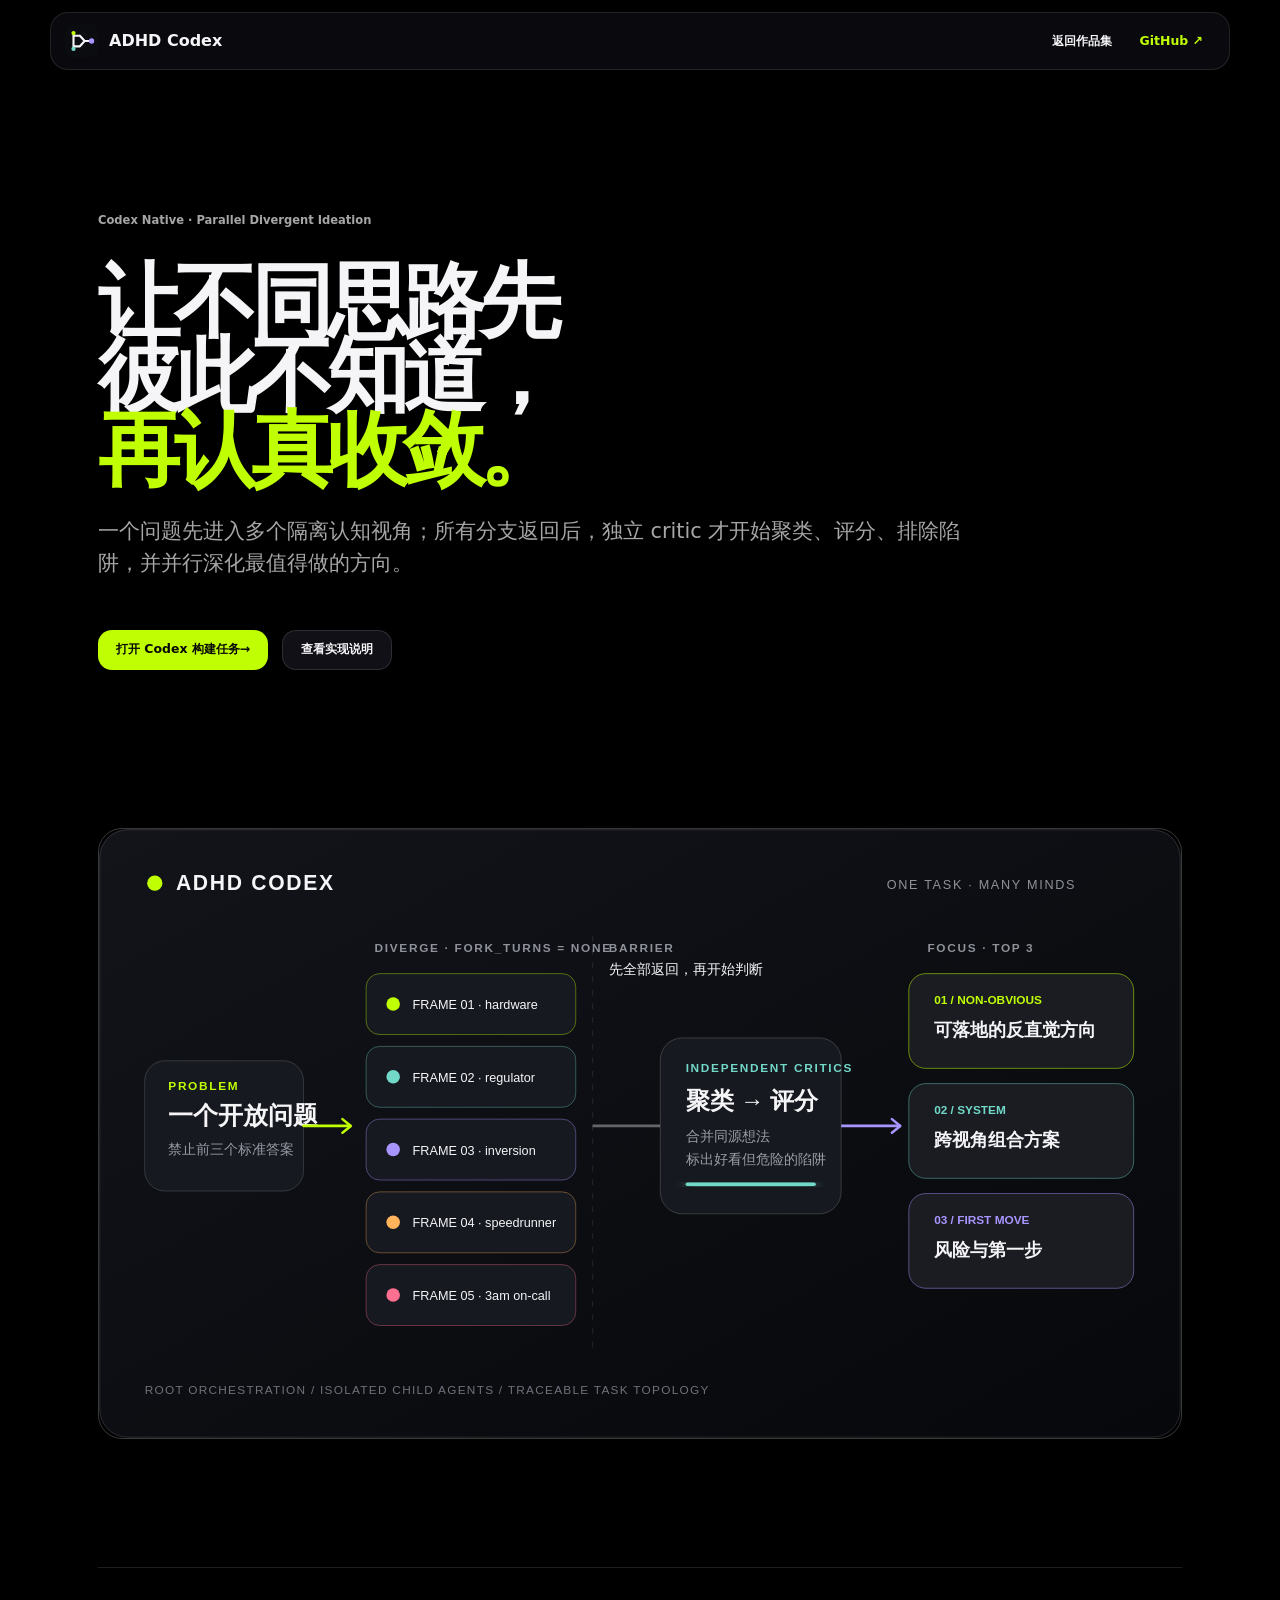
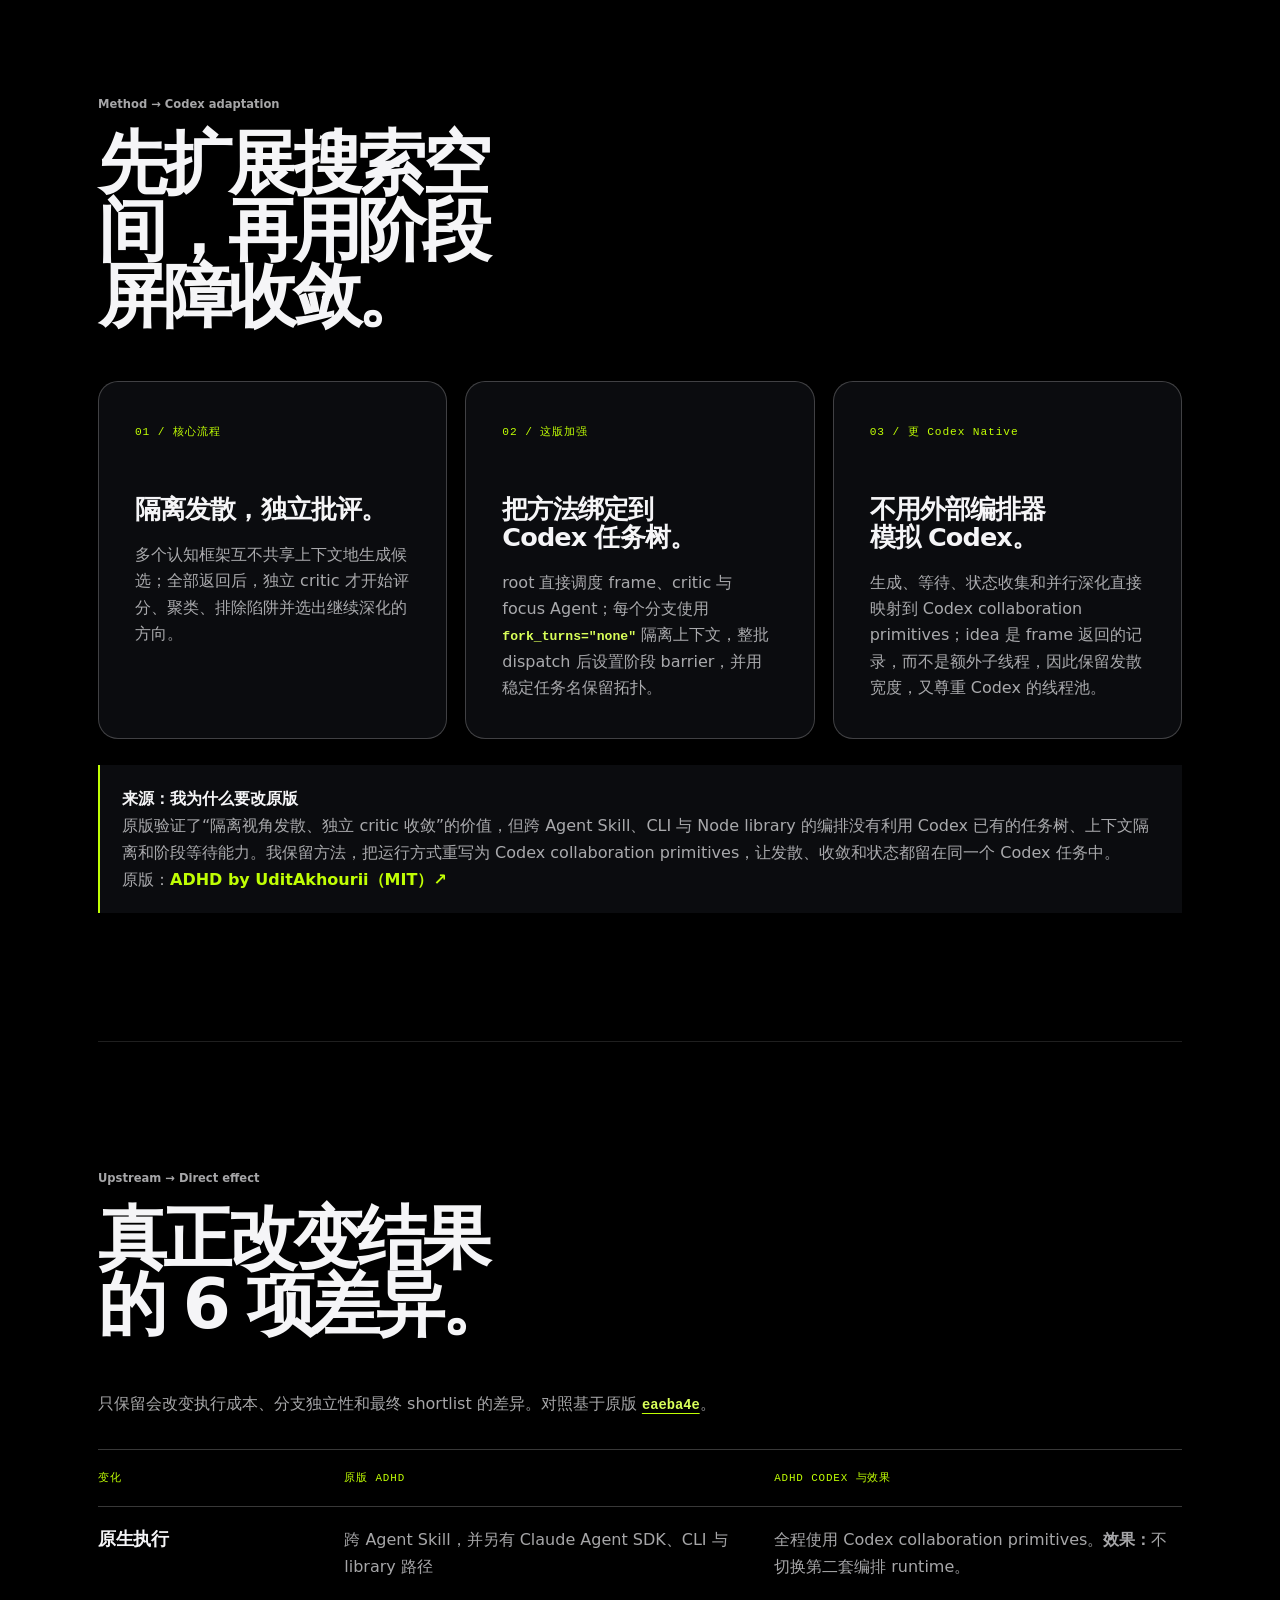
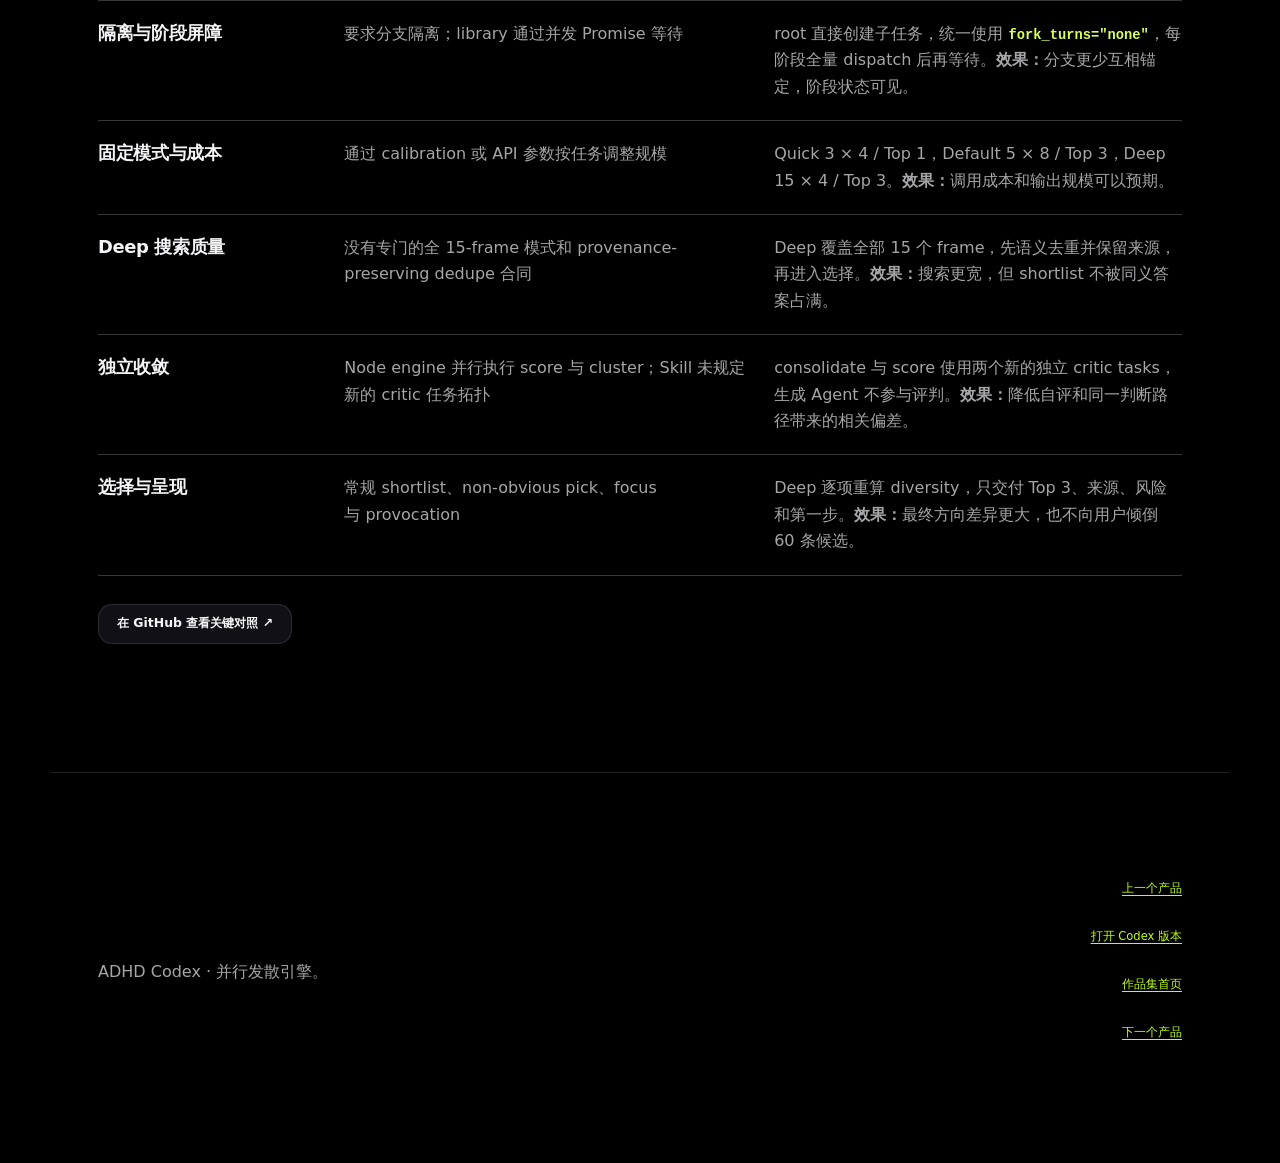
<file: adhd-codex.html>
<!doctype html>
<html lang="zh-CN">
<head>
  <meta charset="utf-8">
  <meta name="viewport" content="width=device-width, initial-scale=1">
  <meta name="description" content="ADHD Codex：把并行发散方法绑定到 Codex collaboration runtime 的原生 Skill。">
  <meta name="theme-color" content="#000000">
  <title>ADHD Codex｜并行发散引擎</title>
  <link rel="icon" href="assets/adhd-codex-logo.svg" type="image/svg+xml">
  <link rel="stylesheet" href="assets/portfolio-home.css?v=portfolio-adhd-1">
</head>
<body class="product-detail-page skill-product-page" data-story-product="adhd-codex">
  <a class="skip-link" href="#main-content">跳到主要内容</a>
  <header class="site-header" aria-label="主导航">
    <a class="product-brand" href="index.html#adhd-codex"><img src="assets/adhd-codex-logo.svg" width="34" height="34" alt=""><span>ADHD Codex</span></a>
    <nav class="site-nav"><a href="index.html#adhd-codex">返回作品集</a><a class="detail-launch" href="https://github.com/realgaoshengkai-coder/adhd-codex" target="_blank" rel="noreferrer">GitHub ↗</a></nav>
  </header>

  <main class="product-detail-main" id="main-content" tabindex="-1">
    <section class="product-detail-hero">
      <p class="section-index">Codex Native · Parallel Divergent Ideation</p>
      <h1>让不同思路先彼此不知道，<em>再认真收敛。</em></h1>
      <p class="product-detail-lead">一个问题先进入多个隔离认知视角；所有分支返回后，独立 critic 才开始聚类、评分、排除陷阱，并并行深化最值得做的方向。</p>
      <div class="product-detail-actions"><a class="primary-action" href="codex://threads/019fb10e-864d-7830-8f94-5d5882bc6954">打开 Codex 构建任务 <span aria-hidden="true">→</span></a><a class="secondary-action" href="#origin">查看实现说明</a></div>
    </section>

    <section class="skill-detail-visual-wrap" aria-label="ADHD Codex 运行拓扑">
      <img class="skill-detail-visual" src="assets/products/adhd-codex-product.svg" width="1280" height="720" alt="一个问题被分发到五个隔离认知视角，再由独立 critic 聚类评分并深化 Top 3 的运行拓扑">
    </section>

    <section class="product-shot-sequence" id="origin" aria-labelledby="adhd-origin-title">
      <p class="section-index">Method → Codex adaptation</p>
      <h2 id="adhd-origin-title">先扩展搜索空间，再用阶段屏障收敛。</h2>
      <div class="skill-principle-grid">
        <article class="skill-principle-card"><span>01 / 核心流程</span><h3>隔离发散，独立批评。</h3><p>多个认知框架互不共享上下文地生成候选；全部返回后，独立 critic 才开始评分、聚类、排除陷阱并选出继续深化的方向。</p></article>
        <article class="skill-principle-card"><span>02 / 这版加强</span><h3>把方法绑定到 Codex 任务树。</h3><p>root 直接调度 frame、critic 与 focus Agent；每个分支使用 <code>fork_turns="none"</code> 隔离上下文，整批 dispatch 后设置阶段 barrier，并用稳定任务名保留拓扑。</p></article>
        <article class="skill-principle-card"><span>03 / 更 Codex Native</span><h3>不用外部编排器模拟 Codex。</h3><p>生成、等待、状态收集和并行深化直接映射到 Codex collaboration primitives；idea 是 frame 返回的记录，而不是额外子线程，因此保留发散宽度，又尊重 Codex 的线程池。</p></article>
      </div>
      <p class="adaptation-boundary"><strong>来源：我为什么要改原版</strong><br>原版验证了“隔离视角发散、独立 critic 收敛”的价值，但跨 Agent Skill、CLI 与 Node library 的编排没有利用 Codex 已有的任务树、上下文隔离和阶段等待能力。我保留方法，把运行方式重写为 Codex collaboration primitives，让发散、收敛和状态都留在同一个 Codex 任务中。<br><span>原版：<a class="inline-source-link" href="https://github.com/UditAkhourii/adhd" target="_blank" rel="noreferrer">ADHD by UditAkhourii（MIT）↗</a></span></p>
    </section>

    <section class="product-shot-sequence difference-section" id="differences" aria-labelledby="differences-title">
      <p class="section-index">Upstream → Direct effect</p>
      <h2 id="differences-title">真正改变结果的 6 项差异。</h2>
      <p class="difference-intro">只保留会改变执行成本、分支独立性和最终 shortlist 的差异。对照基于原版 <a href="https://github.com/UditAkhourii/adhd/commit/eaeba4e98b388b8d1d31a31572d91ff989e04c00" target="_blank" rel="noreferrer"><code>eaeba4e</code></a>。</p>
      <div class="difference-matrix">
        <div class="difference-head" aria-hidden="true"><span>变化</span><span>原版 ADHD</span><span>ADHD Codex 与效果</span></div>
        <article class="difference-row">
          <h3>原生执行</h3>
          <div><span>原版 ADHD</span><p>跨 Agent Skill，并另有 Claude Agent SDK、CLI 与 library 路径</p></div>
          <div><span>ADHD Codex 与效果</span><p>全程使用 Codex collaboration primitives。<strong>效果：</strong>不切换第二套编排 runtime。</p></div>
        </article>
        <article class="difference-row">
          <h3>隔离与阶段屏障</h3>
          <div><span>原版 ADHD</span><p>要求分支隔离；library 通过并发 Promise 等待</p></div>
          <div><span>ADHD Codex 与效果</span><p>root 直接创建子任务，统一使用 <code>fork_turns=&quot;none&quot;</code>，每阶段全量 dispatch 后再等待。<strong>效果：</strong>分支更少互相锚定，阶段状态可见。</p></div>
        </article>
        <article class="difference-row">
          <h3>固定模式与成本</h3>
          <div><span>原版 ADHD</span><p>通过 calibration 或 API 参数按任务调整规模</p></div>
          <div><span>ADHD Codex 与效果</span><p>Quick 3 × 4 / Top 1，Default 5 × 8 / Top 3，Deep 15 × 4 / Top 3。<strong>效果：</strong>调用成本和输出规模可以预期。</p></div>
        </article>
        <article class="difference-row">
          <h3>Deep 搜索质量</h3>
          <div><span>原版 ADHD</span><p>没有专门的全 15-frame 模式和 provenance-preserving dedupe 合同</p></div>
          <div><span>ADHD Codex 与效果</span><p>Deep 覆盖全部 15 个 frame，先语义去重并保留来源，再进入选择。<strong>效果：</strong>搜索更宽，但 shortlist 不被同义答案占满。</p></div>
        </article>
        <article class="difference-row">
          <h3>独立收敛</h3>
          <div><span>原版 ADHD</span><p>Node engine 并行执行 score 与 cluster；Skill 未规定新的 critic 任务拓扑</p></div>
          <div><span>ADHD Codex 与效果</span><p>consolidate 与 score 使用两个新的独立 critic tasks，生成 Agent 不参与评判。<strong>效果：</strong>降低自评和同一判断路径带来的相关偏差。</p></div>
        </article>
        <article class="difference-row">
          <h3>选择与呈现</h3>
          <div><span>原版 ADHD</span><p>常规 shortlist、non-obvious pick、focus 与 provocation</p></div>
          <div><span>ADHD Codex 与效果</span><p>Deep 逐项重算 diversity，只交付 Top 3、来源、风险和第一步。<strong>效果：</strong>最终方向差异更大，也不向用户倾倒 60 条候选。</p></div>
        </article>
      </div>
      <a class="secondary-action difference-github" href="https://github.com/realgaoshengkai-coder/adhd-codex#真正影响结果的-6-个差异" target="_blank" rel="noreferrer">在 GitHub 查看关键对照 ↗</a>
    </section>
  </main>

  <footer class="site-footer compact-footer"><p>ADHD Codex · 并行发散引擎。</p><nav class="footer-links"><a href="goal-signal.html">上一个产品</a><a href="codex://threads/019fb10e-864d-7830-8f94-5d5882bc6954">打开 Codex 版本</a><a href="index.html#adhd-codex">作品集首页</a><a href="sculptor-skill.html">下一个产品</a></nav></footer>
</body>
</html>
</file>
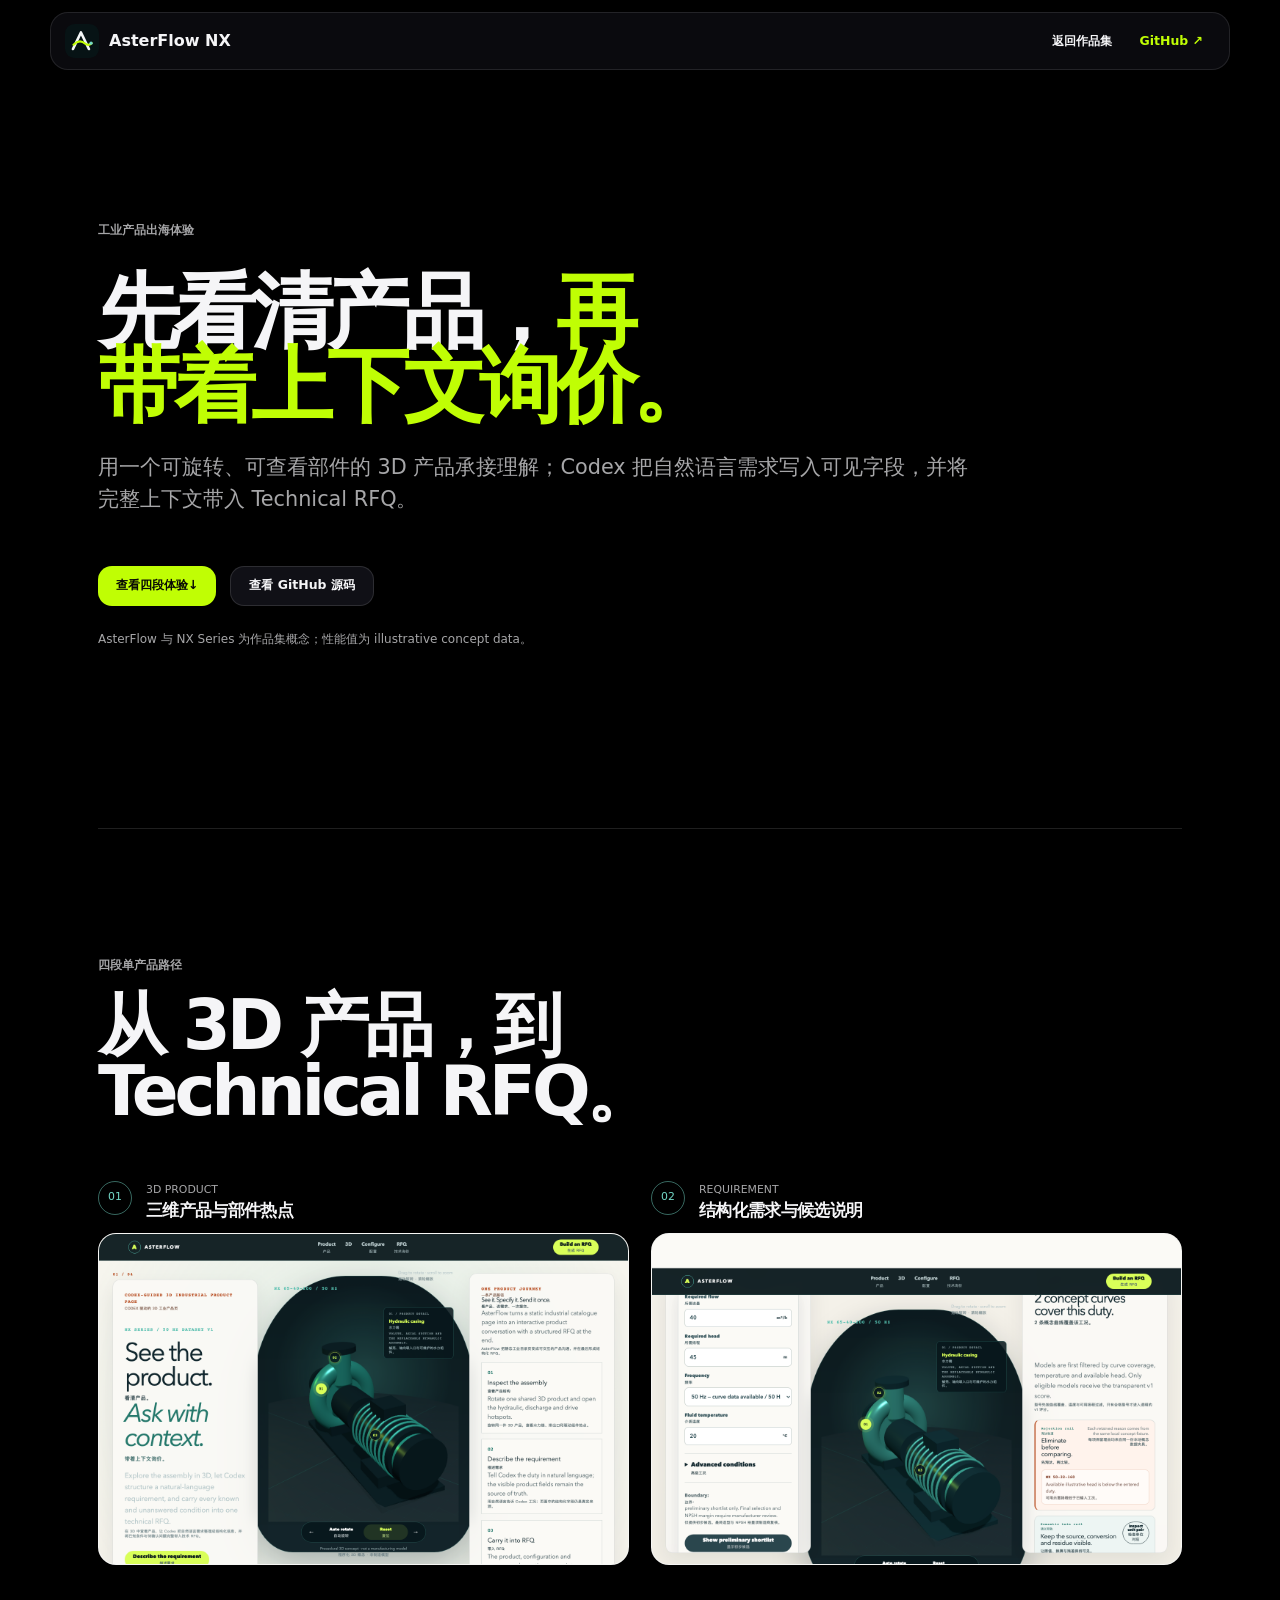
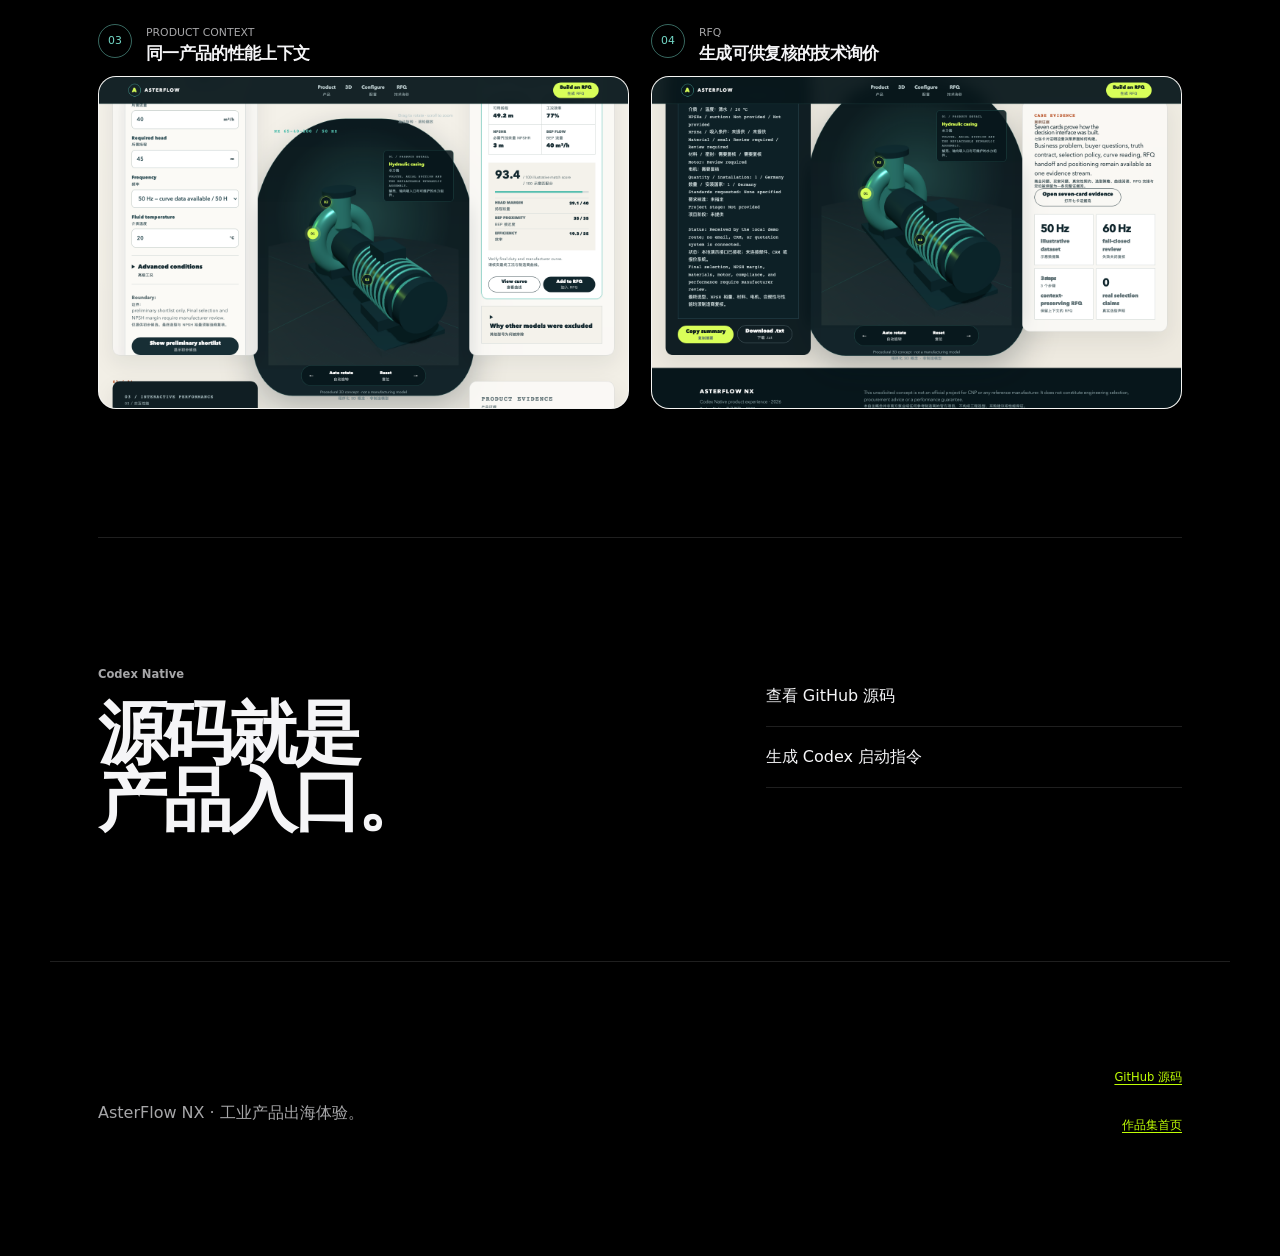
<file: asterflow.html>
<!doctype html>
<html lang="zh-CN"><head><meta charset="utf-8"><meta name="viewport" content="width=device-width,initial-scale=1"><meta name="description" content="AsterFlow NX：Codex 驱动的 3D 工业产品页与 Technical RFQ 体验。"><meta name="theme-color" content="#071b1a"><title>AsterFlow NX｜工业产品出海体验</title><link rel="icon" href="assets/asterflow-logo.svg" type="image/svg+xml"><link rel="stylesheet" href="assets/portfolio-home.css?v=header-logos-1"></head>
<body class="product-detail-page asterflow-detail" data-story-product="asterflow"><a class="skip-link" href="#main-content">跳到主要内容</a><header class="site-header" aria-label="主导航"><a class="product-brand" href="index.html#asterflow"><img src="assets/asterflow-logo.svg" width="34" height="34" alt=""><span>AsterFlow NX</span></a><nav class="site-nav"><a href="index.html#asterflow">返回作品集</a><a class="detail-launch" href="https://github.com/realgaoshengkai-coder/asterflow-nx" target="_blank" rel="noreferrer">GitHub ↗</a></nav></header>
<main class="product-detail-main" id="main-content" tabindex="-1"><section class="product-detail-hero"><p class="section-index">工业产品出海体验</p><h1>先看清产品，<em>再带着上下文询价。</em></h1><p class="product-detail-lead">用一个可旋转、可查看部件的 3D 产品承接理解；Codex 把自然语言需求写入可见字段，并将完整上下文带入 Technical RFQ。</p><div class="asterflow-actions"><a class="primary-action" href="#screens">查看四段体验 <span aria-hidden="true">↓</span></a><a class="secondary-action" href="https://github.com/realgaoshengkai-coder/asterflow-nx" target="_blank" rel="noreferrer">查看 GitHub 源码</a></div><p class="concept-boundary">AsterFlow 与 NX Series 为作品集概念；性能值为 illustrative concept data。</p></section>
<section class="product-shot-sequence" id="screens" aria-labelledby="asterflow-sequence"><p class="section-index">四段单产品路径</p><h2 id="asterflow-sequence">从 3D 产品，到 Technical RFQ。</h2><div class="shot-grid">
<article class="shot-card"><header><span class="asterflow-step">01</span><div><span>3D PRODUCT</span><h3>三维产品与部件热点</h3></div></header><img src="assets/asterflow/screenshots/01-product-overview.png" alt="AsterFlow NX 三维泵模型与三个部件热点" width="1440" height="900" loading="lazy" decoding="async"></article>
<article class="shot-card"><header><span class="asterflow-step">02</span><div><span>REQUIREMENT</span><h3>结构化需求与候选说明</h3></div></header><img src="assets/asterflow/screenshots/02-duty-shortlist.png" alt="工况输入、排除原因与初步候选列表" width="1440" height="900" loading="lazy" decoding="async"></article>
<article class="shot-card"><header><span class="asterflow-step">03</span><div><span>PRODUCT CONTEXT</span><h3>同一产品的性能上下文</h3></div></header><img src="assets/asterflow/screenshots/03-performance-evidence.png" alt="性能曲线、评分与证据状态界面" width="1440" height="900" loading="lazy" decoding="async"></article>
<article class="shot-card"><header><span class="asterflow-step">04</span><div><span>RFQ</span><h3>生成可供复核的技术询价</h3></div></header><img src="assets/asterflow/screenshots/04-technical-rfq.png" alt="继承工况和候选信息的技术询价界面" width="1440" height="900" loading="lazy" decoding="async"></article>
</div></section><section class="asterflow-delivery"><div><p class="section-index">Codex Native</p><h2>源码就是产品入口。</h2></div><div class="delivery-links"><a href="https://github.com/realgaoshengkai-coder/asterflow-nx" target="_blank" rel="noreferrer">查看 GitHub 源码</a><a href="start.html?product=asterflow-nx">生成 Codex 启动指令</a></div></section></main><footer class="site-footer compact-footer"><p>AsterFlow NX · 工业产品出海体验。</p><nav class="footer-links"><a href="https://github.com/realgaoshengkai-coder/asterflow-nx" target="_blank" rel="noreferrer">GitHub 源码</a><a href="index.html">作品集首页</a></nav></footer></body></html>
</file>
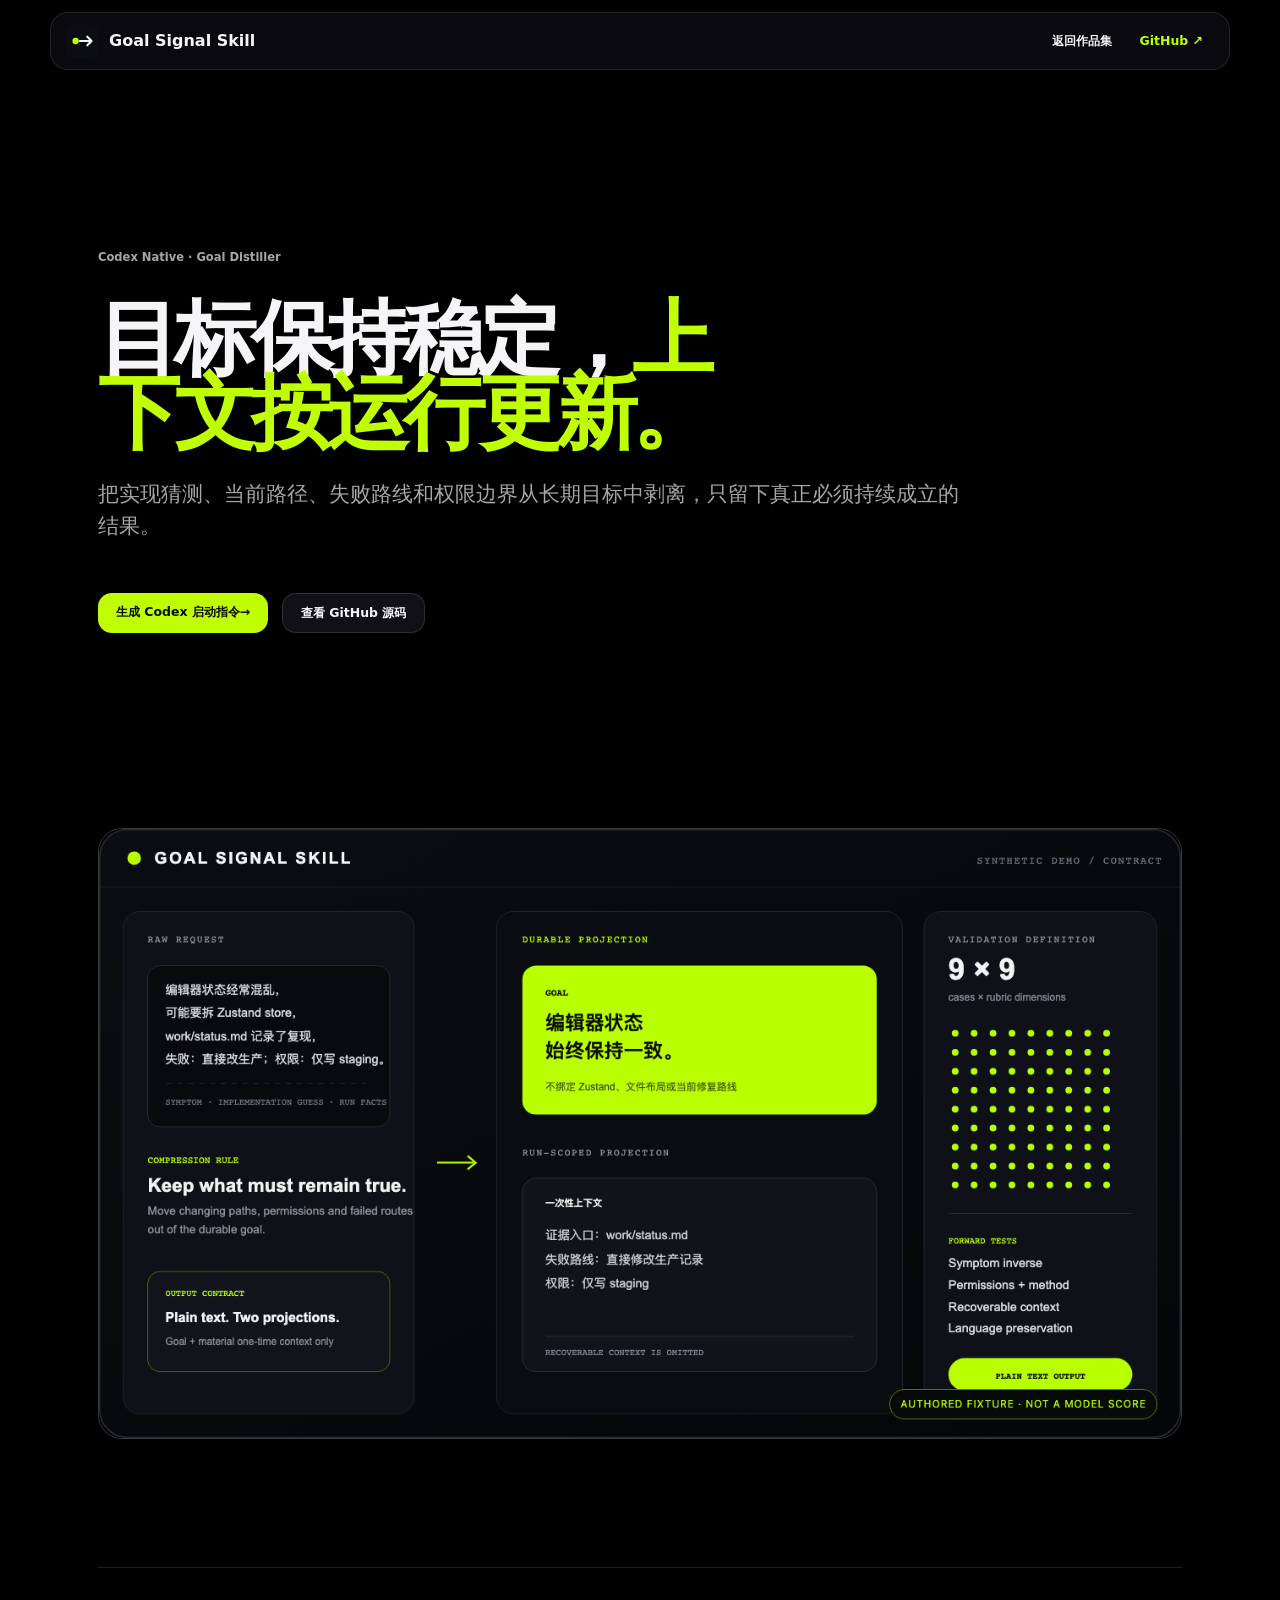
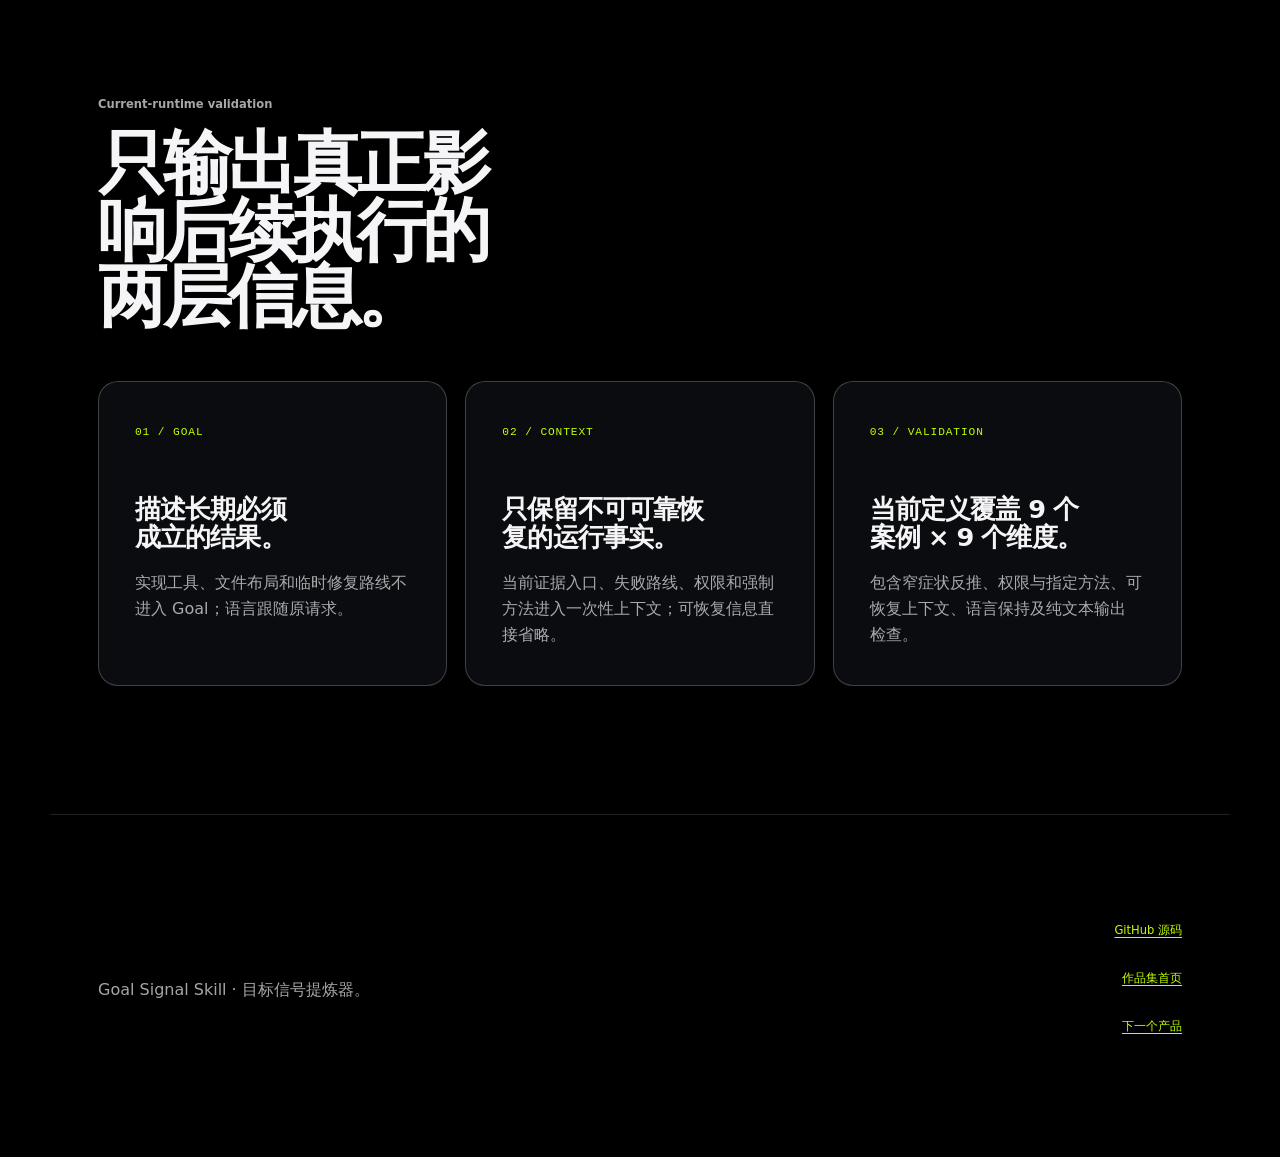
<file: goal-signal.html>
<!doctype html>
<html lang="zh-CN">
<head>
  <meta charset="utf-8">
  <meta name="viewport" content="width=device-width, initial-scale=1">
  <meta name="description" content="Goal Signal Skill：把模糊请求压缩为持久 Goal 与一次性上下文。">
  <meta name="theme-color" content="#000000">
  <title>Goal Signal Skill｜目标信号提炼器</title>
  <link rel="icon" href="assets/goal-signal-logo.svg" type="image/svg+xml">
  <link rel="stylesheet" href="assets/portfolio-home.css?v=header-logos-1">
</head>
<body class="product-detail-page skill-product-page" data-story-product="goal-signal">
  <a class="skip-link" href="#main-content">跳到主要内容</a>
  <header class="site-header" aria-label="主导航">
    <a class="product-brand" href="index.html#goal-signal"><img src="assets/goal-signal-logo.svg" width="34" height="34" alt=""><span>Goal Signal Skill</span></a>
    <nav class="site-nav"><a href="index.html#goal-signal">返回作品集</a><a class="detail-launch" href="https://github.com/realgaoshengkai-coder/goal-signal" target="_blank" rel="noreferrer">GitHub ↗</a></nav>
  </header>
  <main class="product-detail-main" id="main-content" tabindex="-1">
    <section class="product-detail-hero">
      <p class="section-index">Codex Native · Goal Distiller</p>
      <h1>目标保持稳定，<em>上下文按运行更新。</em></h1>
      <p class="product-detail-lead">把实现猜测、当前路径、失败路线和权限边界从长期目标中剥离，只留下真正必须持续成立的结果。</p>
      <div class="product-detail-actions"><a class="primary-action" href="start.html?product=goal-signal">生成 Codex 启动指令 <span aria-hidden="true">→</span></a><a class="secondary-action" href="https://github.com/realgaoshengkai-coder/goal-signal" target="_blank" rel="noreferrer">查看 GitHub 源码</a></div>
    </section>
    <section class="skill-detail-visual-wrap" aria-label="Goal Signal Skill 产品界面">
      <img class="skill-detail-visual" src="assets/products/goal-signal-product.png" width="1280" height="720" alt="Goal Signal synthetic demo 将原始请求拆分为持久 Goal、一次性上下文和 9 × 9 验证定义">
    </section>
    <section class="product-shot-sequence" id="flow" aria-labelledby="goal-flow-title">
      <p class="section-index">Current-runtime validation</p>
      <h2 id="goal-flow-title">只输出真正影响后续执行的两层信息。</h2>
      <div class="skill-principle-grid">
        <article class="skill-principle-card"><span>01 / GOAL</span><h3>描述长期必须成立的结果。</h3><p>实现工具、文件布局和临时修复路线不进入 Goal；语言跟随原请求。</p></article>
        <article class="skill-principle-card"><span>02 / CONTEXT</span><h3>只保留不可可靠恢复的运行事实。</h3><p>当前证据入口、失败路线、权限和强制方法进入一次性上下文；可恢复信息直接省略。</p></article>
        <article class="skill-principle-card"><span>03 / VALIDATION</span><h3>当前定义覆盖 9 个案例 × 9 个维度。</h3><p>包含窄症状反推、权限与指定方法、可恢复上下文、语言保持及纯文本输出检查。</p></article>
      </div>
    </section>
  </main>
  <footer class="site-footer compact-footer"><p>Goal Signal Skill · 目标信号提炼器。</p><nav class="footer-links"><a href="https://github.com/realgaoshengkai-coder/goal-signal" target="_blank" rel="noreferrer">GitHub 源码</a><a href="index.html#goal-signal">作品集首页</a><a href="adhd-codex.html">下一个产品</a></nav></footer>
</body>
</html>
</file>
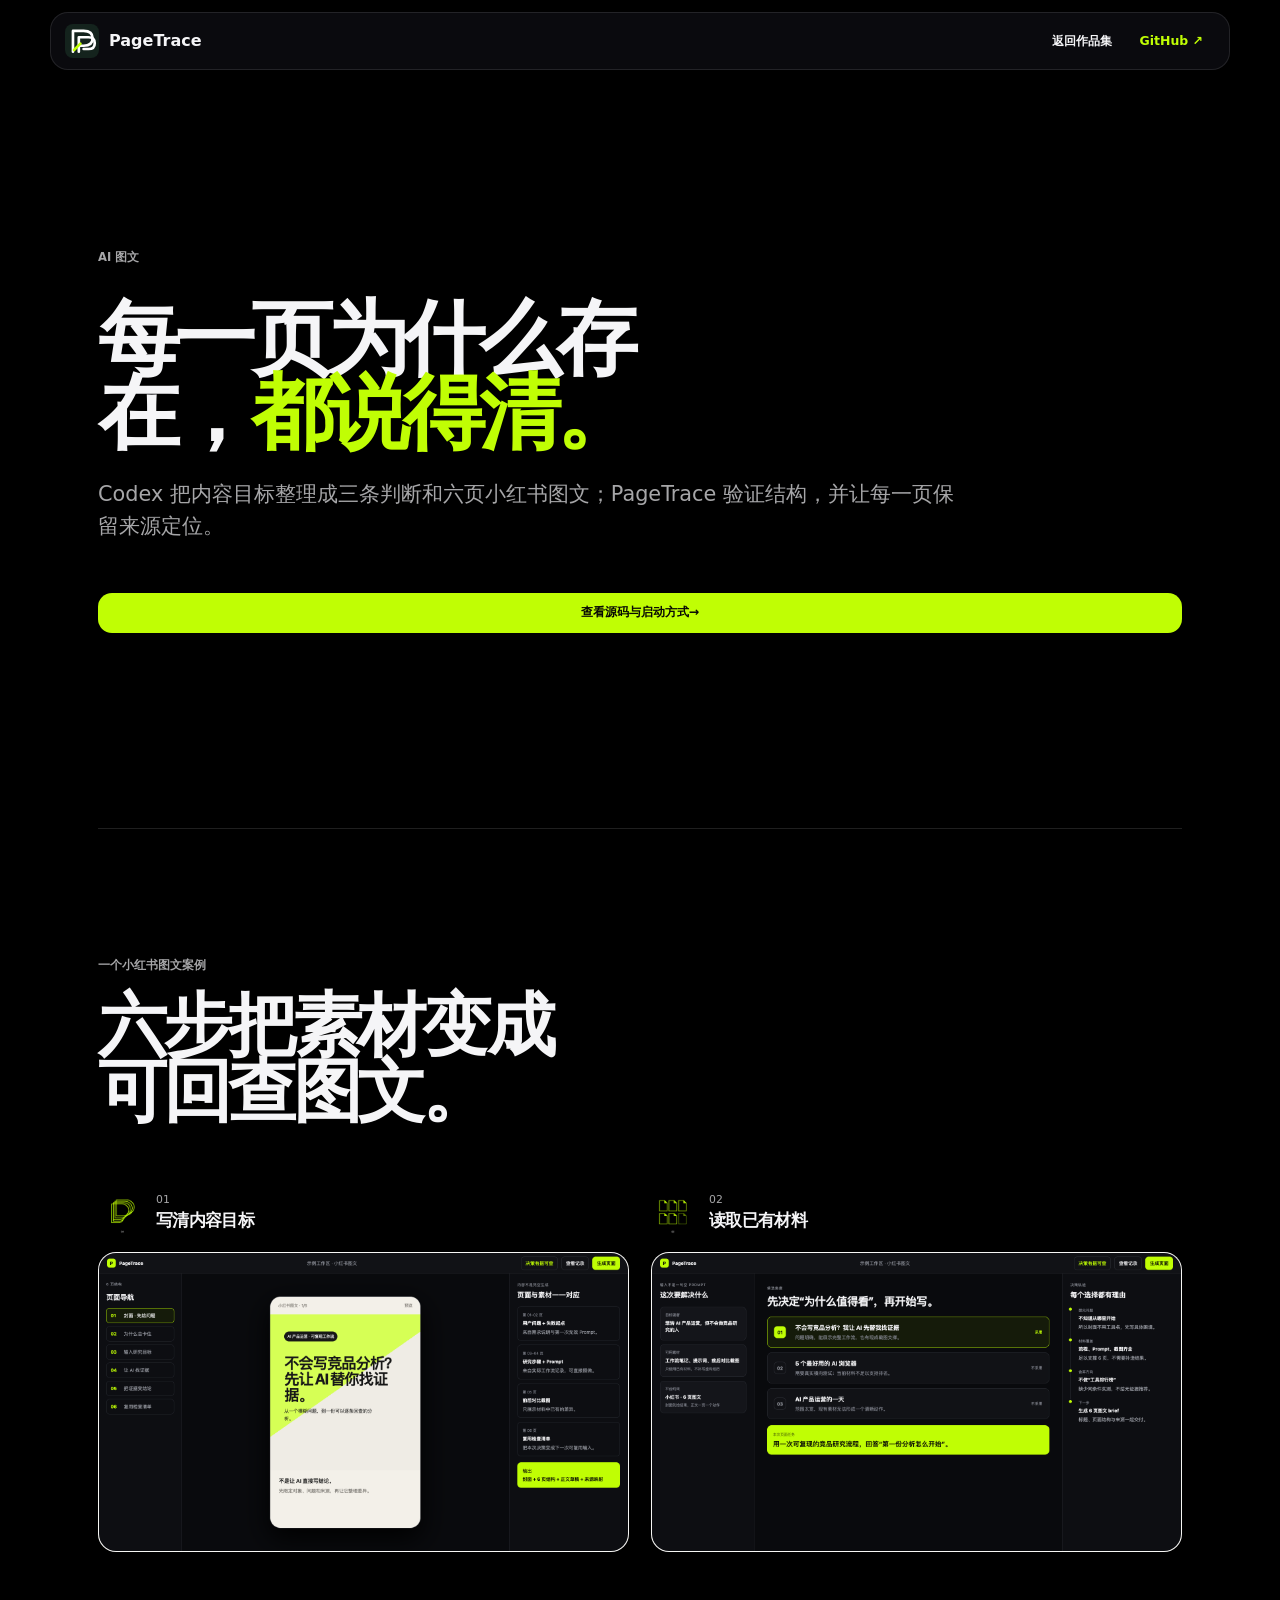
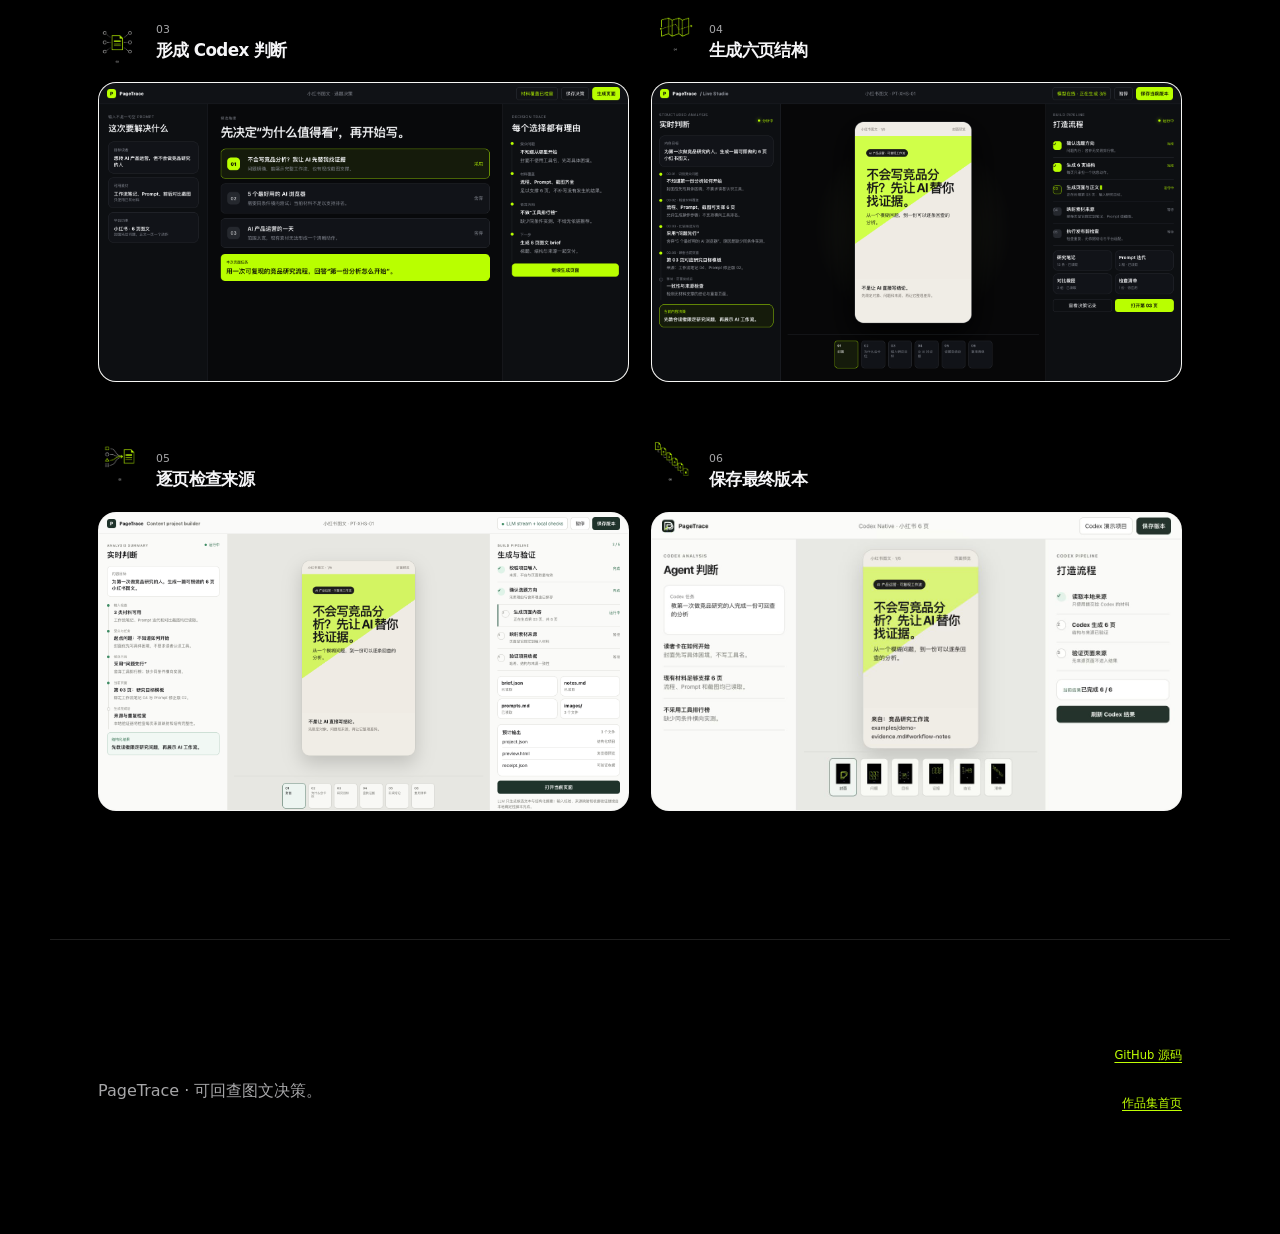
<file: pagetrace.html>
<!doctype html>
<html lang="zh-CN"><head><meta charset="utf-8"><meta name="viewport" content="width=device-width, initial-scale=1"><meta name="description" content="PageTrace：从内容目标到六页可回查的小红书图文。"><meta name="theme-color" content="#000"><title>PageTrace｜可回查图文决策</title><link rel="icon" href="assets/pagetrace-logo.svg" type="image/svg+xml"><link rel="stylesheet" href="assets/portfolio-home.css?v=header-logos-1"></head>
<body class="product-detail-page pagetrace-detail" data-story-product="pagetrace"><a class="skip-link" href="#main-content">跳到主要内容</a><header class="site-header" aria-label="主导航"><a class="product-brand" href="index.html#pagetrace"><img src="assets/pagetrace-logo.svg" width="34" height="34" alt=""><span>PageTrace</span></a><nav class="site-nav"><a href="index.html#pagetrace">返回作品集</a><a class="detail-launch" href="https://github.com/realgaoshengkai-coder/pagetrace" target="_blank" rel="noreferrer">GitHub ↗</a></nav></header>
<main class="product-detail-main" id="main-content" tabindex="-1"><section class="product-detail-hero"><p class="section-index">AI 图文</p><h1>每一页为什么存在，<em>都说得清。</em></h1><p class="product-detail-lead">Codex 把内容目标整理成三条判断和六页小红书图文；PageTrace 验证结构，并让每一页保留来源定位。</p><a class="primary-action" href="https://github.com/realgaoshengkai-coder/pagetrace" target="_blank" rel="noreferrer">查看源码与启动方式 <span aria-hidden="true">→</span></a></section>
<section class="product-shot-sequence" aria-labelledby="page-sequence"><p class="section-index">一个小红书图文案例</p><h2 id="page-sequence">六步把素材变成可回查图文。</h2><div class="shot-grid">
<article class="shot-card"><header><i class="story-symbol symbol-1"></i><div><span>01</span><h3>写清内容目标</h3></div></header><img src="assets/products/pagetrace-brief.png" alt="图文内容目标输入界面截图" width="1600" height="900" loading="lazy" decoding="async"></article>
<article class="shot-card"><header><i class="story-symbol symbol-2"></i><div><span>02</span><h3>读取已有材料</h3></div></header><img src="assets/products/pagetrace-cluster.png" alt="素材和主题聚类界面截图" width="1600" height="900" loading="lazy" decoding="async"></article>
<article class="shot-card"><header><i class="story-symbol symbol-3"></i><div><span>03</span><h3>形成 Codex 判断</h3></div></header><img src="assets/products/pagetrace-a1.png" alt="Codex 内容判断界面截图" width="1600" height="900" loading="lazy" decoding="async"></article>
<article class="shot-card"><header><i class="story-symbol symbol-4"></i><div><span>04</span><h3>生成六页结构</h3></div></header><img src="assets/products/pagetrace-live.png" alt="六页图文结构生成界面截图" width="1600" height="900" loading="lazy" decoding="async"></article>
<article class="shot-card"><header><i class="story-symbol symbol-5"></i><div><span>05</span><h3>逐页检查来源</h3></div></header><img src="assets/products/pagetrace-final-feasible.png" alt="页面来源检查界面截图" width="1600" height="900" loading="lazy" decoding="async"></article>
<article class="shot-card"><header><i class="story-symbol symbol-6"></i><div><span>06</span><h3>保存最终版本</h3></div></header><img src="assets/products/pagetrace-runtime.png" alt="PageTrace Codex Native 六页图文与来源定位界面" width="1280" height="720" loading="lazy" decoding="async"></article>
</div></section></main><footer class="site-footer compact-footer"><p>PageTrace · 可回查图文决策。</p><nav class="footer-links"><a href="https://github.com/realgaoshengkai-coder/pagetrace" target="_blank" rel="noreferrer">GitHub 源码</a><a href="index.html">作品集首页</a></nav></footer></body></html>
</file>
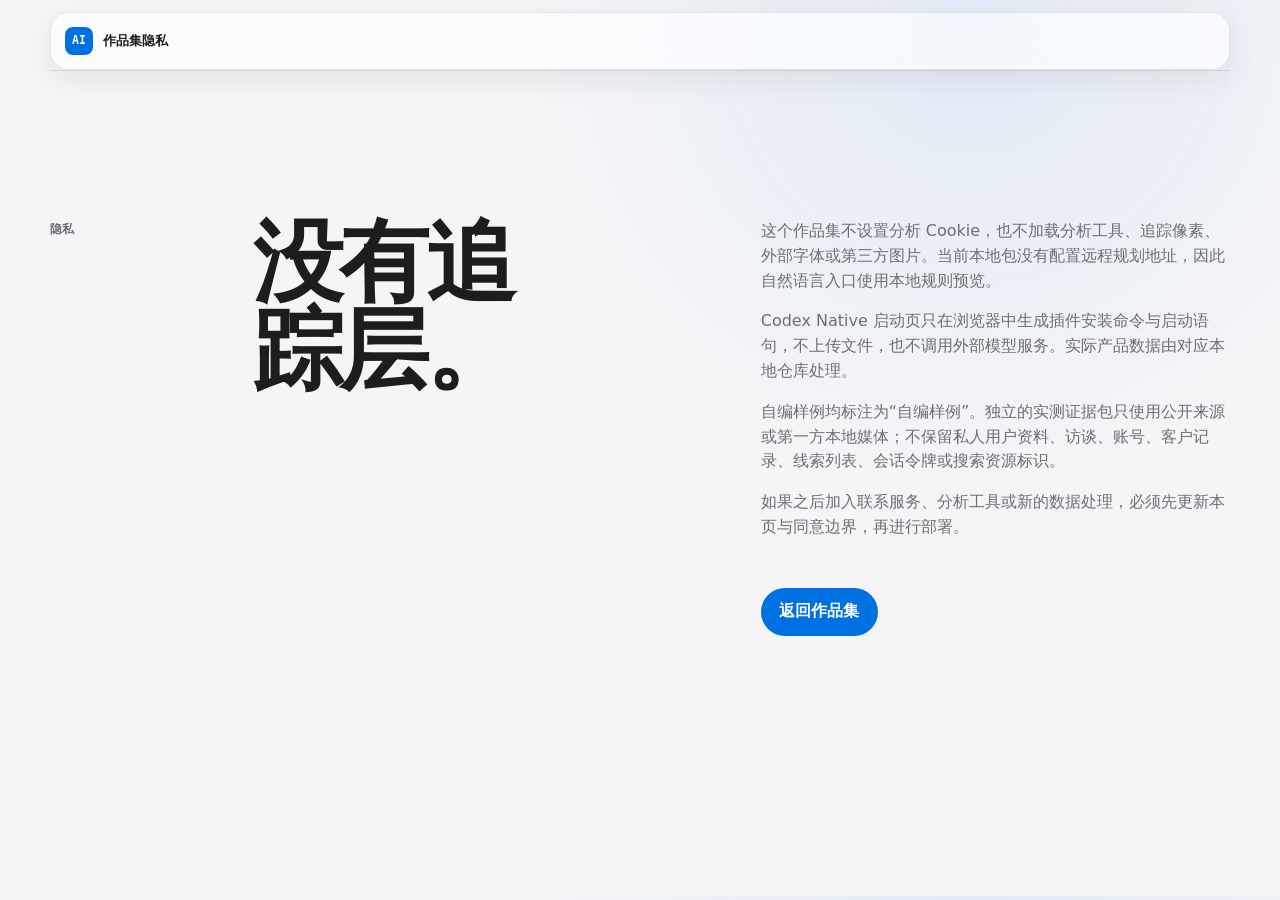
<file: privacy.html>
<!doctype html>
<html lang="zh-CN">
<head>
  <meta charset="utf-8">
  <meta name="viewport" content="width=device-width, initial-scale=1">
  <meta name="description" content="AI 产品与增长作品集的隐私边界。">
  <title>隐私 | AI 产品与增长作品集</title>
  <link rel="icon" href="assets/favicon.svg" type="image/svg+xml">
  <link rel="stylesheet" href="assets/portfolio.css">
</head>
<body>
  <a class="skip-link" href="#main-content">跳到主要内容</a>
  <header class="site-header">
    <a class="wordmark" href="index.html"><span class="wordmark-mark" aria-hidden="true">AI</span>作品集隐私</a>
  </header>
  <main class="page" id="main-content" tabindex="-1">
    <section class="section" aria-labelledby="privacy-title">
      <div class="section-index">隐私</div>
      <div class="section-title"><h1 id="privacy-title" style="font-size: clamp(3rem, 7vw, 6rem);">没有追踪层。</h1></div>
      <div class="section-body">
        <p>这个作品集不设置分析 Cookie，也不加载分析工具、追踪像素、外部字体或第三方图片。当前本地包没有配置远程规划地址，因此自然语言入口使用本地规则预览。</p>
        <p>Codex Native 启动页只在浏览器中生成插件安装命令与启动语句，不上传文件，也不调用外部模型服务。实际产品数据由对应本地仓库处理。</p>
        <p>自编样例均标注为“自编样例”。独立的实测证据包只使用公开来源或第一方本地媒体；不保留私人用户资料、访谈、账号、客户记录、线索列表、会话令牌或搜索资源标识。</p>
        <p>如果之后加入联系服务、分析工具或新的数据处理，必须先更新本页与同意边界，再进行部署。</p>
        <a class="hero-link" href="index.html">返回作品集</a>
      </div>
    </section>
  </main>
</body>
</html>
</file>
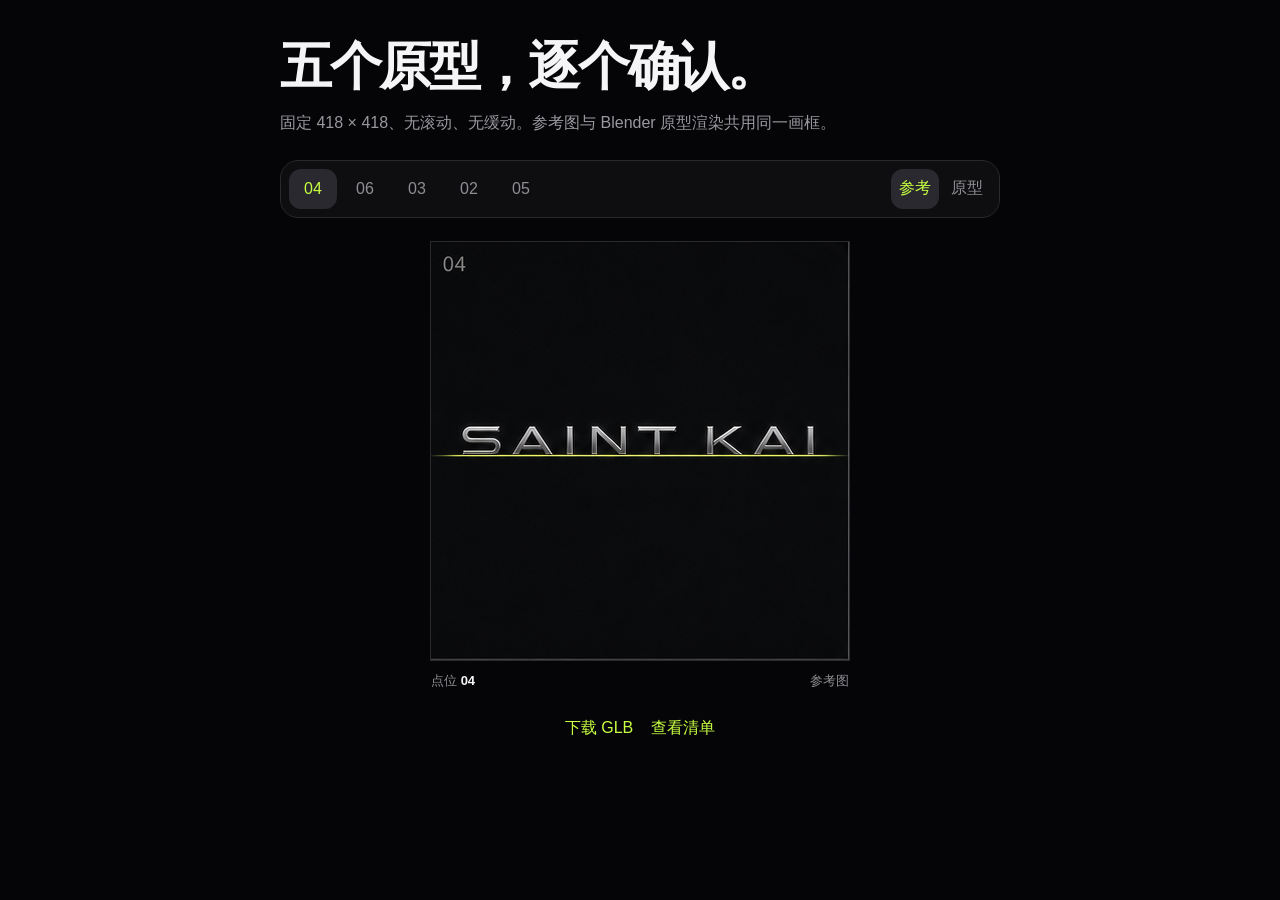
<file: saint-kai-prototypes.html>
<!doctype html>
<html lang="zh-CN">
<head>
  <meta charset="utf-8">
  <meta name="viewport" content="width=device-width, initial-scale=1">
  <title>Saint Kai｜五个三维原型校准</title>
  <style>
    :root { color-scheme: dark; font-family: -apple-system, BlinkMacSystemFont, "SF Pro Text", sans-serif; }
    * { box-sizing: border-box; }
    body { margin: 0; min-height: 100vh; background: #050507; color: #f5f5f7; }
    main { width: min(100% - 24px, 720px); margin: 0 auto; padding: 32px 0 56px; }
    header { margin-bottom: 24px; }
    h1 { margin: 0 0 8px; font-size: clamp(28px, 6vw, 52px); letter-spacing: -.045em; }
    p { margin: 0; color: #98989f; line-height: 1.6; }
    .controls { position: sticky; top: 12px; z-index: 2; display: flex; justify-content: space-between; gap: 12px; margin: 24px 0; padding: 8px; border: 1px solid #28282d; border-radius: 18px; background: rgba(16, 16, 20, .88); backdrop-filter: blur(18px); }
    .group { display: flex; gap: 4px; }
    button { min-width: 48px; min-height: 40px; border: 0; border-radius: 12px; background: transparent; color: #8e8e93; font: inherit; cursor: pointer; }
    button[aria-pressed="true"] { background: #29292f; color: #c8ff42; }
    .frame { position: relative; width: 418px; height: 418px; max-width: 100%; margin: 0 auto; overflow: hidden; outline: 1px solid #2a2a30; background: #070709; }
    .reference, .prototype { position: absolute; inset: 0; width: 100%; height: 100%; }
    .reference { background-image: url("assets/saint-kai-b-grid.png"); background-size: 300% 300%; background-repeat: no-repeat; }
    .prototype { display: block; object-fit: cover; }
    .frame[data-mode="reference"] .prototype { display: none; }
    .frame[data-mode="prototype"] .reference { display: none; }
    .status { display: flex; justify-content: space-between; width: 418px; max-width: 100%; margin: 12px auto 0; color: #8e8e93; font-size: 13px; }
    .status strong { color: #f5f5f7; font-weight: 600; }
    .links { display: flex; justify-content: center; gap: 18px; margin-top: 28px; }
    a { color: #c8ff42; text-decoration: none; }
    @media (max-width: 450px) {
      .controls { align-items: stretch; flex-direction: column; }
      .group { justify-content: center; }
      .frame { height: auto; aspect-ratio: 1; }
    }
  </style>
</head>
<body>
  <main>
    <header>
      <h1>五个原型，逐个确认。</h1>
      <p>固定 418 × 418、无滚动、无缓动。参考图与 Blender 原型渲染共用同一画框。</p>
    </header>

    <nav class="controls" aria-label="原型校准">
      <div class="group" aria-label="点位">
        <button type="button" data-state="04" aria-pressed="true">04</button>
        <button type="button" data-state="06" aria-pressed="false">06</button>
        <button type="button" data-state="03" aria-pressed="false">03</button>
        <button type="button" data-state="02" aria-pressed="false">02</button>
        <button type="button" data-state="05" aria-pressed="false">05</button>
      </div>
      <div class="group" aria-label="视图">
        <button type="button" data-mode="reference" aria-pressed="true">参考</button>
        <button type="button" data-mode="prototype" aria-pressed="false">原型</button>
      </div>
    </nav>

    <div class="frame" data-mode="reference">
      <div class="reference" role="img" aria-label="参考图 04"></div>
      <img class="prototype" src="assets/saint-kai/prototypes/renders/04.png?v=1" width="418" height="418" decoding="async" alt="三维原型渲染 04">
    </div>
    <div class="status"><span>点位 <strong data-current-state>04</strong></span><span data-current-mode>参考图</span></div>
    <div class="links">
      <a data-model-link href="assets/saint-kai/prototypes/saint-kai-04.glb">下载 GLB</a>
      <a href="assets/saint-kai/prototypes/manifest.json">查看清单</a>
    </div>
  </main>

  <script>
    const positions = { "04": "0% 50%", "06": "100% 50%", "03": "100% 0%", "02": "50% 0%", "05": "50% 50%" };
    const frame = document.querySelector(".frame");
    const reference = document.querySelector(".reference");
    const prototype = document.querySelector(".prototype");
    const currentState = document.querySelector("[data-current-state]");
    const currentMode = document.querySelector("[data-current-mode]");
    const modelLink = document.querySelector("[data-model-link]");
    let state = "04";
    let mode = "reference";

    function update() {
      frame.dataset.mode = mode;
      reference.style.backgroundPosition = positions[state];
      reference.setAttribute("aria-label", `参考图 ${state}`);
      prototype.src = `assets/saint-kai/prototypes/renders/${state}.png?v=1`;
      prototype.alt = `三维原型渲染 ${state}`;
      currentState.textContent = state;
      currentMode.textContent = mode === "reference" ? "参考图" : "Blender 原型";
      modelLink.href = `assets/saint-kai/prototypes/saint-kai-${state}.glb`;
      document.querySelectorAll("[data-state]").forEach(button => button.setAttribute("aria-pressed", String(button.dataset.state === state)));
      document.querySelectorAll("[data-mode]").forEach(button => button.setAttribute("aria-pressed", String(button.dataset.mode === mode)));
    }

    document.querySelectorAll("[data-state]").forEach(button => button.addEventListener("click", () => { state = button.dataset.state; update(); }));
    document.querySelectorAll("[data-mode]").forEach(button => button.addEventListener("click", () => { mode = button.dataset.mode; update(); }));
    update();
  </script>
</body>
</html>
</file>
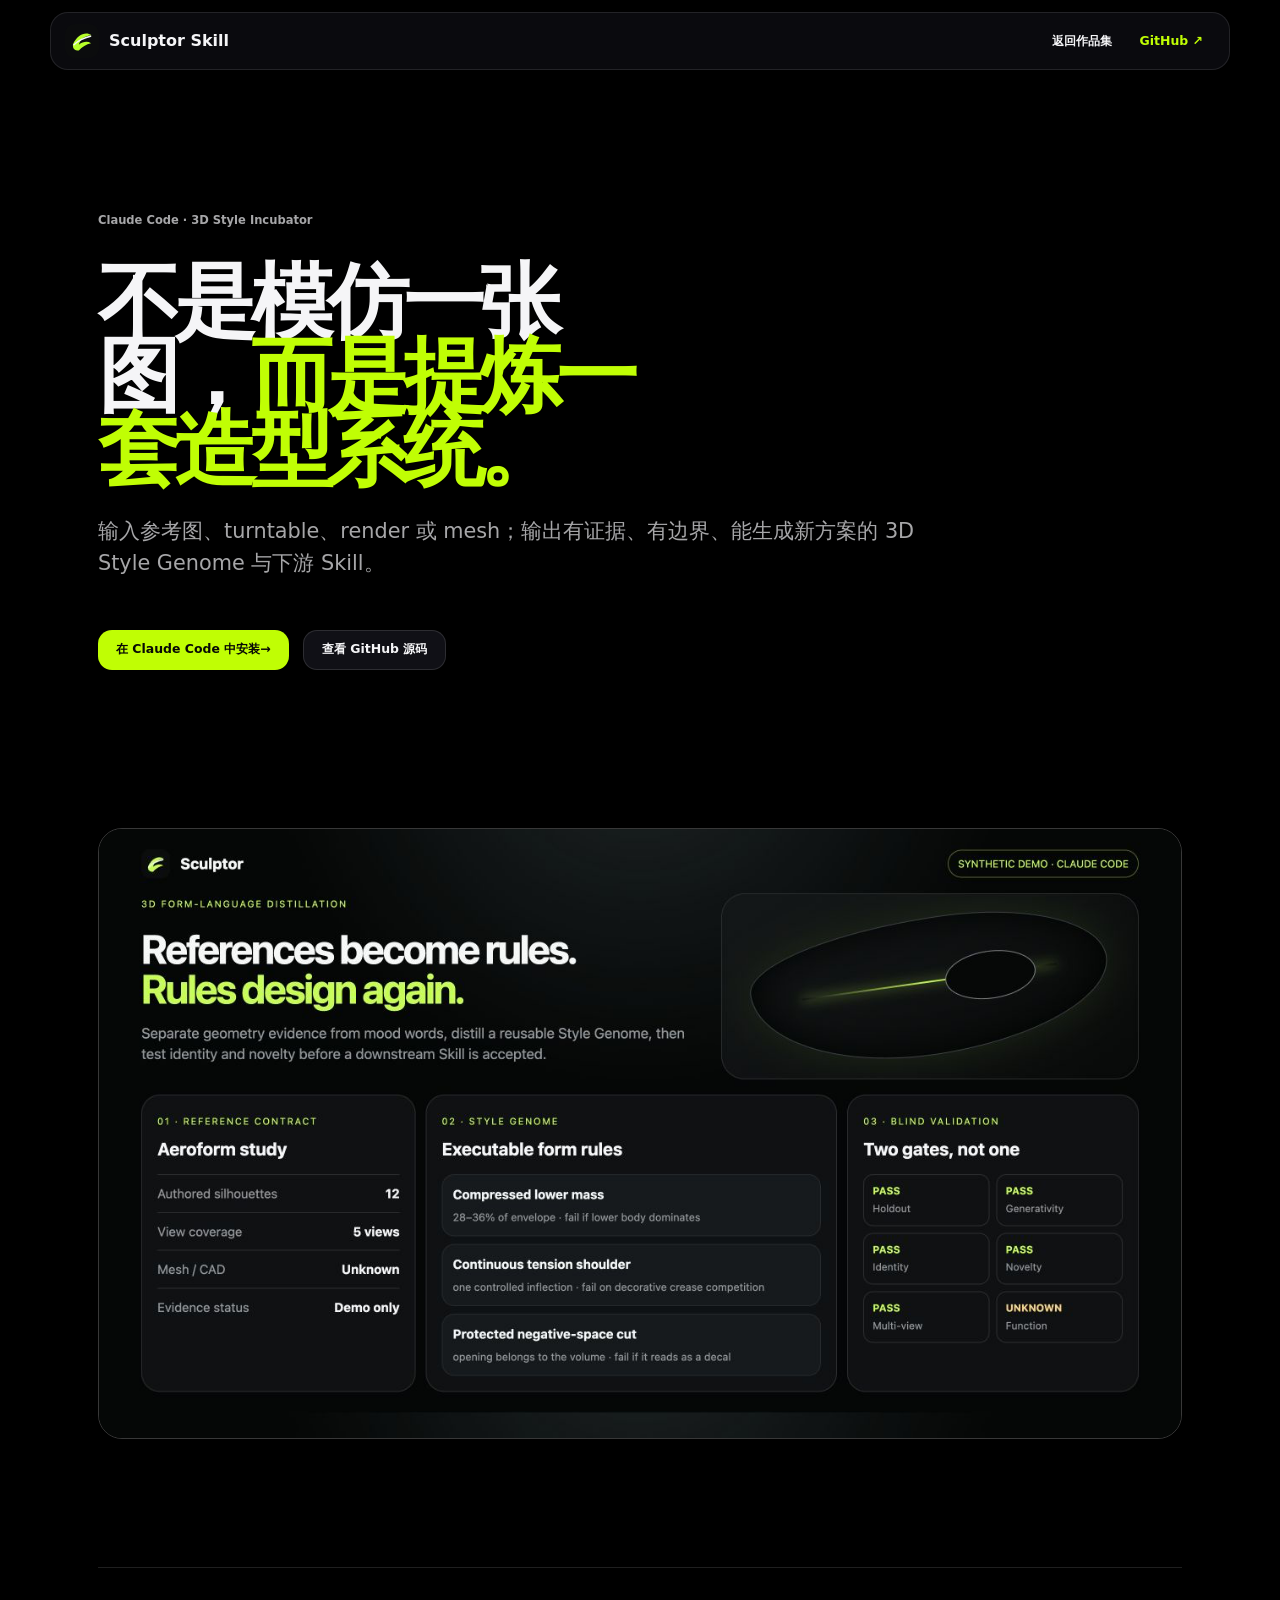
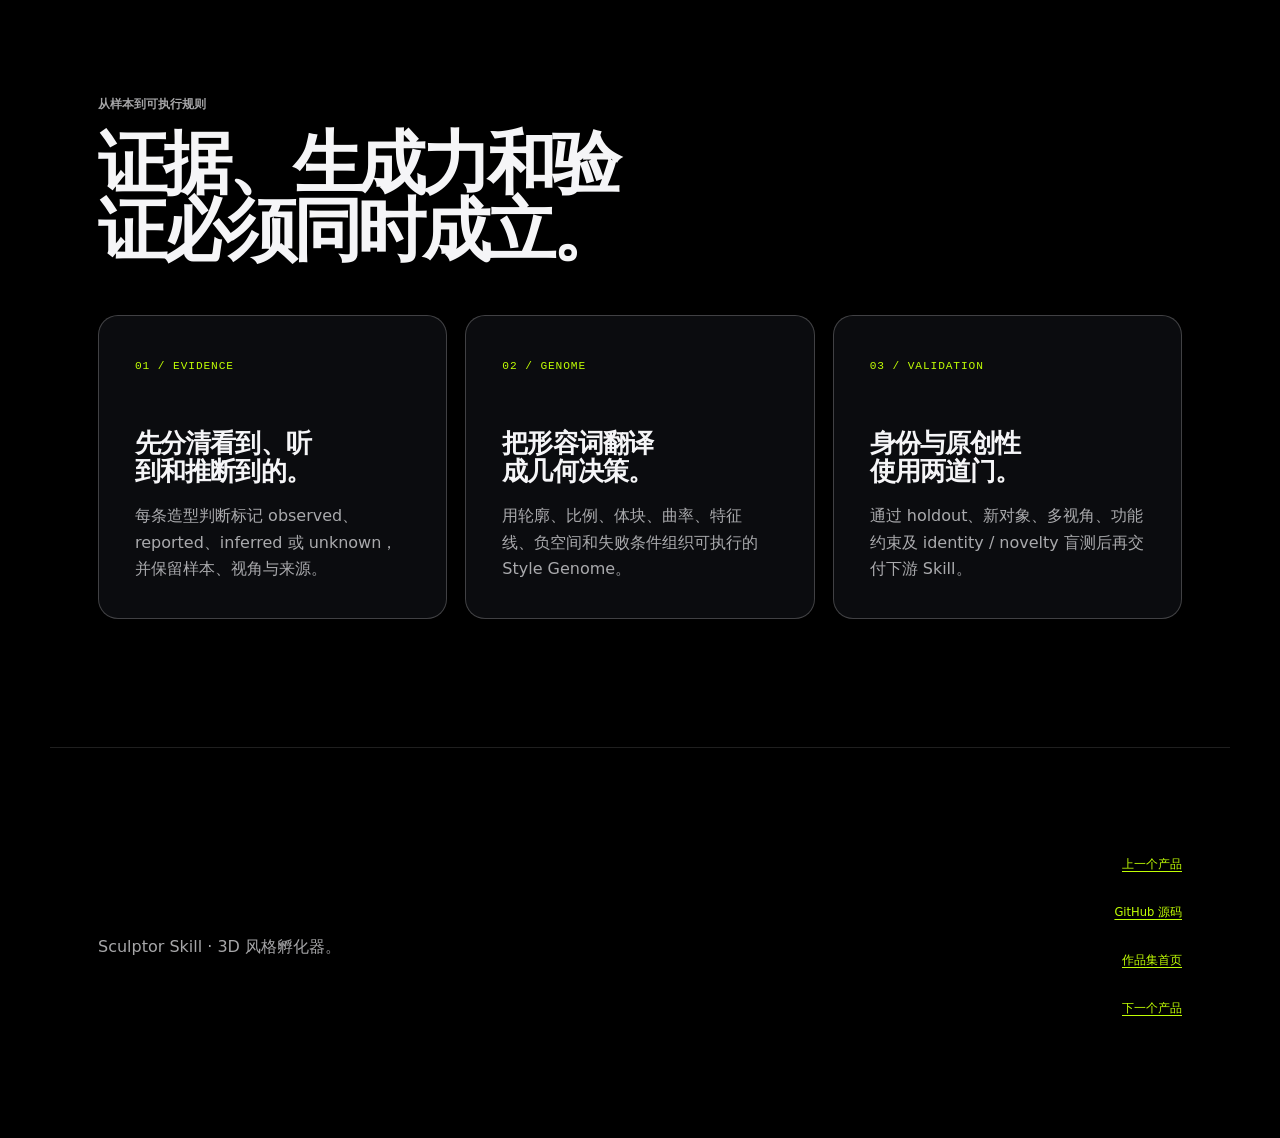
<file: sculptor-skill.html>
<!doctype html>
<html lang="zh-CN">
<head>
  <meta charset="utf-8">
  <meta name="viewport" content="width=device-width, initial-scale=1">
  <meta name="description" content="Sculptor Skill：把多源造型证据提炼为可执行的 3D Style Genome 与下游 Skill。">
  <meta name="theme-color" content="#000000">
  <title>Sculptor Skill｜3D 风格孵化器</title>
  <link rel="icon" href="assets/sculptor-logo.svg" type="image/svg+xml">
  <link rel="stylesheet" href="assets/portfolio-home.css?v=header-logos-1">
</head>
<body class="product-detail-page skill-product-page" data-story-product="sculptor">
  <a class="skip-link" href="#main-content">跳到主要内容</a>
  <header class="site-header" aria-label="主导航">
    <a class="product-brand" href="index.html#sculptor"><img src="assets/sculptor-logo.svg" width="34" height="34" alt=""><span>Sculptor Skill</span></a>
    <nav class="site-nav"><a href="index.html#sculptor">返回作品集</a><a class="detail-launch" href="https://github.com/realgaoshengkai-coder/sculptor-skill" target="_blank" rel="noreferrer">GitHub ↗</a></nav>
  </header>
  <main class="product-detail-main" id="main-content" tabindex="-1">
    <section class="product-detail-hero">
      <p class="section-index">Claude Code · 3D Style Incubator</p>
      <h1>不是模仿一张图，<em>而是提炼一套造型系统。</em></h1>
      <p class="product-detail-lead">输入参考图、turntable、render 或 mesh；输出有证据、有边界、能生成新方案的 3D Style Genome 与下游 Skill。</p>
      <div class="product-detail-actions"><a class="primary-action" href="https://github.com/realgaoshengkai-coder/sculptor-skill#use-it-from-claude-code" target="_blank" rel="noreferrer">在 Claude Code 中安装 <span aria-hidden="true">→</span></a><a class="secondary-action" href="https://github.com/realgaoshengkai-coder/sculptor-skill" target="_blank" rel="noreferrer">查看 GitHub 源码</a></div>
    </section>
    <section class="skill-detail-visual-wrap" aria-label="Sculptor Skill 产品界面">
      <img class="skill-detail-visual" src="assets/products/sculptor-product.png" width="1280" height="720" alt="Sculptor synthetic demo 从参考契约到 Style Genome 与身份原创性验证的运行结果">
    </section>
    <section class="product-shot-sequence" id="flow" aria-labelledby="sculptor-flow-title">
      <p class="section-index">从样本到可执行规则</p>
      <h2 id="sculptor-flow-title">证据、生成力和验证必须同时成立。</h2>
      <div class="skill-principle-grid">
        <article class="skill-principle-card"><span>01 / EVIDENCE</span><h3>先分清看到、听到和推断到的。</h3><p>每条造型判断标记 observed、reported、inferred 或 unknown，并保留样本、视角与来源。</p></article>
        <article class="skill-principle-card"><span>02 / GENOME</span><h3>把形容词翻译成几何决策。</h3><p>用轮廓、比例、体块、曲率、特征线、负空间和失败条件组织可执行的 Style Genome。</p></article>
        <article class="skill-principle-card"><span>03 / VALIDATION</span><h3>身份与原创性使用两道门。</h3><p>通过 holdout、新对象、多视角、功能约束及 identity / novelty 盲测后再交付下游 Skill。</p></article>
      </div>
    </section>
  </main>
  <footer class="site-footer compact-footer"><p>Sculptor Skill · 3D 风格孵化器。</p><nav class="footer-links"><a href="adhd-codex.html">上一个产品</a><a href="https://github.com/realgaoshengkai-coder/sculptor-skill" target="_blank" rel="noreferrer">GitHub 源码</a><a href="index.html#sculptor">作品集首页</a><a href="taketrace.html">下一个产品</a></nav></footer>
</body>
</html>
</file>
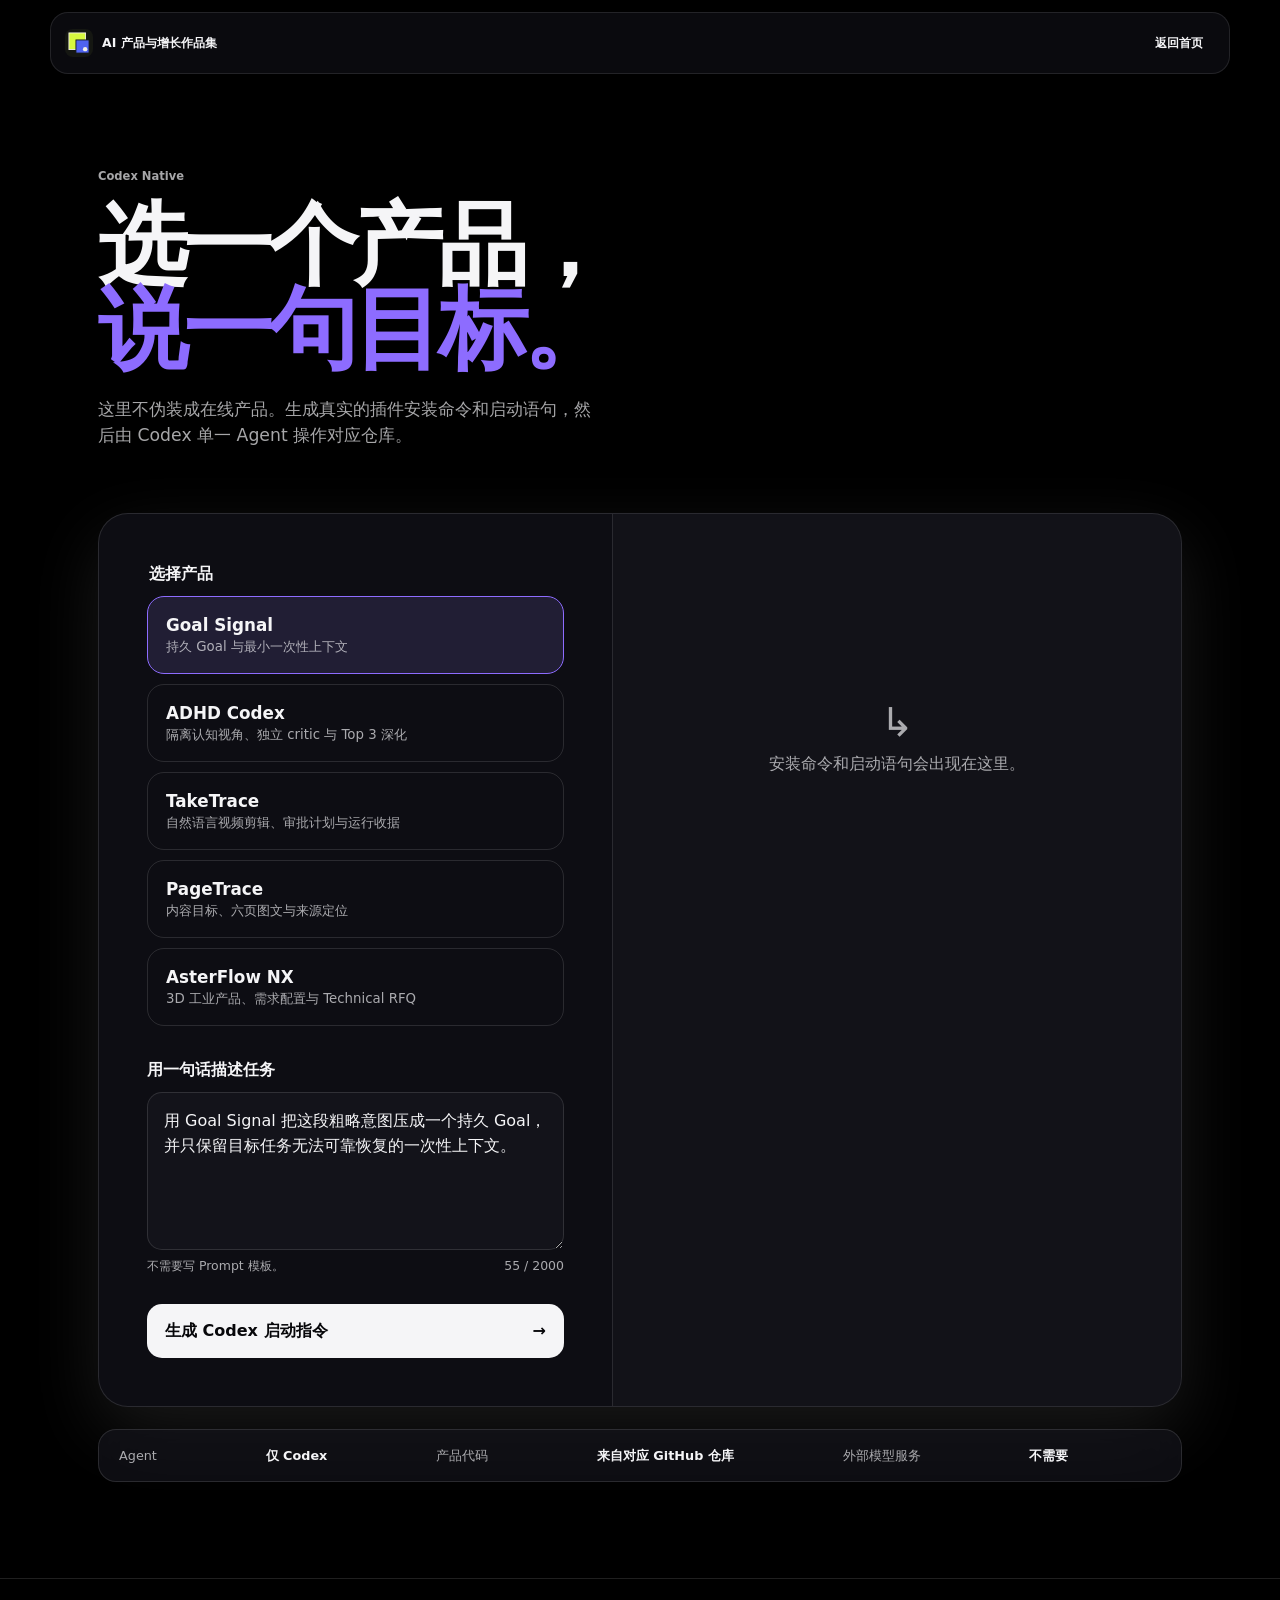
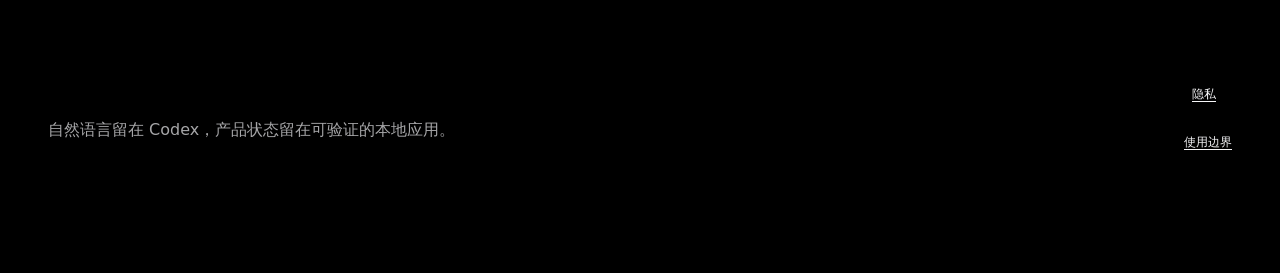
<file: start.html>
<!doctype html>
<html lang="zh-CN">
<head>
  <meta charset="utf-8">
  <meta name="viewport" content="width=device-width, initial-scale=1">
  <meta name="description" content="用一句自然语言启动 Goal Signal、ADHD Codex、TakeTrace、PageTrace 或 AsterFlow NX。">
  <meta name="theme-color" content="#f5f5f7">
  <title>在 Codex 中开始｜AI 产品与增长作品集</title>
  <link rel="icon" href="assets/favicon.svg" type="image/svg+xml">
  <link rel="stylesheet" href="assets/portfolio-home.css?v=header-logos-1">
  <script src="assets/start.js?v=codex-native-1" defer></script>
</head>
<body class="start-page">
  <a class="skip-link" href="#main-content">跳到主要内容</a>
  <header class="site-header" aria-label="主导航">
    <a class="brand" href="index.html" aria-label="返回作品集首页"><img class="brand-logo" src="assets/favicon.svg" width="28" height="28" alt=""><span>AI 产品与增长作品集</span></a>
    <nav class="site-nav" aria-label="启动页栏目"><a href="index.html">返回首页</a></nav>
  </header>

  <main class="start-main" id="main-content" tabindex="-1">
    <section class="start-intro" aria-labelledby="start-title">
      <p class="section-index">Codex Native</p>
      <h1 id="start-title">选一个产品，<br><em>说一句目标。</em></h1>
      <p>这里不伪装成在线产品。生成真实的插件安装命令和启动语句，然后由 Codex 单一 Agent 操作对应仓库。</p>
    </section>

    <section class="start-workspace" aria-label="Codex 产品启动器">
      <form class="start-form" id="start-form">
        <fieldset class="product-picker">
          <legend>选择产品</legend>
          <label><input type="radio" name="product" value="goal-signal" checked><span><strong>Goal Signal</strong><small>持久 Goal 与最小一次性上下文</small></span></label>
          <label><input type="radio" name="product" value="adhd-codex"><span><strong>ADHD Codex</strong><small>隔离认知视角、独立 critic 与 Top 3 深化</small></span></label>
          <label><input type="radio" name="product" value="taketrace"><span><strong>TakeTrace</strong><small>自然语言视频剪辑、审批计划与运行收据</small></span></label>
          <label><input type="radio" name="product" value="pagetrace"><span><strong>PageTrace</strong><small>内容目标、六页图文与来源定位</small></span></label>
          <label><input type="radio" name="product" value="asterflow-nx"><span><strong>AsterFlow NX</strong><small>3D 工业产品、需求配置与 Technical RFQ</small></span></label>
        </fieldset>

        <div class="prompt-field">
          <label for="message">用一句话描述任务</label>
          <textarea id="message" name="message" rows="5" maxlength="2000" required></textarea>
          <div class="field-meta"><span>不需要写 Prompt 模板。</span><span id="character-count">0 / 2000</span></div>
        </div>
        <button class="start-submit" type="submit"><span>生成 Codex 启动指令</span><span aria-hidden="true">→</span></button>
      </form>

      <section class="plan-panel" id="plan-panel" aria-labelledby="plan-title" aria-live="polite">
        <div class="empty-plan" id="empty-plan"><span aria-hidden="true">↳</span><p>安装命令和启动语句会出现在这里。</p></div>
        <div class="plan-result" id="plan-result" hidden>
          <div class="plan-head"><div><p class="plan-mode">CODEX NATIVE</p><h2 id="plan-title">启动指令</h2></div><a class="copy-plan" id="github-link" target="_blank" rel="noreferrer">查看 GitHub</a></div>
          <div class="plan-section"><h3>首次安装</h3><pre class="codex-command" id="install-command"></pre><button class="secondary-action" id="copy-command" type="button">复制安装命令</button></div>
          <div class="plan-section"><h3>交给 Codex</h3><p class="plan-summary" id="codex-prompt"></p><button class="primary-action" id="copy-prompt" type="button">复制启动语句</button></div>
          <div class="plan-section"><h3>运行边界</h3><ul id="product-boundaries"></ul></div>
        </div>
      </section>
    </section>

    <aside class="privacy-strip" aria-label="运行说明"><span>Agent</span><strong>仅 Codex</strong><span>产品代码</span><strong>来自对应 GitHub 仓库</strong><span>外部模型服务</span><strong>不需要</strong></aside>
  </main>

  <footer class="site-footer compact-footer"><p>自然语言留在 Codex，产品状态留在可验证的本地应用。</p><nav class="footer-links" aria-label="页脚"><a href="privacy.html">隐私</a><a href="terms.html">使用边界</a></nav></footer>
</body>
</html>
</file>
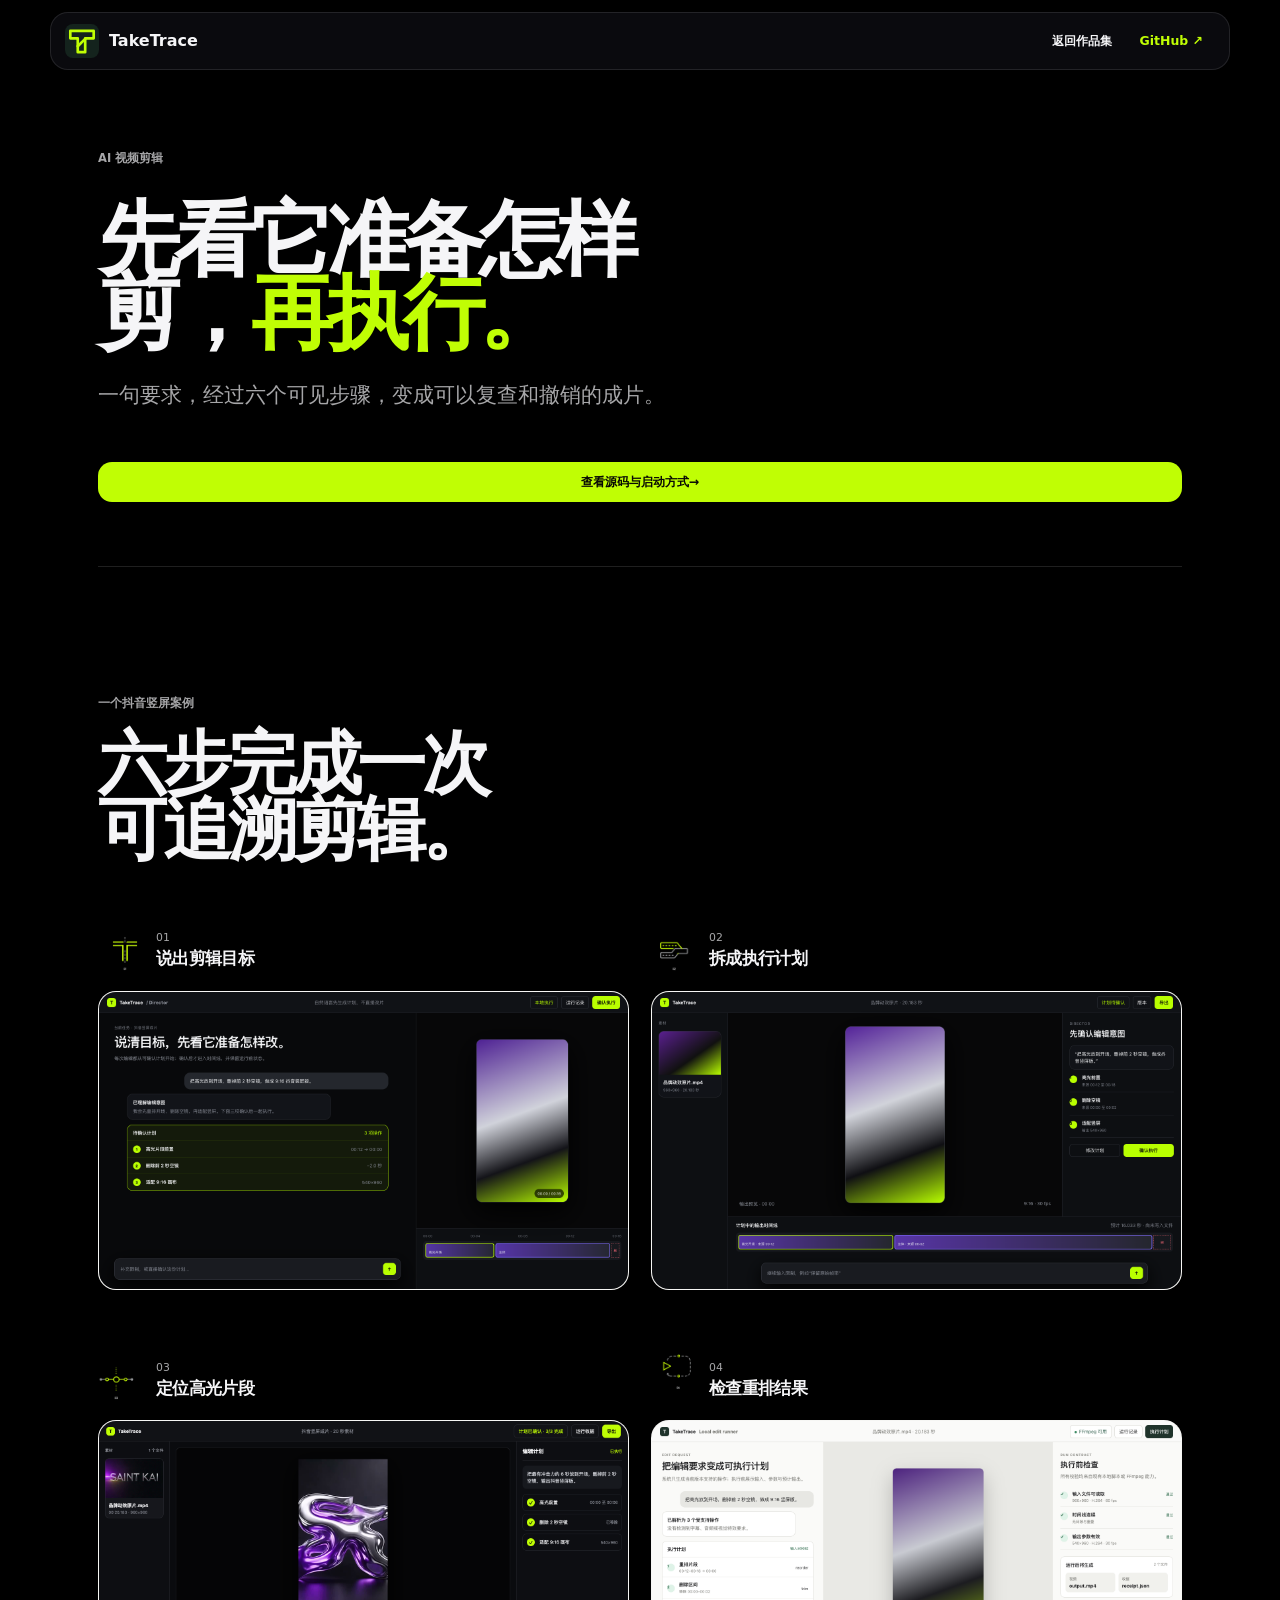
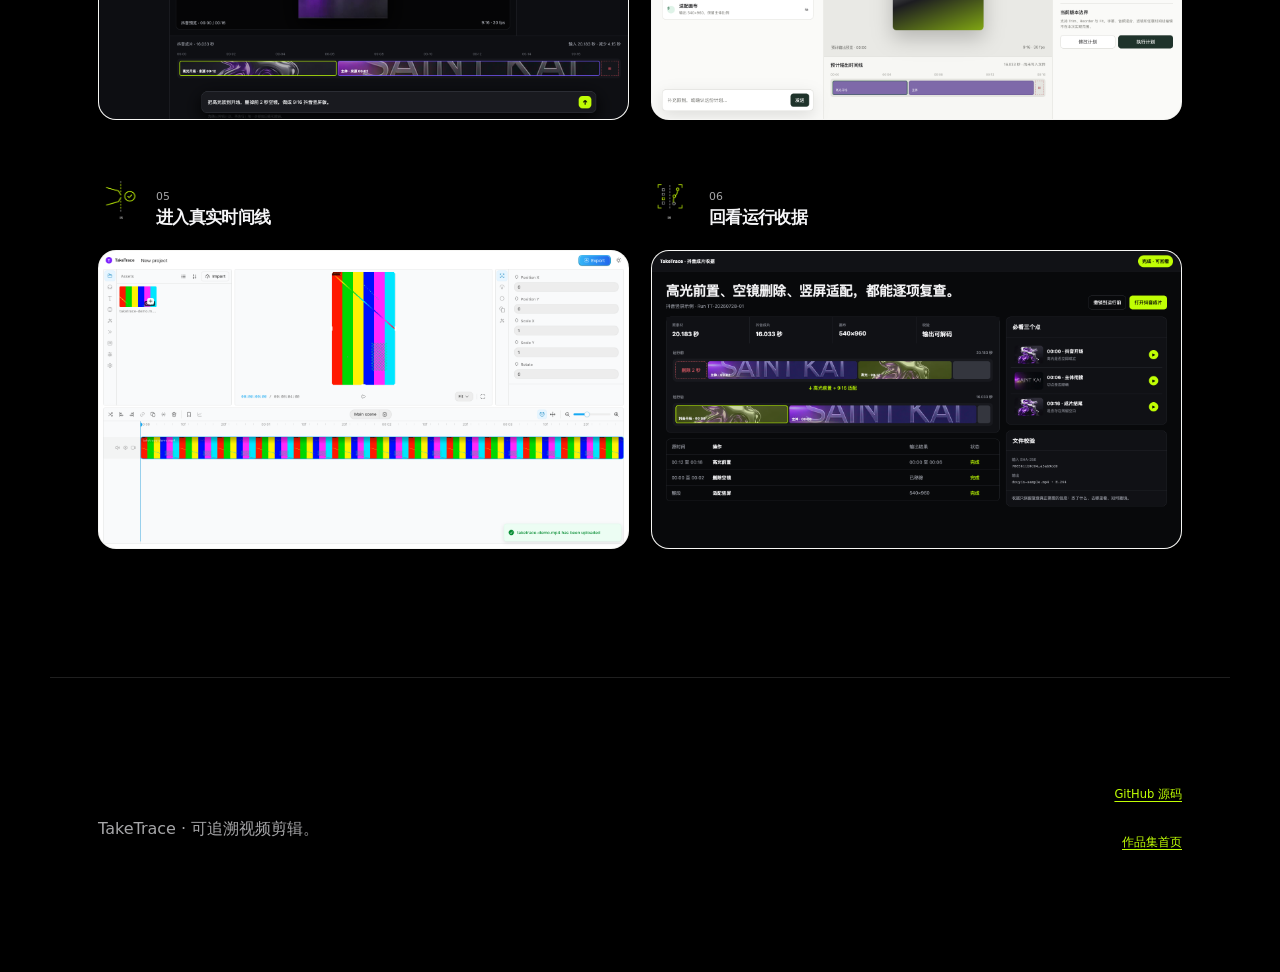
<file: taketrace.html>
<!doctype html>
<html lang="zh-CN"><head><meta charset="utf-8"><meta name="viewport" content="width=device-width, initial-scale=1"><meta name="description" content="TakeTrace：从一句剪辑要求到可确认、可回看的执行结果。"><meta name="theme-color" content="#000"><title>TakeTrace｜可追溯视频剪辑</title><link rel="icon" href="assets/taketrace-logo.svg" type="image/svg+xml"><link rel="stylesheet" href="assets/portfolio-home.css?v=header-logos-1"></head>
<body class="product-detail-page taketrace-detail" data-story-product="taketrace"><a class="skip-link" href="#main-content">跳到主要内容</a><header class="site-header" aria-label="主导航"><a class="product-brand" href="index.html#taketrace"><img src="assets/taketrace-logo.svg" width="34" height="34" alt=""><span>TakeTrace</span></a><nav class="site-nav"><a href="index.html#taketrace">返回作品集</a><a class="detail-launch" href="https://github.com/realgaoshengkai-coder/taketrace" target="_blank" rel="noreferrer">GitHub ↗</a></nav></header>
<main class="product-detail-main" id="main-content" tabindex="-1"><section class="product-detail-hero"><p class="section-index">AI 视频剪辑</p><h1>先看它准备怎样剪，<em>再执行。</em></h1><p class="product-detail-lead">一句要求，经过六个可见步骤，变成可以复查和撤销的成片。</p><a class="primary-action" href="https://github.com/realgaoshengkai-coder/taketrace" target="_blank" rel="noreferrer">查看源码与启动方式 <span aria-hidden="true">→</span></a></section>
<section class="product-shot-sequence" aria-labelledby="take-sequence"><p class="section-index">一个抖音竖屏案例</p><h2 id="take-sequence">六步完成一次可追溯剪辑。</h2><div class="shot-grid">
<article class="shot-card"><header><i class="story-symbol symbol-1"></i><div><span>01</span><h3>说出剪辑目标</h3></div></header><img src="assets/products/taketrace-c1.png" alt="自然语言输入剪辑目标的界面截图" width="1600" height="900" loading="lazy" decoding="async"></article>
<article class="shot-card"><header><i class="story-symbol symbol-2"></i><div><span>02</span><h3>拆成执行计划</h3></div></header><img src="assets/products/taketrace-c2.png" alt="剪辑计划确认界面截图" width="1600" height="900" loading="lazy" decoding="async"></article>
<article class="shot-card"><header><i class="story-symbol symbol-3"></i><div><span>03</span><h3>定位高光片段</h3></div></header><img src="assets/products/taketrace-editor.png" alt="视频时间线和高光定位界面截图" width="1600" height="900" loading="lazy" decoding="async"></article>
<article class="shot-card"><header><i class="story-symbol symbol-4"></i><div><span>04</span><h3>检查重排结果</h3></div></header><img src="assets/products/taketrace-final-feasible.png" alt="高光前置和竖屏预览界面截图" width="1600" height="900" loading="lazy" decoding="async"></article>
<article class="shot-card"><header><i class="story-symbol symbol-5"></i><div><span>05</span><h3>进入真实时间线</h3></div></header><img src="assets/products/taketrace-runtime.png" alt="TakeTrace 本地编辑器中的真实测试媒体与时间线" width="1600" height="900" loading="lazy" decoding="async"></article>
<article class="shot-card"><header><i class="story-symbol symbol-6"></i><div><span>06</span><h3>回看运行收据</h3></div></header><img src="assets/products/taketrace-receipt.png" alt="可回看的剪辑运行收据截图" width="1600" height="900" loading="lazy" decoding="async"></article>
</div></section></main><footer class="site-footer compact-footer"><p>TakeTrace · 可追溯视频剪辑。</p><nav class="footer-links"><a href="https://github.com/realgaoshengkai-coder/taketrace" target="_blank" rel="noreferrer">GitHub 源码</a><a href="index.html">作品集首页</a></nav></footer></body></html>
</file>
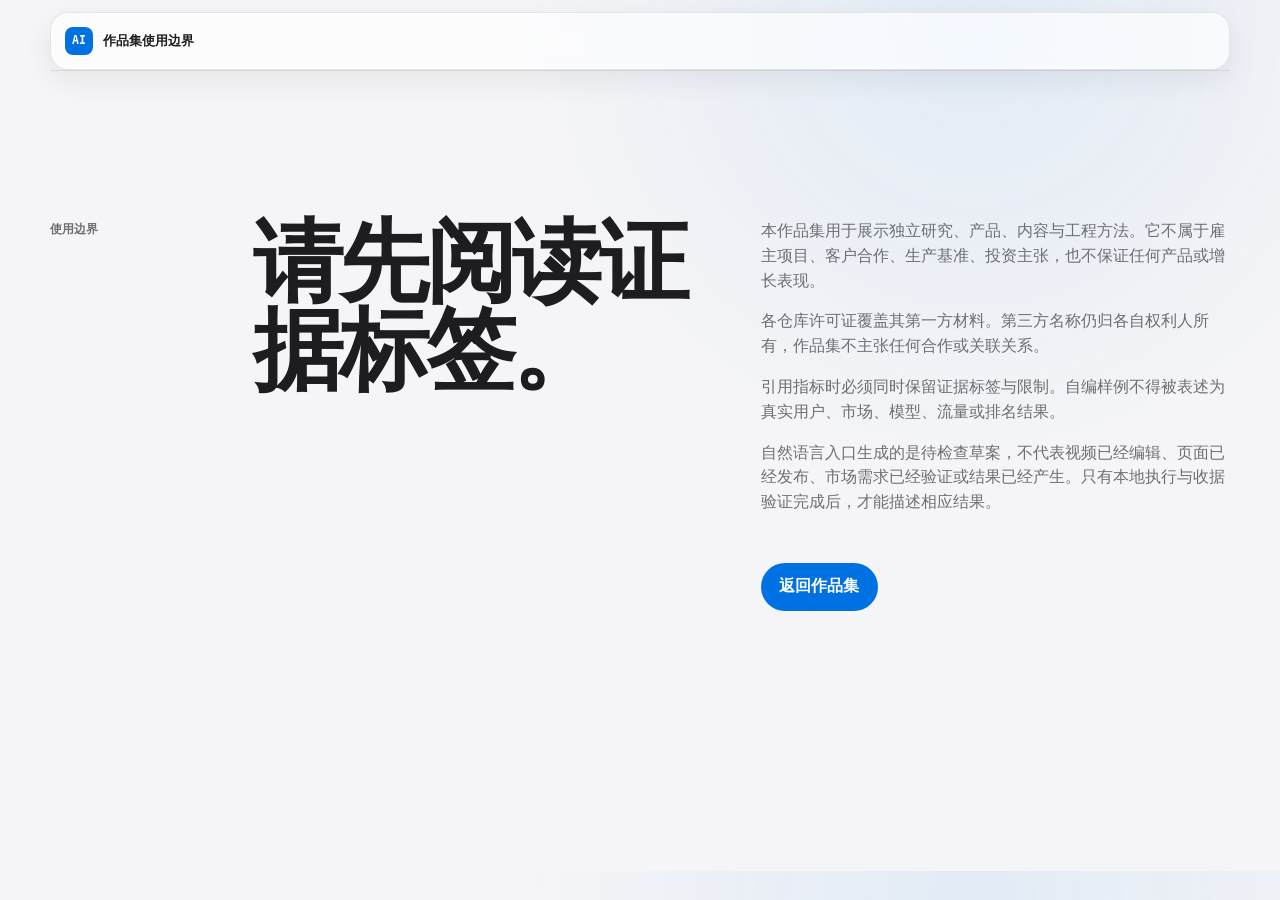
<file: terms.html>
<!doctype html>
<html lang="zh-CN">
<head>
  <meta charset="utf-8">
  <meta name="viewport" content="width=device-width, initial-scale=1">
  <meta name="description" content="AI 产品与增长作品集的使用与证据边界。">
  <title>使用边界 | AI 产品与增长作品集</title>
  <link rel="icon" href="assets/favicon.svg" type="image/svg+xml">
  <link rel="stylesheet" href="assets/portfolio.css">
</head>
<body>
  <a class="skip-link" href="#main-content">跳到主要内容</a>
  <header class="site-header">
    <a class="wordmark" href="index.html"><span class="wordmark-mark" aria-hidden="true">AI</span>作品集使用边界</a>
  </header>
  <main class="page" id="main-content" tabindex="-1">
    <section class="section" aria-labelledby="usage-title">
      <div class="section-index">使用边界</div>
      <div class="section-title"><h1 id="usage-title" style="font-size: clamp(3rem, 7vw, 6rem);">请先阅读证据标签。</h1></div>
      <div class="section-body">
        <p>本作品集用于展示独立研究、产品、内容与工程方法。它不属于雇主项目、客户合作、生产基准、投资主张，也不保证任何产品或增长表现。</p>
        <p>各仓库许可证覆盖其第一方材料。第三方名称仍归各自权利人所有，作品集不主张任何合作或关联关系。</p>
        <p>引用指标时必须同时保留证据标签与限制。自编样例不得被表述为真实用户、市场、模型、流量或排名结果。</p>
        <p>自然语言入口生成的是待检查草案，不代表视频已经编辑、页面已经发布、市场需求已经验证或结果已经产生。只有本地执行与收据验证完成后，才能描述相应结果。</p>
        <a class="hero-link" href="index.html">返回作品集</a>
      </div>
    </section>
  </main>
</body>
</html>
</file>
<file: assets/portfolio-home.css>
:root {
  color-scheme: light;
  --bg: #d8e9f5;
  --bg-soft: #c7dce9;
  --surface: rgba(239, 247, 251, 0.82);
  --surface-solid: #f5fafc;
  --fg: #161813;
  --muted: #4e5a60;
  --line: rgba(22, 24, 19, 0.18);
  --line-strong: rgba(22, 24, 19, 0.46);
  --acid: #c9f43a;
  --cobalt: #5367f2;
  --coral: #ef6b55;
  --amber: #f1bd43;
  --danger: #b34232;
  --shadow: 0 24px 70px rgba(27, 29, 23, 0.13);
  --grid-max: 1480px;
  --gutter: clamp(16px, 2.2vw, 34px);
  --header-height: 72px;
  --font-display: "PingFang SC", "Microsoft YaHei", "Arial Narrow", "Avenir Next Condensed", "Helvetica Neue", Arial, sans-serif;
  --font-body: "PingFang SC", "Microsoft YaHei", "Avenir Next", "Helvetica Neue", Arial, sans-serif;
  --font-mono: "SFMono-Regular", "PingFang SC", Consolas, "Liberation Mono", monospace;
  --ease-out: cubic-bezier(0.22, 1, 0.36, 1);
}

html[data-theme="dark"] {
  color-scheme: dark;
  --bg: #11140f;
  --bg-soft: #1a1e17;
  --surface: rgba(24, 29, 22, 0.82);
  --surface-solid: #191d16;
  --fg: #f1f0e9;
  --muted: #b1b6aa;
  --line: rgba(241, 240, 233, 0.17);
  --line-strong: rgba(241, 240, 233, 0.48);
  --acid: #c0fe04;
  --cobalt: #7e8dff;
  --coral: #ff8068;
  --amber: #ffd26a;
  --danger: #ff9b87;
  --shadow: 0 24px 80px rgba(0, 0, 0, 0.38);
}

*,
*::before,
*::after {
  box-sizing: border-box;
}

html {
  min-width: 320px;
  scroll-behavior: smooth;
  scroll-padding-top: calc(var(--header-height) + 24px);
}

body {
  min-width: 320px;
  min-height: 100vh;
  margin: 0;
  overflow-x: clip;
  background: var(--bg);
  color: var(--fg);
  font-family: var(--font-body);
  font-size: 16px;
  line-height: 1.6;
  -webkit-font-smoothing: antialiased;
  text-rendering: optimizeLegibility;
}

body::before {
  position: fixed;
  z-index: -1;
  inset: 0;
  background-image:
    linear-gradient(var(--line) 1px, transparent 1px),
    linear-gradient(90deg, var(--line) 1px, transparent 1px);
  background-size: 8.333vw 8.333vw;
  content: "";
  opacity: 0.34;
  pointer-events: none;
}

a {
  color: inherit;
  text-decoration-thickness: 1px;
  text-underline-offset: 0.24em;
}

button {
  border: 0;
  background: transparent;
  color: inherit;
  font: inherit;
}

button,
a {
  touch-action: manipulation;
}

a:focus-visible,
button:focus-visible {
  outline: 3px solid var(--cobalt);
  outline-offset: 3px;
}

img {
  display: block;
  max-width: 100%;
}

h1,
h2,
h3,
p {
  margin-top: 0;
}

h1,
h2,
h3 {
  text-wrap: balance;
}

p,
li {
  text-wrap: pretty;
}

.skip-link {
  position: fixed;
  z-index: 100;
  top: 10px;
  left: 10px;
  min-height: 44px;
  padding: 10px 14px;
  background: var(--fg);
  color: var(--bg);
  font-family: var(--font-mono);
  transform: translateY(-140%);
  transition: transform 160ms var(--ease-out);
}

.skip-link:focus {
  transform: translateY(0);
}

.effect-layer {
  position: fixed;
  z-index: 0;
  inset: 0;
  overflow: hidden;
  pointer-events: none;
}

#evidence-canvas {
  display: block;
  width: 100%;
  height: 100%;
  opacity: 0.58;
  transition: opacity 400ms ease;
}

.loading-overlay {
  position: fixed;
  z-index: 90;
  inset: 0;
  display: grid;
  place-content: center;
  gap: 12px;
  background: var(--bg);
  color: var(--fg);
  transition: opacity 360ms var(--ease-out), visibility 360ms ease;
}

.loading-overlay.is-hidden {
  visibility: hidden;
  opacity: 0;
}

.loading-label {
  font-family: var(--font-mono);
  font-size: 0.7rem;
  letter-spacing: 0.12em;
  text-transform: uppercase;
}

.loading-track {
  display: block;
  width: min(190px, 52vw);
  height: 7px;
  overflow: hidden;
  background: var(--line);
}

.loading-track > span {
  display: block;
  width: 0;
  height: 100%;
  background: var(--fg);
  transition: width 480ms var(--ease-out);
}

.site-header,
main,
.site-footer {
  position: relative;
  z-index: 2;
}

.site-header {
  position: fixed;
  z-index: 50;
  top: 0;
  left: 50%;
  display: grid;
  width: min(100%, var(--grid-max));
  min-height: var(--header-height);
  grid-template-columns: auto minmax(0, 1fr) auto;
  gap: 18px;
  align-items: start;
  padding: 12px var(--gutter);
  background: linear-gradient(180deg, color-mix(in srgb, var(--bg) 82%, transparent), transparent);
  transform: translateX(-50%);
  pointer-events: none;
}

.brand,
.site-nav,
.hud {
  pointer-events: auto;
}

.brand,
.site-nav a,
.hud-button,
.hud-readout,
.primary-action,
.secondary-action {
  min-height: 44px;
  font-family: var(--font-mono);
  font-size: 0.73rem;
  font-weight: 700;
  letter-spacing: 0.08em;
  line-height: 1.2;
  text-transform: uppercase;
}

.brand {
  display: inline-flex;
  gap: 9px;
  align-items: center;
  padding: 12px 10px;
  text-decoration: none;
}

.brand-signal {
  width: 9px;
  height: 9px;
  background: var(--acid);
  border: 1px solid var(--fg);
  border-radius: 50%;
  box-shadow: 0 0 0 5px color-mix(in srgb, var(--acid) 22%, transparent);
}

.brand-logo {
  width: 28px;
  height: 28px;
  flex: 0 0 auto;
  border-radius: 8px;
}

.site-nav,
.hud {
  display: flex;
  flex-wrap: wrap;
  gap: 4px;
}

.site-nav {
  justify-content: center;
}

.site-nav a,
.hud-button,
.hud-readout {
  display: inline-flex;
  align-items: center;
  justify-content: center;
  padding: 11px 10px;
  text-decoration: none;
}

.hud {
  justify-content: flex-end;
}

.hud-readout {
  color: var(--muted);
  white-space: nowrap;
}

.dotted-frame {
  position: relative;
}

.dotted-frame::before {
  position: absolute;
  inset: 0;
  border: 1px dashed transparent;
  content: "";
  pointer-events: none;
  transition: border-color 180ms ease, background-color 180ms ease;
}

.dotted-frame:focus-visible::before {
  border-color: var(--line-strong);
}

main {
  width: min(100%, var(--grid-max));
  margin-inline: auto;
  padding-inline: var(--gutter);
}

.hero,
.truth-section,
.projects-section,
.capability-section,
.method-section,
.boundary-section {
  content-visibility: auto;
  contain-intrinsic-size: auto 980px;
}

.hero {
  position: relative;
  display: grid;
  min-height: 100svh;
  grid-template-columns: repeat(12, minmax(0, 1fr));
  height: 100svh;
  min-height: 780px;
  grid-template-rows: minmax(200px, 24vh) minmax(300px, 34vh) minmax(210px, 1fr) 28px;
  gap: 0 16px;
  padding-top: calc(var(--header-height) + 14px);
  padding-bottom: 12px;
  border-bottom: 1px solid var(--line-strong);
}

.hero-top-grid {
  display: grid;
  grid-column: 1 / -1;
  grid-row: 1;
  grid-template-columns: repeat(12, minmax(0, 1fr));
  gap: 16px;
  padding-top: 12px;
  border-bottom: 1px solid var(--line);
}

.hero-role {
  grid-column: 1 / span 4;
}

.hero-principle {
  grid-column: 5 / span 4;
}

.hero-intro {
  grid-column: 9 / -1;
}

.hero-role-title {
  margin: 0;
  font-size: clamp(1.25rem, 2vw, 2rem);
  font-weight: 700;
  letter-spacing: -0.04em;
  line-height: 1.08;
}

.hero-principle p,
.hero-intro > p {
  max-width: 34ch;
  margin: 0;
  font-family: var(--font-mono);
  font-size: clamp(0.76rem, 1.15vw, 1rem);
  line-height: 1.48;
}

.hero-facts {
  display: flex;
  flex-wrap: wrap;
  gap: 6px 12px;
  margin-top: 18px;
  font-family: var(--font-mono);
  font-size: 0.62rem;
  font-weight: 800;
  letter-spacing: 0.06em;
  text-transform: uppercase;
}

.hero-object-label {
  display: flex;
  grid-column: 5 / span 4;
  grid-row: 2;
  align-self: start;
  justify-content: space-between;
  padding-top: 10px;
  color: var(--muted);
  font-family: var(--font-mono);
  font-size: 0.58rem;
  letter-spacing: 0.07em;
  text-transform: uppercase;
}

.hero-manifesto {
  grid-column: 1 / span 7;
  grid-row: 3;
  align-self: start;
  padding-top: 0;
}

.hero-manifesto h1 {
  max-width: none;
  margin-top: 12px;
  font-size: clamp(4.8rem, 7.1vw, 7.3rem);
  line-height: 0.76;
}

.hero-manifesto h1 em {
  color: var(--acid);
  font-style: normal;
}

.hero-action-row {
  position: absolute;
  right: 0;
  bottom: 42px;
  display: block;
  margin: 0;
}

.hero-action-row > p {
  display: none;
}

.hero-action-row .hero-actions {
  margin: 0;
}

.hero-foot {
  display: flex;
  grid-column: 1 / -1;
  grid-row: 4;
  justify-content: space-between;
  align-items: end;
  padding-top: 6px;
  color: var(--muted);
  font-family: var(--font-mono);
  font-size: 0.58rem;
  letter-spacing: 0.08em;
  text-transform: uppercase;
}

.eyebrow,
.section-index,
.evidence-id,
.project-topline,
.capability-card > span,
.method-list > li > span,
.truth-label {
  font-family: var(--font-mono);
  text-transform: uppercase;
}

.eyebrow,
.section-index {
  margin-bottom: 18px;
  color: var(--muted);
  font-size: 0.72rem;
  font-weight: 700;
  letter-spacing: 0.1em;
  line-height: 1.45;
}

.evidence-line {
  display: flex;
  flex-wrap: wrap;
  gap: 7px;
  align-items: center;
}

.truth-label,
.evidence-id {
  display: inline-flex;
  min-height: 30px;
  align-items: center;
  padding: 6px 9px;
  border: 1px solid var(--line);
  font-size: 0.62rem;
  font-weight: 800;
  letter-spacing: 0.08em;
  line-height: 1.2;
}

.truth-label[data-kind="verified"] {
  background: var(--acid);
  border-color: var(--fg);
  color: #161813;
}

.truth-label[data-kind="synthetic"] {
  background: var(--cobalt);
  border-color: var(--cobalt);
  color: white;
}

.truth-label[data-kind="limitation"] {
  background: color-mix(in srgb, var(--coral) 18%, var(--surface-solid));
  border-color: var(--coral);
  color: var(--fg);
}

.evidence-id {
  color: var(--muted);
}

h1,
h2,
.footer-title {
  margin-bottom: 0;
  font-family: var(--font-display);
  font-weight: 900;
  letter-spacing: -0.065em;
  line-height: 0.86;
  text-transform: uppercase;
}

h1 {
  max-width: 14ch;
  font-size: clamp(4.2rem, 8.7vw, 9.5rem);
}

h2 {
  max-width: 12ch;
  font-size: clamp(3rem, 7.2vw, 7.4rem);
}

h3 {
  margin-bottom: 0;
  font-family: var(--font-display);
  font-size: clamp(1.55rem, 2.5vw, 2.4rem);
  letter-spacing: -0.04em;
  line-height: 0.98;
  text-transform: uppercase;
}

.hero-actions,
.boundary-links {
  display: flex;
  flex-wrap: wrap;
  gap: 10px;
  margin-top: 26px;
}

.primary-action,
.secondary-action {
  display: inline-flex;
  align-items: center;
  padding: 12px 15px;
  text-decoration: none;
}

.primary-action {
  background: var(--fg);
  color: var(--bg);
}

.secondary-action {
  background: var(--acid);
  border: 1px solid var(--fg);
  color: #161813;
  backdrop-filter: blur(12px);
}

.truth-section,
.projects-section,
.capability-section,
.method-section,
.boundary-section {
  display: grid;
  grid-template-columns: repeat(12, minmax(0, 1fr));
  gap: 16px;
  padding-block: clamp(90px, 13vw, 190px);
  border-bottom: 1px solid var(--line-strong);
}

.section-heading {
  grid-column: 1 / span 6;
}

.section-heading > p:last-child {
  max-width: 60ch;
  margin: 26px 0 0;
  color: var(--muted);
  font-size: 1.05rem;
}

.truth-grid {
  display: grid;
  grid-column: 7 / -1;
  grid-template-columns: repeat(3, minmax(0, 1fr));
  gap: 10px;
}

.truth-card {
  min-height: 260px;
  padding: 16px;
  background: var(--surface);
  border-top: 1px solid var(--line-strong);
  backdrop-filter: blur(14px);
}

.truth-card h3 {
  margin-top: 38px;
  font-size: 1.35rem;
}

.truth-card p {
  margin: 14px 0 0;
  color: var(--muted);
  font-size: 0.9rem;
}

.project-heading {
  grid-column: 1 / span 7;
}

.project-grid {
  display: grid;
  grid-column: 1 / -1;
  grid-template-columns: repeat(12, minmax(0, 1fr));
  gap: clamp(18px, 3.2vw, 44px) 16px;
  margin-top: 46px;
}

.project-card {
  --tilt-x: 0deg;
  --tilt-y: 0deg;
  --lift: 0px;
  grid-column: span 6;
  overflow: hidden;
  background: color-mix(in srgb, var(--surface-solid) 88%, transparent);
  border-top: 1px solid var(--line-strong);
  box-shadow: var(--shadow);
  transform: perspective(1100px) rotateX(var(--tilt-x)) rotateY(var(--tilt-y)) translateY(var(--lift));
  transform-style: preserve-3d;
  transition: transform 240ms var(--ease-out), border-color 180ms ease;
  backdrop-filter: blur(16px);
}

.project-card:nth-child(2),
.project-card:nth-child(4) {
  margin-top: 0;
}

.project-card[data-group="0"] { --project-color: var(--acid); }
.project-card[data-group="1"] { --project-color: var(--cobalt); }
.project-card[data-group="2"] { --project-color: var(--coral); }
.project-card[data-group="3"] { --project-color: var(--amber); }

.project-image-link {
  display: block;
  overflow: hidden;
  aspect-ratio: 16 / 10;
  background: var(--bg-soft);
}

.project-image-link img {
  width: 100%;
  height: 100%;
  object-fit: cover;
  transition: transform 520ms var(--ease-out), filter 300ms ease;
}

.project-body {
  position: relative;
  padding: clamp(18px, 2.8vw, 36px);
  border-top: 7px solid var(--project-color);
}

.project-topline {
  display: flex;
  justify-content: space-between;
  gap: 12px;
  margin-bottom: 24px;
  color: var(--muted);
  font-size: 0.68rem;
  font-weight: 800;
  letter-spacing: 0.07em;
}

.project-node {
  color: var(--fg);
  white-space: nowrap;
}

.project-repo {
  margin: 0 0 8px;
  color: var(--muted);
  font-family: var(--font-mono);
  font-size: 0.66rem;
  letter-spacing: 0.04em;
}

.project-question {
  max-width: 56ch;
  margin: 20px 0 16px;
  font-size: 1.08rem;
  font-weight: 700;
  line-height: 1.45;
}

.project-body > p:not(.project-question) {
  max-width: 62ch;
  margin: 18px 0 0;
  color: var(--muted);
}

.project-proof {
  margin: 24px 0 0;
  border-top: 1px solid var(--line);
}

.project-proof > div {
  display: grid;
  grid-template-columns: 108px minmax(0, 1fr);
  gap: 14px;
  padding-block: 13px;
  border-bottom: 1px solid var(--line);
}

.project-proof dt {
  font-family: var(--font-mono);
  font-size: 0.65rem;
  font-weight: 800;
  letter-spacing: 0.08em;
  text-transform: uppercase;
}

.project-proof dd {
  margin: 0;
  color: var(--muted);
  font-size: 0.88rem;
  line-height: 1.48;
}

.project-proof > div:first-child dd {
  color: var(--fg);
  font-weight: 700;
}

.project-body .project-boundary {
  margin-top: 18px;
  padding: 4px 0 4px 12px;
  background: transparent;
  border-left: 2px solid var(--line-strong);
  color: var(--muted);
  font-size: 0.8rem;
  line-height: 1.45;
}

.project-boundary strong {
  color: var(--fg);
  font-family: var(--font-mono);
  font-size: 0.68rem;
  letter-spacing: 0.07em;
  text-transform: uppercase;
}

.project-link,
.text-link {
  display: inline-flex;
  min-height: 44px;
  align-items: center;
  gap: 10px;
  margin-top: 22px;
  font-family: var(--font-mono);
  font-size: 0.74rem;
  font-weight: 800;
  letter-spacing: 0.06em;
  text-transform: uppercase;
}

.capability-grid {
  display: grid;
  grid-column: 7 / -1;
  grid-template-columns: repeat(2, minmax(0, 1fr));
  gap: 1px;
  background: var(--line-strong);
  border: 1px solid var(--line-strong);
}

.capability-card {
  display: flex;
  min-height: 360px;
  flex-direction: column;
  padding: 20px;
  background: var(--surface-solid);
}

.capability-card > span {
  color: var(--muted);
  font-size: 0.66rem;
  font-weight: 800;
  letter-spacing: 0.1em;
}

.capability-card h3 {
  margin-top: 38px;
  font-size: 1.55rem;
}

.capability-card .decision-signal {
  margin: 14px 0 0;
  color: var(--muted);
}

.proof-links {
  display: flex;
  flex-wrap: wrap;
  gap: 8px 14px;
  margin-top: 22px;
}

.proof-links a {
  display: inline-flex;
  min-height: 40px;
  align-items: center;
  font-family: var(--font-mono);
  font-size: 0.68rem;
  font-weight: 800;
  letter-spacing: 0.06em;
  text-transform: uppercase;
}

.capability-card .proof-boundary {
  margin: auto 0 0;
  padding-top: 20px;
  border-top: 1px solid var(--line);
  color: var(--muted);
  font-size: 0.76rem;
  line-height: 1.45;
}

.proof-boundary strong {
  color: var(--fg);
  font-family: var(--font-mono);
  font-size: 0.66rem;
  letter-spacing: 0.07em;
  text-transform: uppercase;
}

.capability-section > .text-link {
  grid-column: 7 / -1;
  justify-self: start;
}

.method-section .section-heading,
.boundary-section .section-heading {
  position: sticky;
  top: calc(var(--header-height) + 40px);
  align-self: start;
}

.method-list {
  grid-column: 7 / -1;
  margin: 0;
  padding: 0;
  border-top: 1px solid var(--line-strong);
  list-style: none;
}

.method-list li {
  display: grid;
  grid-template-columns: 72px 1fr;
  gap: 16px;
  padding-block: 24px;
  border-bottom: 1px solid var(--line-strong);
}

.method-list > li > span {
  color: var(--muted);
  font-size: 0.72rem;
  letter-spacing: 0.08em;
}

.method-list strong {
  font-size: 1.08rem;
}

.method-list p {
  margin: 6px 0 0;
  color: var(--muted);
}

.boundary-copy {
  grid-column: 7 / -1;
}

.boundary-statement {
  margin-bottom: 24px;
  padding: 22px;
  background: color-mix(in srgb, var(--coral) 18%, var(--surface-solid));
  border-left: 8px solid var(--coral);
  font-size: clamp(1.2rem, 2.4vw, 1.8rem);
  font-weight: 800;
  line-height: 1.25;
}

.boundary-copy > p:not(.boundary-statement) {
  max-width: 68ch;
  color: var(--muted);
}

.site-footer {
  display: grid;
  width: min(100%, var(--grid-max));
  grid-template-columns: minmax(0, 1fr) auto;
  gap: 30px;
  align-items: end;
  margin-inline: auto;
  padding: clamp(80px, 12vw, 170px) var(--gutter) 44px;
}

.footer-title {
  max-width: 9ch;
  font-size: clamp(3.6rem, 8vw, 7.8rem);
}

.site-footer p:not(.footer-title) {
  max-width: 62ch;
  margin: 22px 0 0;
  color: var(--muted);
}

.footer-links {
  display: grid;
  gap: 8px;
  justify-items: end;
  font-family: var(--font-mono);
  font-size: 0.72rem;
  text-transform: uppercase;
}

.footer-links a {
  display: inline-flex;
  min-width: 40px;
  min-height: 40px;
  align-items: center;
}

.reveal-block {
  opacity: 1;
}

.js .reveal-block {
  opacity: 0;
  transform: translateY(34px);
  transition: opacity 760ms var(--ease-out), transform 760ms var(--ease-out);
}

.js .reveal-block.is-visible {
  opacity: 1;
  transform: translateY(0);
}

/* Recruiter-first hero: direct decisions and artifacts lead; motion stays secondary. */
.hero {
  height: 100svh;
  min-height: 820px;
  grid-template-rows: minmax(156px, 19vh) minmax(0, 1fr) 28px;
}

.hero-top-grid {
  grid-row: 1;
}

.hero-object-label {
  grid-column: 8 / -1;
  grid-row: 2;
  align-self: start;
}

.hero-manifesto {
  z-index: 2;
  grid-column: 1 / span 7;
  grid-row: 2;
  align-self: center;
  padding: 28px 0 40px;
}

.hero-manifesto h1 {
  max-width: 8.2ch;
  margin-top: 0;
  font-size: clamp(4.35rem, 6.4vw, 6.7rem);
  line-height: 0.82;
}

.hero-manifesto h1 em {
  white-space: nowrap;
}

@media (min-width: 861px) {
  html[lang="zh-CN"] .hero-manifesto h1 {
    max-width: 7em;
    font-size: clamp(4rem, 5.6vw, 5.8rem);
  }
}

.hero-deck {
  max-width: 54ch;
  margin: 26px 0 0;
  color: var(--muted);
  font-size: clamp(0.96rem, 1.25vw, 1.12rem);
}

.hero-manifesto .hero-actions {
  margin-top: 26px;
}

.hero-case-docket {
  z-index: 3;
  grid-column: 8 / -1;
  grid-row: 2;
  align-self: center;
  overflow: hidden;
  background: var(--surface-solid);
  border: 1px solid var(--line-strong);
  box-shadow: var(--shadow);
}

.hero-docket-head {
  display: flex;
  min-height: 44px;
  justify-content: space-between;
  gap: 14px;
  align-items: center;
  padding: 11px 14px;
  border-bottom: 1px solid var(--line-strong);
  color: var(--muted);
  font-family: var(--font-mono);
  font-size: 0.62rem;
  font-weight: 800;
  letter-spacing: 0.08em;
  text-transform: uppercase;
}

.hero-case-index {
  display: grid;
}

.hero-case-index a {
  display: grid;
  min-height: 92px;
  grid-template-columns: 42px minmax(0, 1fr);
  gap: 14px;
  align-items: center;
  padding: 14px;
  border-bottom: 1px solid var(--line);
  text-decoration: none;
  transition: background-color 180ms ease, color 180ms ease;
}

.hero-case-index a:last-child {
  border-bottom: 0;
}

.hero-case-index .case-number {
  color: var(--muted);
  font-family: var(--font-mono);
  font-size: 0.72rem;
  font-weight: 800;
}

.hero-case-index strong,
.hero-case-index small {
  display: block;
}

.hero-case-index strong {
  font-family: var(--font-display);
  font-size: clamp(1.08rem, 1.5vw, 1.32rem);
  letter-spacing: -0.025em;
  line-height: 1.02;
  text-transform: uppercase;
}

.hero-case-index small {
  margin-top: 7px;
  color: var(--muted);
  font-size: 0.76rem;
  line-height: 1.35;
}

.capability-card {
  min-height: 310px;
}

@media (hover: hover) {
  .dotted-frame:hover::before {
    border-color: var(--line-strong);
  }

  .project-card:hover {
    --lift: -8px;
  }

  .project-card:hover .project-image-link img,
  .project-card:focus-within .project-image-link img {
    transform: scale(1.025);
  }

  .hero-case-index a:hover {
    background: var(--acid);
    color: #161813;
  }

  .hero-case-index a:hover small,
  .hero-case-index a:hover .case-number {
    color: #2d312a;
  }
}

@media (max-width: 1180px) {
  :root {
    --header-height: 126px;
  }

  .site-header {
    grid-template-columns: auto 1fr;
  }

  .site-nav {
    justify-content: flex-end;
  }

  .hud {
    grid-column: 1 / -1;
    justify-content: flex-start;
  }

  .hero-manifesto {
    grid-column: 1 / span 10;
  }

  .truth-grid {
    grid-template-columns: 1fr;
  }

  .truth-card {
    min-height: auto;
  }

  .truth-card h3 {
    margin-top: 24px;
  }
}

@media (max-width: 860px) {
  :root {
    --header-height: 116px;
  }

  .site-header {
    grid-template-columns: 1fr auto;
    gap: 4px 10px;
    padding-block: 12px;
  }

  .site-nav {
    display: flex;
    grid-column: 1 / -1;
    grid-row: 2;
    flex-wrap: nowrap;
    justify-content: flex-start;
    overflow-x: auto;
  }

  .site-nav a:nth-child(n + 3) {
    display: none;
  }

  .hud {
    grid-column: 2;
    grid-row: 1;
    justify-content: flex-end;
  }

  #hud-clock {
    display: none;
  }

  .pointer-readout {
    display: none;
  }

  .hero {
    min-height: 100svh;
    grid-template-rows: minmax(190px, 24vh) minmax(260px, 33vh) 1fr auto;
  }

  .hero-role {
    grid-column: 1 / span 4;
  }

  .hero-principle {
    grid-column: 5 / span 3;
  }

  .hero-intro {
    grid-column: 8 / -1;
  }

  .hero-intro > p {
    display: none;
  }

  .hero-facts {
    margin-top: 0;
  }

  .hero-manifesto {
    grid-column: 1 / -1;
  }

  .hero-manifesto h1 {
    max-width: none;
    font-size: clamp(3.8rem, 10vw, 6.8rem);
  }

  .hero-action-row {
    display: none;
  }

  .section-heading,
  .project-heading,
  .truth-grid,
  .capability-grid,
  .capability-section > .text-link,
  .method-list,
  .boundary-copy {
    grid-column: 1 / -1;
  }

  .section-heading {
    margin-bottom: 38px;
  }

  .truth-grid {
    grid-template-columns: repeat(3, minmax(0, 1fr));
  }

  .project-card {
    grid-column: 1 / -1;
  }

  .project-card:nth-child(2),
  .project-card:nth-child(4) {
    margin-top: 0;
  }

  .method-section .section-heading,
  .boundary-section .section-heading {
    position: static;
  }
}


@media (max-width: 620px) {
  body::before {
    background-size: 25vw 25vw;
  }

  #evidence-canvas {
    opacity: 0.1;
  }

  .brand,
  .site-nav a,
  .hud-button,
  .hud-readout {
    font-size: 0.64rem;
  }

  .hud-readout:first-child {
    display: none;
  }

  .hero {
    grid-template-rows: 190px minmax(300px, 38vh) auto auto;
    padding-top: calc(var(--header-height) + 10px);
  }

  .hero-top-grid {
    display: contents;
  }

  .hero-role {
    grid-column: 1 / -1;
    grid-row: 1;
    padding-top: 4px;
  }

  .hero-role-title,
  .hero-principle {
    display: none;
  }

  .hero-intro {
    grid-column: 1 / -1;
    grid-row: 3;
    align-self: end;
    padding-block: 22px;
    border-top: 1px solid var(--line);
  }

  .hero-intro > p {
    max-width: 34ch;
    font-size: 0.83rem;
  }

  .hero-facts {
    margin-top: 12px;
  }

  .hero-object-label {
    grid-column: 1 / -1;
    grid-row: 2;
  }

  .hero-manifesto {
    grid-column: 1 / -1;
    grid-row: 1;
    align-self: start;
    margin-top: 42px;
  }

  .hero-manifesto .evidence-line {
    display: none;
  }

  .hero-manifesto h1 {
    max-width: none;
    margin-top: 0;
    font-size: clamp(3rem, 13vw, 4.1rem);
    line-height: 0.86;
  }

  .hero-action-row {
    display: none;
  }

  .hero-manifesto .evidence-id {
    display: none;
  }

  h2 {
    font-size: clamp(2.8rem, 14vw, 4.9rem);
  }

  .hero-foot span:nth-child(2) {
    display: none;
  }

  .truth-section,
  .projects-section,
  .capability-section,
  .method-section,
  .boundary-section {
    padding-block: 84px;
  }

  .truth-grid,
  .capability-grid {
    grid-template-columns: 1fr;
  }

  .truth-card,
  .capability-card {
    min-height: auto;
  }

  .capability-card h3 {
    margin-top: 34px;
  }

  .project-body {
    padding: 18px;
  }

  .project-topline {
    align-items: start;
  }

  .project-node {
    display: none;
  }

  .method-list li {
    grid-template-columns: 44px 1fr;
  }

  .site-footer {
    grid-template-columns: 1fr;
  }

  .footer-links {
    justify-items: start;
  }
}

/* Homepage product visuals share one responsive composition. */
.home-product[data-visual-product] {
  grid-template-columns: minmax(0, 560px) minmax(360px, 1fr);
  gap: clamp(36px, 6vw, 96px);
}

.home-product-visual {
  display: block;
  width: 100%;
  height: auto;
  object-fit: contain;
  border: 1px solid var(--line-strong);
  border-radius: 22px;
  box-shadow: 0 28px 80px rgba(0, 0, 0, 0.42);
}

.asterflow-mark {
  display: grid;
  width: 34px;
  height: 34px;
  place-items: center;
  border-radius: 50%;
  background: #73d8c7;
  color: #071b1a;
}

.asterflow-actions {
  display: flex;
  flex-wrap: wrap;
  align-items: center;
  gap: 14px;
}

.asterflow-actions .secondary-action {
  margin-top: 30px;
}

.product-detail-actions {
  display: flex;
  flex-wrap: wrap;
  align-items: center;
  gap: 14px;
}

.product-detail-actions .secondary-action {
  margin-top: 30px;
}

.concept-boundary {
  max-width: 48em;
  margin-top: 24px;
  color: var(--muted);
  font-size: 0.75rem;
}

.asterflow-step {
  display: grid;
  width: 34px;
  height: 34px;
  flex: 0 0 auto;
  place-items: center;
  border: 1px solid rgba(115, 216, 199, 0.48);
  border-radius: 50%;
  color: #73d8c7 !important;
}

.asterflow-delivery {
  display: grid;
  grid-template-columns: minmax(0, 1fr) minmax(280px, 0.72fr);
  gap: clamp(40px, 7vw, 100px);
  padding-block: clamp(76px, 10vw, 128px);
  border-top: 1px solid var(--line);
}

.asterflow-delivery h2 {
  max-width: 12ch;
  margin-top: 16px;
  font-size: clamp(2.8rem, 5.4vw, 5.6rem);
  letter-spacing: -0.06em;
  line-height: 0.96;
}

.delivery-links {
  display: grid;
  align-content: start;
}

.delivery-links a {
  padding: 18px 0;
  border-bottom: 1px solid var(--line);
  color: inherit;
  text-decoration: none;
}

.delivery-links a:hover {
  color: #73d8c7;
}

@media (max-width: 860px) {
  .home-product[data-visual-product],
  .asterflow-delivery {
    grid-template-columns: 1fr;
  }

  .home-product-visual {
    width: min(100%, 720px);
  }
}


/* Product story pages: six visible steps; runnable products live on separate app routes. */
.product-brand {
  display: inline-flex;
  align-items: center;
  gap: 10px;
  color: inherit;
  font-weight: 720;
  text-decoration: none;
}

.product-brand img {
  width: 34px;
  height: 34px;
}

.detail-launch {
  color: var(--acid);
}

.product-detail-hero .primary-action {
  display: inline-flex;
  margin-top: 30px;
  color: #080a05;
  text-decoration: none;
}

.product-shot-sequence {
  padding-block: clamp(76px, 10vw, 128px);
  border-top: 1px solid var(--line);
}

.product-shot-sequence > h2 {
  max-width: 12ch;
  margin: 16px 0 52px;
  font-size: clamp(2.8rem, 5.4vw, 5.6rem);
  letter-spacing: -0.06em;
  line-height: 0.96;
}

.shot-grid {
  display: grid;
  grid-template-columns: repeat(2, minmax(0, 1fr));
  gap: 54px 22px;
}

.shot-card {
  min-width: 0;
}

.shot-card header {
  display: flex;
  align-items: center;
  gap: 14px;
  margin-bottom: 14px;
}

.shot-card header span {
  color: var(--muted);
  font-size: 0.68rem;
}

.shot-card h3 {
  margin: 2px 0 0;
  font-size: 1.05rem;
}

.shot-card img {
  display: block;
  width: 100%;
  aspect-ratio: 16 / 9;
  object-fit: contain;
  border: 1px solid var(--line-strong);
  border-radius: 18px;
  background: #f3f3f0;
}

.story-symbol {
  display: block;
  width: 44px;
  height: 62px;
  flex: 0 0 auto;
  background-repeat: no-repeat;
  background-size: 300% 200%;
}

.story-symbol.symbol-1 { background-position: 0 0; }
.story-symbol.symbol-2 { background-position: 50% 0; }
.story-symbol.symbol-3 { background-position: 100% 0; }
.story-symbol.symbol-4 { background-position: 0 100%; }
.story-symbol.symbol-5 { background-position: 50% 100%; }
.story-symbol.symbol-6 { background-position: 100% 100%; }
.taketrace-detail .story-symbol { background-image: url("products/taketrace-feature-symbols.png"); }
.pagetrace-detail .story-symbol { background-image: url("products/pagetrace-feature-symbols.png"); }

@media (max-width: 720px) {
  .shot-grid {
    grid-template-columns: 1fr;
  }

  .site-nav .detail-launch {
    display: inline-flex;
  }
}

.launch-wash,
.launch-next-panel {
  position: fixed;
  pointer-events: none;
}

.launch-wash {
  z-index: 102;
  display: grid;
  place-items: center;
  align-content: center;
  overflow: hidden;
  background: #c0fe04;
  color: #080a05;
  text-align: center;
  white-space: nowrap;
}

.launch-wash strong,
.launch-wash em {
  display: block;
  font-size: clamp(4rem, 10vw, 9rem);
  font-weight: 720;
  letter-spacing: -0.065em;
  line-height: 0.88;
  animation: launch-copy-in 1100ms linear forwards;
}

.launch-wash em {
  font-style: italic;
}

.launch-next-panel {
  z-index: 101;
  inset: 0;
  width: 100vw;
  height: 100vh;
  border: 0;
  background: #050506;
  transform: translateX(100vw);
  animation: launch-next-in 1000ms linear forwards;
}

body.is-launching {
  overflow: hidden;
}

body.is-launching > main,
body.is-launching > footer {
  animation: launch-current-out 1100ms linear forwards;
}

body.is-launching > .site-header {
  animation: launch-header-out 1100ms linear forwards;
}

@keyframes launch-current-out {
  0%, 50% { transform: translateX(0); }
  50% { animation-timing-function: cubic-bezier(.76, 0, .24, 1); }
  100% { transform: translateX(-100vw); }
}

@keyframes launch-header-out {
  0%, 50% { transform: translateX(-50%); }
  50% { animation-timing-function: cubic-bezier(.76, 0, .24, 1); }
  100% { transform: translateX(calc(-50% - 100vw)); }
}

@keyframes launch-next-in {
  0%, 50% { transform: translateX(100vw); }
  50% { animation-timing-function: cubic-bezier(.76, 0, .24, 1); }
  100% { transform: translateX(0); }
}

@keyframes launch-copy-in {
  0%, 30% { opacity: 0; transform: translateY(12px); }
  38%, 100% { opacity: 1; transform: translateY(0); }
}

@media (prefers-reduced-motion: reduce) {
  .launch-wash,
  .launch-next-panel {
    display: none;
  }
}

/* Product stories: two focused examples instead of a public demo workspace. */
.product-detail-page {
  background: #000;
  color: #f5f5f7;
}

.product-detail-main {
  width: min(100%, 1180px);
  margin-inline: auto;
  padding-inline: var(--gutter);
}

.product-detail-hero {
  min-height: 92svh;
  display: grid;
  align-content: center;
  padding-block: 150px 96px;
}

.product-detail-hero h1 {
  max-width: 11ch;
  margin: 18px 0 30px;
  font-size: clamp(4rem, 6.4vw, 7rem);
  font-weight: 700;
  letter-spacing: -0.07em;
  line-height: 0.9;
}

.product-detail-hero h1 em {
  color: var(--acid);
  font-style: normal;
}

.product-detail-lead {
  max-width: 42em;
  color: var(--muted);
  font-size: clamp(1.05rem, 1.7vw, 1.3rem);
}

.need-line {
  display: grid;
  grid-template-columns: 90px minmax(0, 1fr);
  max-width: 760px;
  gap: 20px;
  margin-top: 44px;
  padding-top: 22px;
  border-top: 1px solid var(--line-strong);
}

.need-line span,
.ui-prompt span,
.ui-receipt span,
.compare-board span {
  color: var(--muted);
  font-size: 0.72rem;
}

.product-flow,
.story-case,
.open-source-note {
  padding-block: clamp(78px, 10vw, 128px);
  border-top: 1px solid var(--line);
}

.product-flow h2,
.story-case h2,
.open-source-note h2 {
  max-width: 13ch;
  margin: 16px 0 24px;
  font-size: clamp(2.8rem, 5.6vw, 5.8rem);
  letter-spacing: -0.06em;
  line-height: 0.96;
}

.product-flow ol {
  display: grid;
  grid-template-columns: repeat(3, minmax(0, 1fr));
  gap: 1px;
  margin: 54px 0 0;
  padding: 0;
  list-style: none;
  background: var(--line);
}

.product-flow li {
  padding: 28px;
  background: #09090b;
}

.product-flow li span {
  display: block;
  margin-bottom: 42px;
  color: var(--acid);
  font-size: 0.72rem;
}

.product-flow li strong {
  font-size: 1.15rem;
}

.product-flow li p,
.story-case header > p:last-child,
.open-source-note > p:last-child {
  max-width: 40em;
  margin: 8px 0 0;
  color: var(--muted);
}

.story-case header {
  max-width: 820px;
}

.product-ui {
  max-width: 980px;
  margin-top: 52px;
  overflow: hidden;
  border: 1px solid var(--line-strong);
  border-radius: 24px;
  background: #0b0b0e;
}

.ui-prompt {
  padding: clamp(24px, 4vw, 42px);
  border-bottom: 1px solid var(--line);
}

.ui-prompt p {
  max-width: 34em;
  margin: 12px 0 0;
  font-size: clamp(1.2rem, 2.2vw, 1.8rem);
  line-height: 1.35;
}

.ui-steps {
  margin: 0;
  padding: 0;
  list-style: none;
}

.ui-steps li {
  display: grid;
  grid-template-columns: 140px minmax(0, 1fr) auto;
  gap: 18px;
  align-items: center;
  padding: 20px clamp(24px, 4vw, 42px);
  border-bottom: 1px solid var(--line);
}

.ui-steps li > span,
.ui-steps small {
  color: var(--muted);
  font-size: 0.76rem;
}

.ui-receipt {
  display: flex;
  justify-content: space-between;
  gap: 20px;
  padding: 20px clamp(24px, 4vw, 42px);
  background: var(--acid);
  color: #080a05;
}

.ui-receipt span {
  color: rgba(8, 10, 5, 0.62);
}

.keyword-board,
.compare-board {
  display: grid;
  gap: 10px;
  padding: clamp(24px, 4vw, 42px);
  border-bottom: 1px solid var(--line);
}

.keyword-board {
  grid-template-columns: repeat(2, minmax(0, 1fr));
}

.keyword-board span {
  padding: 14px 16px;
  border: 1px solid var(--line);
  color: var(--muted);
}

.keyword-board .is-selected {
  border-color: var(--acid);
  background: rgba(192, 254, 4, 0.08);
  color: var(--fg);
}

.compare-board {
  grid-template-columns: repeat(3, minmax(0, 1fr));
}

.compare-board div {
  display: grid;
  gap: 8px;
  padding: 18px;
  background: #111116;
}

.compare-board small {
  color: var(--muted);
}

.open-source-note {
  max-width: 820px;
}

.product-detail-page .compact-footer {
  width: min(100%, 1180px);
  margin-inline: auto;
  padding-inline: var(--gutter);
}

.product-detail-page .compact-footer a {
  color: var(--acid);
}

.screenshot-case header {
  max-width: 700px;
}

.taketrace-detail .product-detail-hero {
  min-height: auto;
  padding-bottom: 64px;
}

.real-product-shot {
  margin: 42px 0 0;
}

.real-product-shot img {
  width: 100%;
  height: auto;
  aspect-ratio: 16 / 9;
  object-fit: contain;
  border: 1px solid var(--line-strong);
  border-radius: 22px;
  background: #f5f5f7;
}

.real-product-shot figcaption {
  margin-top: 14px;
  color: var(--muted);
  font-size: 0.78rem;
}

@media (max-width: 720px) {
  .product-detail-hero {
    min-height: auto;
    padding-block: 132px 82px;
  }

  .product-detail-hero h1 {
    font-size: clamp(3.2rem, 14vw, 5.2rem);
  }

  .product-flow ol,
  .keyword-board,
  .compare-board {
    grid-template-columns: 1fr;
  }

  .ui-steps li {
    grid-template-columns: 1fr;
    gap: 4px;
  }

  .ui-receipt {
    display: grid;
    gap: 6px;
  }

  .real-product-shot img {
    border-radius: 14px;
  }
}

@media (max-width: 860px) {
  html[lang="zh-CN"] .hero-manifesto h1 {
    max-width: none;
  }

  .hero {
    height: auto;
    min-height: 100svh;
    grid-template-rows: auto auto auto auto;
    row-gap: 0;
  }

  .hero-top-grid {
    grid-row: 1;
    min-height: 172px;
  }

  .hero-manifesto {
    grid-column: 1 / -1;
    grid-row: 2;
    align-self: start;
    padding-block: 54px 42px;
  }

  .hero-manifesto h1 {
    max-width: 8.2ch;
    font-size: clamp(4rem, 10.5vw, 6.2rem);
  }

  .hero-case-docket {
    grid-column: 1 / -1;
    grid-row: 3;
    margin-bottom: 34px;
  }

  .hero-object-label {
    display: none;
  }

  .hero-foot {
    grid-row: 4;
  }
}

@media (max-width: 620px) {
  .hero {
    grid-template-rows: auto auto auto auto;
    padding-top: calc(var(--header-height) + 10px);
  }

  .hero-top-grid {
    display: grid;
    min-height: auto;
    grid-template-columns: 1fr;
    padding: 12px 0 24px;
  }

  .hero-role {
    display: block;
    grid-column: 1 / -1;
    grid-row: auto;
    padding: 0;
  }

  .hero-role-title {
    display: block;
    font-size: 1.15rem;
  }

  .hero-principle {
    display: none;
  }

  .hero-intro {
    grid-column: 1 / -1;
    grid-row: auto;
    align-self: auto;
    margin-top: 18px;
    padding: 18px 0 0;
    border-top: 1px solid var(--line);
  }

  .hero-manifesto {
    grid-row: 2;
    margin: 0;
    padding-block: 36px 34px;
  }

  .hero-manifesto h1 {
    max-width: 8.2ch;
    font-size: clamp(2.8rem, 12.4vw, 3.5rem);
    line-height: 0.84;
  }

  .hero-manifesto h1 em {
    white-space: normal;
  }

  .hero-deck {
    margin-top: 22px;
    font-size: 0.92rem;
  }

  .hero-manifesto .hero-actions {
    display: grid;
  }

  .hero-case-docket {
    grid-row: 3;
  }

  .hero-case-index a {
    min-height: 82px;
  }

  .hero-foot {
    grid-row: 4;
  }

  .project-proof > div {
    grid-template-columns: 1fr;
    gap: 5px;
  }
}

@media (prefers-reduced-motion: reduce) {
  html {
    scroll-behavior: auto;
  }

  *,
  *::before,
  *::after {
    scroll-behavior: auto !important;
    animation-duration: 0.01ms !important;
    animation-iteration-count: 1 !important;
    transition-duration: 0.01ms !important;
  }

  .js .reveal-block {
    opacity: 1;
    transform: none;
  }

  .project-card {
    transform: none;
  }
}

@media (forced-colors: active) {
  .truth-label,
  .primary-action,
  .system-readout,
  .project-card {
    border: 1px solid CanvasText;
  }

  .effect-layer {
    display: none;
  }
}

@media print {
  .effect-layer,
  .loading-overlay,
  .site-header,
  .hero-foot {
    display: none !important;
  }

  body {
    background: white;
    color: black;
  }

  main {
    max-width: none;
  }

  .hero {
    min-height: auto;
    padding-top: 40px;
  }

  .project-card,
  .system-readout,
  .truth-card {
    break-inside: avoid;
    box-shadow: none;
  }
}

/* Platform-native visual layer: calm hierarchy, responsive material, direct feedback. */
:root {
  --bg: #f5f5f7;
  --bg-soft: #e8e8ed;
  --surface: rgba(255, 255, 255, 0.72);
  --surface-solid: #ffffff;
  --fg: #1d1d1f;
  --muted: #6e6e73;
  --line: rgba(29, 29, 31, 0.1);
  --line-strong: rgba(29, 29, 31, 0.18);
  --acid: #0071e3;
  --cobalt: #5856d6;
  --coral: #ff6b5f;
  --amber: #f3a51f;
  --danger: #c9342f;
  --shadow: 0 18px 50px rgba(0, 0, 0, 0.08);
  --grid-max: 1280px;
  --header-height: 64px;
  --gutter: clamp(20px, 4vw, 48px);
  --font-display: system-ui, -apple-system, BlinkMacSystemFont, "SF Pro Display", "PingFang SC", sans-serif;
  --font-body: system-ui, -apple-system, BlinkMacSystemFont, "SF Pro Text", "PingFang SC", sans-serif;
  --ease-out: cubic-bezier(0.16, 1, 0.3, 1);
}

html[data-theme="dark"] {
  --bg: #000000;
  --bg-soft: #1c1c1e;
  --surface: rgba(34, 34, 36, 0.72);
  --surface-solid: #1c1c1e;
  --fg: #f5f5f7;
  --muted: #a1a1a6;
  --line: rgba(255, 255, 255, 0.1);
  --line-strong: rgba(255, 255, 255, 0.18);
  --acid: #2997ff;
  --cobalt: #7d7aff;
  --coral: #ff786d;
  --amber: #ffc04a;
  --shadow: 0 22px 70px rgba(0, 0, 0, 0.42);
}

body {
  background:
    radial-gradient(circle at 74% 7%, color-mix(in srgb, var(--acid) 10%, transparent), transparent 31rem),
    var(--bg);
  font-family: var(--font-body);
  line-height: 1.5;
}

body::before { display: none; }

.effect-layer {
  opacity: 0.22;
  filter: blur(10px) saturate(0.72);
  mask-image: linear-gradient(to bottom, black 0, transparent 78%);
}

#evidence-canvas { opacity: 0.45; }

.loading-overlay { background: color-mix(in srgb, var(--bg) 92%, transparent); }
.loading-track { height: 4px; border-radius: 999px; }
.loading-track > span { background: var(--acid); border-radius: inherit; }

.site-header {
  top: 12px;
  width: min(calc(100% - 28px), 1180px);
  min-height: 52px;
  grid-template-columns: auto minmax(0, 1fr) auto;
  gap: 16px;
  align-items: center;
  padding: 6px 8px 6px 14px;
  background: color-mix(in srgb, var(--surface) 92%, transparent);
  border: 1px solid color-mix(in srgb, var(--fg) 10%, transparent);
  border-radius: 20px;
  box-shadow: 0 10px 32px rgba(0, 0, 0, 0.06);
  backdrop-filter: blur(24px) saturate(180%);
}

.brand,
.site-nav a,
.hud-button,
.primary-action,
.secondary-action {
  min-height: 40px;
  border-radius: 14px;
  font-family: var(--font-body);
  font-size: 0.78rem;
  font-weight: 600;
  letter-spacing: 0;
  text-transform: none;
}

.brand { padding: 8px 10px 8px 0; }
.brand-signal { width: 8px; height: 8px; background: var(--acid); border: 0; box-shadow: none; }
.site-nav a, .hud-button { padding: 8px 12px; }
.hud-readout, #scroll-top { display: none; }
.hud-button { background: color-mix(in srgb, var(--fg) 6%, transparent); }

.dotted-frame::before { display: none; }

main { width: min(100%, var(--grid-max)); }

.hero {
  height: auto;
  min-height: 900px;
  grid-template-rows: auto auto;
  align-content: center;
  gap: 0;
  padding-top: 150px;
  padding-bottom: 90px;
  border: 0;
}

.hero-top-grid,
.hero-object-label,
.hero-foot { display: none; }

.hero-manifesto {
  grid-column: 1 / -1;
  grid-row: 1;
  align-self: center;
  padding: 0;
  text-align: center;
}

.hero-manifesto h1,
h1,
h2,
h3,
.footer-title {
  font-family: var(--font-display);
  text-transform: none;
}

.hero-manifesto h1 {
  max-width: 10.5ch;
  margin-inline: auto;
  font-size: clamp(4rem, 7.2vw, 7rem);
  font-weight: 700;
  letter-spacing: -0.058em;
  line-height: 0.94;
}

.hero-manifesto h1 em {
  color: var(--acid);
  white-space: normal;
}

.hero-deck {
  max-width: 52ch;
  margin: 30px auto 0;
  color: var(--muted);
  font-size: clamp(1.05rem, 1.5vw, 1.3rem);
  line-height: 1.48;
}

.hero-actions { justify-content: center; margin-top: 30px; }

.primary-action,
.secondary-action {
  justify-content: center;
  padding: 11px 18px;
  transition: transform 120ms ease-out, background-color 180ms ease-out;
}

.primary-action { background: var(--acid); color: #fff; }
.secondary-action { background: color-mix(in srgb, var(--surface-solid) 78%, transparent); border: 1px solid var(--line); color: var(--fg); backdrop-filter: blur(18px); }
.primary-action:active, .secondary-action:active { transform: scale(0.97); }

.hero-case-docket {
  grid-column: 1 / -1;
  grid-row: 2;
  width: 100%;
  margin-top: 72px;
  background: color-mix(in srgb, var(--surface) 88%, transparent);
  border: 1px solid var(--line);
  border-radius: 28px;
  box-shadow: var(--shadow);
  backdrop-filter: blur(28px) saturate(160%);
}

.hero-docket-head {
  min-height: 48px;
  padding: 12px 18px;
  border-bottom-color: var(--line);
  font-family: var(--font-body);
  font-size: 0.72rem;
  letter-spacing: 0;
  text-transform: none;
}

.hero-case-index { grid-template-columns: repeat(4, minmax(0, 1fr)); padding: 8px; }
.hero-case-index a {
  min-height: 120px;
  grid-template-columns: 28px minmax(0, 1fr);
  padding: 16px;
  border-right: 1px solid var(--line);
  border-bottom: 0;
  border-radius: 20px;
  transition: transform 180ms var(--ease-out), background-color 180ms ease-out;
}
.hero-case-index a:last-child { border-right: 0; }
.hero-case-index strong { font-family: var(--font-display); font-size: 1.05rem; font-weight: 650; line-height: 1.2; text-transform: none; }
.hero-case-index small { font-size: 0.74rem; }

.projects-section,
.method-section {
  display: block;
  padding-block: clamp(100px, 12vw, 160px);
  border: 0;
}

.section-heading { max-width: 760px; }
.section-heading h2 {
  max-width: 12ch;
  font-size: clamp(3rem, 5.6vw, 5.3rem);
  font-weight: 650;
  letter-spacing: -0.05em;
  line-height: 0.98;
}
.section-index, .eyebrow { font-family: var(--font-body); font-weight: 600; letter-spacing: 0; text-transform: none; }
.section-heading > p:last-child { font-size: 1.08rem; line-height: 1.55; }

.project-grid {
  grid-template-columns: repeat(2, minmax(0, 1fr));
  gap: 28px;
  margin-top: 56px;
}

.project-card {
  grid-column: auto;
  background: color-mix(in srgb, var(--surface-solid) 90%, transparent);
  border: 1px solid var(--line);
  border-radius: 30px;
  box-shadow: 0 16px 44px rgba(0, 0, 0, 0.07);
  transform: none;
  transition: transform 280ms var(--ease-out), box-shadow 280ms var(--ease-out);
  backdrop-filter: blur(20px);
}

.project-image-link { margin: 8px; border-radius: 23px; }
.project-image-link img { transition: transform 420ms var(--ease-out); }
.project-body { padding: clamp(22px, 3vw, 36px); border: 0; }
.project-topline { font-family: var(--font-body); letter-spacing: 0; text-transform: none; }
.project-repo { opacity: 0.72; }
.project-body h3 { font-size: clamp(1.8rem, 3vw, 2.7rem); font-weight: 650; letter-spacing: -0.04em; line-height: 1.06; }
.project-question { font-weight: 500; }
.project-proof { border-top-color: var(--line); }
.project-proof > div { border-bottom-color: var(--line); }
.project-proof dt, .project-boundary strong, .project-link { font-family: var(--font-body); letter-spacing: 0; text-transform: none; }
.project-body .project-boundary { padding: 14px 16px; background: color-mix(in srgb, var(--fg) 4%, transparent); border: 0; border-radius: 14px; }
.project-link { color: var(--acid); text-decoration: none; }

.method-section .section-heading { position: static; }
.method-list {
  max-width: 900px;
  margin: 56px auto 0;
  overflow: hidden;
  background: color-mix(in srgb, var(--surface-solid) 88%, transparent);
  border: 1px solid var(--line);
  border-radius: 26px;
  box-shadow: 0 12px 36px rgba(0, 0, 0, 0.05);
  backdrop-filter: blur(18px);
}
.method-list li { padding: 24px 26px; border-bottom-color: var(--line); }
.method-list > li > span { font-family: var(--font-body); letter-spacing: 0; }

.site-footer {
  width: min(100%, var(--grid-max));
  padding-top: 100px;
  border-top: 1px solid var(--line);
}
.footer-title { font-size: clamp(2.8rem, 6vw, 5.6rem); font-weight: 650; letter-spacing: -0.05em; line-height: 0.98; }
.footer-links { font-family: var(--font-body); text-transform: none; }

.js .reveal-block { transform: translateY(18px); transition: opacity 480ms var(--ease-out), transform 480ms var(--ease-out); }

@media (hover: hover) {
  .hero-case-index a:hover { background: color-mix(in srgb, var(--acid) 10%, transparent); color: var(--fg); transform: translateY(-2px); }
  .hero-case-index a:hover small, .hero-case-index a:hover .case-number { color: var(--muted); }
  .project-card:hover { transform: translateY(-5px); box-shadow: 0 24px 64px rgba(0, 0, 0, 0.11); }
}

@media (max-width: 860px) {
  :root { --header-height: 64px; }
  .site-header { grid-template-columns: minmax(0, 1fr) auto; }
  .site-nav { display: none; }
  .hud { grid-column: 2; grid-row: 1; }
  .hero { min-height: auto; grid-template-rows: auto auto; padding-top: 136px; padding-bottom: 72px; }
  .hero-manifesto { grid-column: 1 / -1; grid-row: 1; padding: 0; }
  .hero-manifesto h1 { font-size: clamp(3.5rem, 10vw, 5.6rem); }
  .hero-case-docket { grid-column: 1 / -1; grid-row: 2; margin: 56px 0 0; }
  .hero-case-index { grid-template-columns: repeat(2, minmax(0, 1fr)); }
  .hero-case-index a:nth-child(2) { border-right: 0; }
  .hero-case-index a:nth-child(-n + 2) { border-bottom: 1px solid var(--line); }
  .project-grid { grid-template-columns: 1fr; }
  .project-card { grid-column: auto; }
}

@media (max-width: 620px) {
  .site-header { width: calc(100% - 20px); top: 10px; padding-left: 12px; }
  .brand { overflow: hidden; white-space: nowrap; text-overflow: ellipsis; }
  .hero { padding-top: 112px; }
  .hero-manifesto h1 { max-width: 9ch; font-size: clamp(2.75rem, 13vw, 4rem); }
  .hero-deck { font-size: 1rem; }
  .hero-manifesto .hero-actions { display: grid; }
  .hero-case-index a { min-height: 108px; grid-template-columns: 1fr; }
  .hero-case-index .case-number { display: none; }
  .project-grid { gap: 20px; }
  .project-card { border-radius: 24px; }
  .project-image-link { border-radius: 18px; }
  .method-list li { grid-template-columns: 38px 1fr; padding: 20px; }
}

@media (prefers-reduced-transparency: reduce) {
  .site-header, .hero-case-docket, .project-card, .method-list { background: var(--surface-solid); backdrop-filter: none; }
  .effect-layer { display: none; }
}

@media (prefers-contrast: more) {
  .site-header, .hero-case-docket, .project-card, .method-list { border-color: var(--fg); }
}

/* Simpler public surface: content first, no ambient spectacle. */
.effect-layer,
.loading-overlay,
.hud { display: none !important; }

body { background: var(--bg); }

.site-header {
  top: 0;
  width: min(100%, var(--grid-max));
  grid-template-columns: minmax(0, 1fr) auto;
  padding: 10px var(--gutter);
  background: color-mix(in srgb, var(--bg) 94%, transparent);
  border: 0;
  border-bottom: 1px solid var(--line);
  border-radius: 0;
  box-shadow: none;
  backdrop-filter: blur(16px);
}

.hero {
  min-height: auto;
  padding-top: 170px;
  padding-bottom: 100px;
}

.hero-manifesto h1 { max-width: 11ch; font-size: clamp(3.4rem, 6vw, 5.8rem); }
.hero-actions { display: none; }

.hero-case-docket {
  margin-top: 64px;
  background: transparent;
  border: 0;
  border-block: 1px solid var(--line-strong);
  border-radius: 0;
  box-shadow: none;
  backdrop-filter: none;
}
.hero-docket-head { display: none; }
.hero-case-index { padding: 0; }
.hero-case-index a { min-height: 104px; border-radius: 0; }

.project-card {
  background: transparent;
  border: 0;
  border-top: 1px solid var(--line-strong);
  border-radius: 0;
  box-shadow: none;
  backdrop-filter: none;
}
.project-card:hover { box-shadow: none; }
.project-image-link { margin: 0; border-radius: 0; }
.project-body { padding-inline: 0; }
.project-repo,
.project-proof > div:nth-child(n + 2) { display: none; }
.project-body .project-boundary { padding-inline: 0; background: transparent; border-radius: 0; }

.method-list {
  background: transparent;
  border: 0;
  border-block: 1px solid var(--line-strong);
  border-radius: 0;
  box-shadow: none;
  backdrop-filter: none;
}

@media (max-width: 860px) {
  .site-header { grid-template-columns: minmax(0, 1fr); }
  .hero { padding-top: 124px; }
}

@media (max-width: 620px) {
  .site-header { width: 100%; top: 0; }
  .hero { padding-top: 112px; }
  .hero-case-index { grid-template-columns: 1fr; }
  .hero-case-index a,
  .hero-case-index a:nth-child(-n + 2) { min-height: 82px; border-right: 0; border-bottom: 1px solid var(--line); }
  .hero-case-index a:last-child { border-bottom: 0; }
}

/* Final craft pass: optical type, system color, and immediate path feedback. */
html { font-optical-sizing: auto; }

.site-header {
  border-bottom: 0;
  box-shadow: 0 1px 0 var(--line), 0 10px 24px color-mix(in srgb, var(--fg) 3%, transparent);
}

.hero-manifesto h1 {
  letter-spacing: -0.045em;
  line-height: 0.97;
}

.hero-deck { max-width: 46ch; line-height: 1.55; }

.hero-case-index a {
  position: relative;
  padding-right: 40px;
  transform-origin: center;
  transition: background-color 160ms ease-out, transform 120ms ease-out;
}

.hero-case-index a::after {
  position: absolute;
  right: 16px;
  color: var(--muted);
  content: "›";
  font-size: 1.25rem;
  line-height: 1;
}

.hero-case-index a:active,
.project-card:active { transform: scale(0.985); }

.hero-case-index a:focus-visible { background: color-mix(in srgb, var(--acid) 8%, transparent); }

@media (hover: hover) {
  .hero-case-index a:hover { background: color-mix(in srgb, var(--fg) 4%, transparent); transform: none; }
  .hero-case-index a:hover::after { color: var(--acid); transform: translateX(2px); }
  .project-card:hover { transform: translateY(-2px); }
}

@media (prefers-color-scheme: dark) {
  :root {
    color-scheme: dark;
    --bg: #000000;
    --bg-soft: #1c1c1e;
    --surface: rgba(34, 34, 36, 0.78);
    --surface-solid: #1c1c1e;
    --fg: #f5f5f7;
    --muted: #a1a1a6;
    --line: rgba(255, 255, 255, 0.1);
    --line-strong: rgba(255, 255, 255, 0.18);
    --acid: #2997ff;
  }
}

@media (max-width: 620px) {
  .hero-manifesto h1 { font-size: clamp(2.7rem, 12vw, 3.65rem); letter-spacing: -0.04em; }
  .hero-deck { max-width: 32ch; }
  .hero-case-index a { padding-right: 44px; }
}

/* Requested material and motion: bounded, interruptible, and CSS-only. */
body {
  background:
    radial-gradient(circle at 50% 4%, color-mix(in srgb, var(--acid) 8%, transparent), transparent 30rem),
    var(--bg);
}

.site-header {
  top: 12px;
  width: min(calc(100% - 24px), 1180px);
  padding: 8px 14px;
  background: color-mix(in srgb, var(--surface) 88%, transparent);
  border: 1px solid color-mix(in srgb, var(--fg) 10%, transparent);
  border-radius: 18px;
  box-shadow: 0 10px 30px color-mix(in srgb, var(--fg) 7%, transparent);
  backdrop-filter: blur(24px) saturate(160%);
}

.hero-case-docket,
.project-card,
.method-list {
  background: color-mix(in srgb, var(--surface) 90%, transparent);
  border: 1px solid var(--line);
  border-radius: 26px;
  box-shadow: 0 16px 44px color-mix(in srgb, var(--fg) 8%, transparent);
  backdrop-filter: blur(24px) saturate(150%);
}

.hero-case-docket { padding: 8px; border-block: 1px solid var(--line); }
.hero-case-index a { border-radius: 18px; }
.project-image-link { margin: 8px; border-radius: 19px; }
.project-body { padding-inline: clamp(22px, 3vw, 34px); }
.project-body .project-boundary { padding-inline: 14px; border-radius: 12px; }
.method-list { padding-inline: 8px; }

@keyframes materialize {
  from { opacity: 0; transform: translateY(14px) scale(0.992); }
  to { opacity: 1; transform: translateY(0) scale(1); }
}

.hero-manifesto { animation: materialize 480ms var(--ease-out) both; }
.hero-case-docket { animation: materialize 520ms 80ms var(--ease-out) both; }

.project-card,
.method-list li,
.hero-case-index a {
  transition: transform 240ms var(--ease-out), background-color 160ms ease-out, box-shadow 240ms var(--ease-out);
}

@media (hover: hover) {
  .project-card:hover { transform: translateY(-5px); box-shadow: 0 24px 58px color-mix(in srgb, var(--fg) 12%, transparent); }
  .hero-case-index a:hover { background: color-mix(in srgb, var(--acid) 9%, transparent); transform: translateY(-2px); }
}

@media (max-width: 620px) {
  .site-header { width: calc(100% - 20px); top: 10px; border-radius: 16px; }
  .hero-case-docket { border-radius: 22px; }
  .hero-case-index a { border-radius: 14px; }
}

@media (prefers-reduced-transparency: reduce) {
  .site-header, .hero-case-docket, .project-card, .method-list { background: var(--surface-solid); backdrop-filter: none; }
}

/* Natural-language launcher: one choice, one prompt, one result. */
.start-main {
  width: min(100%, 1180px);
  margin-inline: auto;
  padding: 168px var(--gutter) 96px;
}

.start-intro { max-width: 780px; }
.start-intro h1 {
  margin-bottom: 26px;
  font-size: clamp(3.4rem, 7vw, 6.7rem);
  font-weight: 650;
  letter-spacing: -0.055em;
  line-height: 0.94;
}
.start-intro h1 em { color: var(--cobalt); font-style: normal; }
.start-intro > p:last-child { max-width: 46ch; color: var(--muted); font-size: 1.08rem; }

.start-workspace {
  display: grid;
  margin-top: 64px;
  overflow: hidden;
  grid-template-columns: minmax(0, 0.95fr) minmax(0, 1.05fr);
  background: color-mix(in srgb, var(--surface) 92%, transparent);
  border: 1px solid var(--line);
  border-radius: 30px;
  box-shadow: 0 24px 70px color-mix(in srgb, var(--fg) 10%, transparent);
  backdrop-filter: blur(28px) saturate(155%);
}

.start-form,
.plan-panel { min-width: 0; padding: clamp(22px, 4vw, 48px); }
.start-form { border-right: 1px solid var(--line); }
.product-picker { display: grid; margin: 0 0 32px; padding: 0; border: 0; gap: 10px; }
.product-picker legend,
.prompt-field > label,
.file-field > label { margin-bottom: 10px; font-weight: 650; }
.product-picker label { position: relative; display: block; cursor: pointer; }
.product-picker input { position: absolute; inset: 0; width: 100%; height: 100%; margin: 0; opacity: 0; cursor: pointer; }
.product-picker span {
  display: grid;
  min-height: 78px;
  padding: 16px 18px;
  border: 1px solid var(--line);
  border-radius: 17px;
  transition: border-color 140ms ease-out, background-color 140ms ease-out, transform 100ms ease-out;
}
.product-picker strong { font-size: 1.05rem; }
.product-picker small { color: var(--muted); line-height: 1.4; }
.product-picker input:checked + span { background: color-mix(in srgb, var(--cobalt) 10%, var(--surface-solid)); border-color: var(--cobalt); }
.product-picker input:focus-visible + span { outline: 3px solid var(--cobalt); outline-offset: 3px; }
.product-picker label:active span { transform: scale(0.985); }

.prompt-field,
.file-field { display: grid; margin-top: 28px; }
.prompt-field textarea,
.file-field input {
  width: 100%;
  border: 1px solid var(--line);
  border-radius: 15px;
  background: color-mix(in srgb, var(--surface-solid) 82%, transparent);
  color: var(--fg);
  font: inherit;
}
.prompt-field textarea { min-height: 148px; padding: 16px; resize: vertical; line-height: 1.55; }
.prompt-field textarea:focus,
.file-field input:focus { border-color: var(--cobalt); outline: 3px solid color-mix(in srgb, var(--cobalt) 24%, transparent); }
.file-field input { min-height: 52px; padding: 10px; }
.field-meta { display: flex; justify-content: space-between; gap: 16px; margin-top: 7px; color: var(--muted); font-size: 0.78rem; }
.file-field p,
.service-note { margin: 7px 0 0; color: var(--muted); font-size: 0.82rem; line-height: 1.45; }

.start-submit {
  display: flex;
  width: 100%;
  min-height: 54px;
  margin-top: 28px;
  padding: 14px 18px;
  justify-content: space-between;
  align-items: center;
  background: var(--fg);
  border-radius: 15px;
  color: var(--bg);
  cursor: pointer;
  font-weight: 700;
  transition: transform 100ms ease-out, opacity 140ms ease-out;
}
.start-submit:active { transform: scale(0.985); }
.start-submit:disabled { cursor: wait; opacity: 0.58; }

.plan-panel { display: grid; align-content: start; background: color-mix(in srgb, var(--fg) 2%, transparent); }
.empty-plan { display: grid; min-height: 360px; place-content: center; color: var(--muted); text-align: center; }
.empty-plan[hidden] { display: none; }
.empty-plan span { font-size: 2.5rem; }
.empty-plan p { max-width: 30ch; }
.plan-result[hidden] { display: none; }
.plan-head { display: flex; gap: 20px; justify-content: space-between; align-items: start; }
.plan-mode { margin-bottom: 4px; color: var(--cobalt); font-size: 0.78rem; font-weight: 700; }
.plan-head h2 { margin: 0; font-size: clamp(2rem, 4vw, 3rem); letter-spacing: -0.04em; }
.copy-plan { min-height: 44px; padding: 10px 12px; border: 1px solid var(--line); border-radius: 12px; cursor: pointer; }
.plan-summary { margin: 26px 0; font-size: 1.1rem; font-weight: 600; }
.plan-section { padding: 20px 0; border-top: 1px solid var(--line); }
.plan-section h3 { margin-bottom: 10px; font-size: 0.82rem; letter-spacing: 0.04em; text-transform: uppercase; }
.plan-section ol,
.plan-section ul { margin: 0; padding-left: 1.25rem; color: var(--muted); }
.plan-section li + li { margin-top: 7px; }
.plan-actions { display: flex; flex-wrap: wrap; gap: 10px; padding-top: 24px; border-top: 1px solid var(--line); }
.plan-actions .primary-action,
.plan-actions .secondary-action { display: inline-flex; min-height: 48px; padding: 13px 16px; align-items: center; border-radius: 13px; cursor: pointer; text-decoration: none; }
.plan-actions .primary-action { background: var(--fg); color: var(--bg); }
.plan-actions .secondary-action { border: 1px solid var(--line); }
.plan-actions :is(a, button):active,
.copy-plan:active { transform: scale(0.975); }

.privacy-strip {
  display: grid;
  margin-top: 22px;
  padding: 16px 20px;
  grid-template-columns: repeat(6, auto);
  gap: 10px 16px;
  align-items: baseline;
  background: color-mix(in srgb, var(--surface) 88%, transparent);
  border: 1px solid var(--line);
  border-radius: 18px;
  color: var(--muted);
  font-size: 0.8rem;
  backdrop-filter: blur(18px);
}
.privacy-strip strong { color: var(--fg); }
.compact-footer { display: flex; padding-block: 40px; justify-content: space-between; gap: 20px; align-items: center; }
.compact-footer p { margin: 0; }

@media (max-width: 860px) {
  .start-main { padding-top: 128px; }
  .start-workspace { grid-template-columns: 1fr; }
  .start-form { border-right: 0; border-bottom: 1px solid var(--line); }
  .privacy-strip { grid-template-columns: auto 1fr; }
}

@media (max-width: 620px) {
  .start-main { padding-top: 112px; }
  .start-intro h1 { font-size: clamp(2.8rem, 14vw, 4.2rem); }
  .start-workspace { margin-top: 42px; border-radius: 24px; }
  .start-form, .plan-panel { padding: 20px; }
  .field-meta { display: grid; gap: 2px; }
  .compact-footer { display: grid; }
}

@media (prefers-reduced-motion: reduce) {
  html { scroll-behavior: auto; }
  *, *::before, *::after { animation-duration: 0.01ms !important; animation-iteration-count: 1 !important; transition-duration: 0.01ms !important; }
}

@media (prefers-reduced-transparency: reduce) {
  .start-workspace, .privacy-strip { background: var(--surface-solid); backdrop-filter: none; }
}

@media (forced-colors: active) {
  .start-workspace, .privacy-strip, .product-picker span, .prompt-field textarea, .file-field input { border: 1px solid CanvasText; }
}

/* Two products on the public surface; four earlier builds remain evidence modules. */
.hero-case-index { grid-template-columns: repeat(2, minmax(0, 1fr)); }
.launch-product-grid {
  display: grid;
  margin-top: 56px;
  grid-template-columns: repeat(2, minmax(0, 1fr));
  gap: 28px;
}
.launch-product-card {
  padding: clamp(24px, 4vw, 46px);
  background: color-mix(in srgb, var(--surface) 92%, transparent);
  border: 1px solid var(--line);
  border-radius: 28px;
  box-shadow: 0 16px 44px color-mix(in srgb, var(--fg) 8%, transparent);
  backdrop-filter: blur(24px) saturate(150%);
  transition: transform 180ms var(--ease-out), box-shadow 180ms var(--ease-out);
}
.launch-product-card h3 { margin-bottom: 18px; font-size: clamp(2.5rem, 5vw, 4.7rem); letter-spacing: -0.055em; line-height: 0.95; }
.launch-product-card > p:not(.section-index) { max-width: 44ch; color: var(--muted); }
.launch-product-card ol { margin: 26px 0 30px; padding: 20px 0 20px 1.35rem; border-block: 1px solid var(--line); }
.launch-product-card li + li { margin-top: 8px; }
.launch-product-card .primary-action { display: inline-flex; min-height: 48px; padding: 13px 16px; align-items: center; gap: 28px; border-radius: 13px; text-decoration: none; }
.evidence-section { padding-top: 40px; }

@media (hover: hover) {
  .launch-product-card:hover { transform: translateY(-4px); box-shadow: 0 24px 58px color-mix(in srgb, var(--fg) 12%, transparent); }
}

.launch-product-card:active { transform: scale(0.99); }

@media (max-width: 860px) {
  .launch-product-grid { grid-template-columns: 1fr; }
}

@media (max-width: 620px) {
  .launch-product-grid { gap: 20px; }
  .launch-product-card { border-radius: 24px; }
}

@media (prefers-reduced-transparency: reduce) {
  .launch-product-card { background: var(--surface-solid); backdrop-filter: none; }
}

/* Experimental underground sound stage: depth stays peripheral so the product path remains the focus. */
:root {
  color-scheme: dark;
  --bg: #07070a;
  --bg-soft: #111118;
  --surface: rgba(22, 22, 31, 0.68);
  --surface-solid: #15151d;
  --fg: #f7f6fb;
  --muted: #aaa8b5;
  --line: rgba(255, 255, 255, 0.1);
  --line-strong: rgba(255, 255, 255, 0.18);
  --acid: #b7ff2a;
  --cobalt: #8d6cff;
  --coral: #ff5c7a;
  --amber: #ffbf47;
  --shadow: 0 24px 70px rgba(0, 0, 0, 0.42);
}

body {
  background:
    radial-gradient(circle at 52% 12%, rgba(122, 75, 255, 0.16), transparent 30rem),
    radial-gradient(circle at 12% 46%, rgba(183, 255, 42, 0.055), transparent 28rem),
    linear-gradient(145deg, #09090e 0%, #050507 48%, #0c0913 100%);
}

.site-header {
  background: rgba(15, 15, 21, 0.7);
  border-color: rgba(255, 255, 255, 0.1);
  box-shadow: 0 12px 36px rgba(0, 0, 0, 0.3);
}

.brand-signal {
  background: var(--acid);
  box-shadow: 0 0 18px rgba(183, 255, 42, 0.48);
}

.hero {
  isolation: isolate;
  overflow: hidden;
}

.sound-stage {
  position: absolute;
  z-index: 0;
  inset: 74px -10vw 8% 34%;
  overflow: hidden;
  perspective: 1100px;
  pointer-events: none;
  -webkit-mask-image: radial-gradient(ellipse 74% 78% at 56% 40%, #000 30%, transparent 82%);
  mask-image: radial-gradient(ellipse 74% 78% at 56% 40%, #000 30%, transparent 82%);
}

.sound-stage::after {
  position: absolute;
  inset: 0;
  background:
    radial-gradient(circle at 47% 35%, transparent 0 18%, rgba(7, 7, 10, 0.2) 42%, rgba(7, 7, 10, 0.82) 82%),
    linear-gradient(90deg, rgba(7, 7, 10, 0.92), transparent 38%);
  content: "";
}

.sound-object {
  position: absolute;
  top: 1%;
  right: 5%;
  width: clamp(420px, 48vw, 690px);
  aspect-ratio: 1;
  transform: rotateX(64deg) rotateZ(-18deg) translate3d(0, 0, -34px);
  transform-style: preserve-3d;
  animation: sound-arrive 1100ms var(--ease-out) both;
}

.sound-disc {
  position: absolute;
  inset: 7%;
  border: 1px solid rgba(255, 255, 255, 0.18);
  border-radius: 50%;
  background:
    radial-gradient(circle at center, transparent 0 11%, rgba(183, 255, 42, 0.74) 11.4% 12%, transparent 12.5% 19%, rgba(255, 255, 255, 0.18) 19.5% 19.8%, transparent 20.3% 100%),
    repeating-radial-gradient(circle at center, rgba(255, 255, 255, 0.13) 0 1px, transparent 1px 10px),
    conic-gradient(from 210deg, #0b0b10, #2c204a 15%, #0b0b10 28%, #3a245d 43%, #08080c 60%, #26193d 78%, #0b0b10);
  box-shadow:
    inset 0 0 80px rgba(0, 0, 0, 0.86),
    0 24px 90px rgba(87, 49, 174, 0.46),
    0 0 0 18px rgba(255, 255, 255, 0.025);
  transform: translateZ(26px);
}

.sound-disc::before,
.sound-disc::after {
  position: absolute;
  border-radius: 50%;
  content: "";
}

.sound-disc::before {
  inset: 20%;
  border: 1px solid rgba(183, 255, 42, 0.38);
  box-shadow:
    0 0 40px rgba(183, 255, 42, 0.12),
    inset 0 0 30px rgba(183, 255, 42, 0.08);
}

.sound-disc::after {
  inset: 43%;
  background: radial-gradient(circle at 38% 34%, #fff 0 3%, #c6ff55 9%, #5d25bb 42%, #110b1d 72%);
  box-shadow: 0 0 36px rgba(183, 255, 42, 0.36);
  transform: translateZ(42px);
}

.sound-core {
  position: absolute;
  z-index: 2;
  top: 42%;
  left: 42%;
  width: 16%;
  aspect-ratio: 1;
  border: 1px solid rgba(255, 255, 255, 0.28);
  border-radius: 30%;
  background: linear-gradient(145deg, rgba(255, 255, 255, 0.34), rgba(83, 35, 151, 0.8) 44%, #08080c 82%);
  box-shadow: 0 18px 42px rgba(0, 0, 0, 0.7), inset 0 1px rgba(255, 255, 255, 0.42);
  transform: translateZ(78px) rotate(24deg);
}

.sound-beam {
  position: absolute;
  z-index: 1;
  top: 12%;
  right: 8%;
  width: 70%;
  height: 2px;
  background: linear-gradient(90deg, transparent, rgba(183, 255, 42, 0.85), transparent);
  box-shadow: 0 0 24px rgba(183, 255, 42, 0.42);
  opacity: 0.62;
  transform: rotate(-28deg);
}

.sound-echo {
  position: absolute;
  border: 1px solid rgba(141, 108, 255, 0.36);
  border-radius: 50%;
  filter: blur(4px);
}

.sound-echo-one {
  right: -3%;
  bottom: 2%;
  width: 29vw;
  height: 29vw;
}

.sound-echo-two {
  top: 9%;
  left: 8%;
  width: 12vw;
  height: 12vw;
  border-color: rgba(183, 255, 42, 0.24);
  filter: blur(9px);
}

.hero-manifesto,
.hero-case-docket {
  position: relative;
  z-index: 2;
}

.hero-manifesto {
  text-shadow: 0 14px 44px rgba(0, 0, 0, 0.58);
}

.hero-manifesto h1 em {
  color: var(--acid);
  text-shadow: 0 0 32px rgba(183, 255, 42, 0.18);
}

.hero-case-docket,
.launch-product-card,
.project-card,
.method-list {
  background: rgba(18, 18, 26, 0.7);
  border-color: rgba(255, 255, 255, 0.11);
  box-shadow: 0 22px 64px rgba(0, 0, 0, 0.34);
}

.hero-case-docket {
  backdrop-filter: blur(32px) saturate(145%);
}

@keyframes sound-arrive {
  from {
    opacity: 0;
    transform: rotateX(70deg) rotateZ(-25deg) translate3d(40px, 50px, -100px) scale(0.86);
  }
  to {
    opacity: 1;
    transform: rotateX(64deg) rotateZ(-18deg) translate3d(0, 0, -34px) scale(1);
  }
}

@media (max-width: 860px) {
  .sound-stage {
    inset: 60px -28vw 30% 18%;
    opacity: 0.64;
  }

  .sound-object {
    right: -5%;
    width: min(92vw, 620px);
  }
}

@media (max-width: 620px) {
  .sound-stage {
    inset: 54px -54vw 44% 22%;
    opacity: 0.46;
  }

  .hero-manifesto {
    text-align: left;
  }

  .hero-manifesto h1,
  .hero-deck {
    margin-left: 0;
  }
}

@media (prefers-reduced-motion: reduce) {
  .sound-object {
    animation: none;
  }
}

@media (prefers-reduced-transparency: reduce) {
  .hero-case-docket,
  .launch-product-card,
  .project-card,
  .method-list {
    background: var(--surface-solid);
  }
}

/* Saint Kai identity sequence: every source frame is a scroll stop. */
html:has(body#top .identity-stage) {
  scroll-padding-top: 0;
}

.identity-sequence {
  position: static;
  z-index: auto;
  margin: 0;
  background: transparent;
  pointer-events: none;
}

.identity-stage {
  position: fixed;
  inset: 0;
  width: 100%;
  height: 100svh;
  overflow: hidden;
  background: #000;
}

.identity-stage::before {
  position: absolute;
  z-index: 1;
  inset: 0;
  background:
    linear-gradient(90deg, #000 0, rgba(0, 0, 0, 0.98) 12%, rgba(0, 0, 0, 0.72) 24%, transparent 38%, transparent 62%, rgba(0, 0, 0, 0.72) 76%, rgba(0, 0, 0, 0.98) 88%, #000 100%),
    linear-gradient(#000 0 26%, rgba(0, 0, 0, 0.98) 30%, rgba(0, 0, 0, 0.78) 38%, rgba(0, 0, 0, 0.4) 44%, transparent 49%, transparent 51%, rgba(0, 0, 0, 0.4) 56%, rgba(0, 0, 0, 0.78) 62%, rgba(0, 0, 0, 0.98) 70%, #000 74% 100%);
  content: "";
  pointer-events: none;
}

.identity-heading {
  position: absolute;
  z-index: 3;
  top: clamp(88px, 11svh, 132px);
  right: var(--gutter);
  left: var(--gutter);
  max-width: 820px;
  margin-inline: auto;
  text-align: center;
  will-change: opacity, transform;
}

.identity-heading h2 {
  max-width: 12ch;
  margin: 16px auto 0;
  font-size: clamp(2.4rem, 6vw, 5.7rem);
  line-height: 0.96;
  letter-spacing: -0.065em;
}

.identity-heading > p:last-child {
  max-width: 48ch;
  margin: 24px auto 0;
  color: rgba(255, 255, 255, 0.58);
  font-size: clamp(0.92rem, 1.4vw, 1.08rem);
}

#saint-kai-video {
  position: absolute;
  top: 50%;
  left: 50%;
  z-index: 0;
  display: block;
  width: min(68vmin, 680px);
  height: min(68vmin, 680px);
  background: #000;
  object-fit: contain;
  filter: none;
  opacity: 1;
  transform: translate(-50%, -50%);
  will-change: contents;
}

.identity-video-status {
  position: absolute;
  z-index: 2;
  top: 50%;
  left: 50%;
  margin: 0;
  color: rgba(255, 255, 255, 0.52);
  font-size: 0.72rem;
  letter-spacing: 0.08em;
  transform: translate(-50%, -50%);
}

.identity-stage-meta {
  position: absolute;
  z-index: 3;
  top: clamp(22px, 4svh, 42px);
  right: clamp(20px, 4vw, 52px);
  left: clamp(20px, 4vw, 52px);
  display: none;
  justify-content: space-between;
  gap: 20px;
  color: rgba(255, 255, 255, 0.58);
  font-size: 0.69rem;
  font-weight: 680;
  letter-spacing: 0.075em;
  text-transform: uppercase;
}

.identity-page-card {
  position: absolute;
  z-index: 4;
  bottom: clamp(96px, 12svh, 124px);
  left: clamp(20px, 4vw, 52px);
  display: grid;
  width: clamp(280px, 32vw, 340px);
  padding: 16px 18px;
  border: 1px solid rgba(255, 255, 255, 0.12);
  border-radius: 18px;
  background: rgba(10, 10, 14, 0.72);
  color: #fff;
  text-align: left;
  text-decoration: none;
  backdrop-filter: blur(22px) saturate(130%);
}

.identity-page-card small {
  color: var(--acid);
  font-size: 0.62rem;
  font-weight: 720;
  letter-spacing: 0.08em;
}

.identity-page-card strong {
  margin-top: 7px;
  font-size: 1rem;
}

.identity-page-card span {
  margin-top: 5px;
  color: rgba(255, 255, 255, 0.58);
  font-size: 0.76rem;
}

.identity-page-card b {
  margin-top: 10px;
  color: rgba(255, 255, 255, 0.86);
  font-size: 0.7rem;
}

.identity-page-card:hover {
  border-color: rgba(255, 255, 255, 0.24);
}

.identity-page-card:focus-visible {
  outline: 2px solid var(--acid);
  outline-offset: 3px;
}

.identity-state-nav {
  position: fixed;
  z-index: 20;
  top: auto;
  bottom: clamp(22px, 4svh, 42px);
  left: 50%;
  display: flex;
  gap: 6px;
  padding: 5px;
  border: 1px solid rgba(255, 255, 255, 0.2);
  border-radius: 999px;
  overflow: hidden;
  isolation: isolate;
  background:
    linear-gradient(180deg, rgba(255, 255, 255, 0.18), rgba(255, 255, 255, 0.055) 48%, rgba(255, 255, 255, 0.035)),
    rgba(18, 18, 24, 0.36);
  box-shadow:
    inset 0 1px 0 rgba(255, 255, 255, 0.42),
    inset 0 -1px 0 rgba(255, 255, 255, 0.08),
    0 1px 1px rgba(255, 255, 255, 0.08),
    0 18px 48px rgba(0, 0, 0, 0.34);
  -webkit-backdrop-filter: blur(28px) saturate(190%) brightness(1.08);
  backdrop-filter: blur(28px) saturate(190%) brightness(1.08);
  transform: translateX(-50%);
  pointer-events: auto;
}

.identity-state-nav::before {
  position: absolute;
  z-index: 0;
  inset: 0;
  background:
    radial-gradient(120% 100% at 50% -24%, rgba(255, 255, 255, 0.34), transparent 58%),
    linear-gradient(105deg, transparent 14%, rgba(255, 255, 255, 0.1) 42%, transparent 68%);
  content: "";
  pointer-events: none;
}

.identity-state-nav::after {
  position: absolute;
  z-index: 3;
  inset: 0;
  padding: 1px;
  border-radius: inherit;
  background: linear-gradient(125deg, rgba(255, 255, 255, 0.5), transparent 34%, transparent 68%, rgba(255, 255, 255, 0.16));
  content: "";
  pointer-events: none;
  -webkit-mask: linear-gradient(#000 0 0) content-box, linear-gradient(#000 0 0);
  -webkit-mask-composite: xor;
  mask-composite: exclude;
}

.identity-state-nav a {
  position: relative;
  z-index: 2;
  display: grid;
  min-width: 58px;
  padding: 8px 12px;
  border: 0;
  border-radius: 999px;
  background: transparent;
  color: rgba(255, 255, 255, 0.46);
  cursor: pointer;
  font: inherit;
  line-height: 1;
  text-align: center;
  text-decoration: none;
  transition: background 180ms ease, color 180ms ease, transform 180ms ease;
}

.identity-state-nav a span {
  font-size: 0.72rem;
  font-weight: 720;
}

.identity-state-nav a small {
  margin-top: 4px;
  font-size: 0.58rem;
  letter-spacing: 0.04em;
}

.identity-state-nav a:hover {
  color: rgba(255, 255, 255, 0.82);
}

.identity-state-nav a:active {
  transform: scale(0.96);
}

.identity-state-nav a[aria-current="true"] {
  background: linear-gradient(180deg, rgba(255, 255, 255, 0.22), rgba(255, 255, 255, 0.09));
  box-shadow:
    inset 0 1px 0 rgba(255, 255, 255, 0.28),
    0 1px 8px rgba(0, 0, 0, 0.16);
  color: var(--acid);
}

.liquid-gl-ready .identity-state-nav {
  background: rgba(255, 255, 255, 0.025);
  box-shadow:
    inset 0 1px 0 rgba(255, 255, 255, 0.32),
    inset 0 -1px 0 rgba(255, 255, 255, 0.06);
  -webkit-backdrop-filter: none;
  backdrop-filter: none;
}

.liquid-gl-ready .identity-state-nav::before {
  opacity: 0.5;
}

.identity-state-nav a:focus-visible {
  outline: 2px solid var(--acid);
  outline-offset: 2px;
}

@media (max-width: 620px) {
  .identity-state-nav {
    gap: 2px;
  }

  .identity-state-nav a {
    min-width: 48px;
    padding-inline: 8px;
  }

  .identity-stage-meta {
    top: 24px;
  }

  #saint-kai-video {
    width: 78vmin;
    height: 78vmin;
  }

}

@media (prefers-reduced-transparency: reduce) {
  .identity-state-nav {
    background: #111118;
    backdrop-filter: none;
  }
}

@media (prefers-reduced-motion: reduce) {
  .identity-stage-meta span:last-child {
    display: none;
  }
}

/* Five full-height content screens share the fixed morph background. */
body {
  background: #000;
}

.hero,
.identity-products,
.method-section,
.site-footer {
  position: relative;
  z-index: 2;
}

.hero,
.identity-products .project-card {
  min-height: 100svh;
}

.sound-stage {
  display: none;
}

.identity-products {
  margin-inline: calc(var(--gutter) * -1);
  padding: 0;
  background: transparent;
}

.identity-products .project-grid {
  display: block;
}

.identity-products .project-card {
  display: grid;
  align-items: center;
  padding: clamp(88px, 10vw, 144px) var(--gutter);
  border: 0;
  background: transparent;
  box-shadow: none;
  backdrop-filter: none;
  scroll-margin-top: 0;
}

.identity-products .project-body {
  width: min(100%, 540px);
  padding: clamp(24px, 4vw, 38px);
  border: 1px solid rgba(255, 255, 255, 0.12);
  border-radius: 26px;
  background: rgba(10, 10, 15, 0.76);
  box-shadow: none;
  backdrop-filter: none;
}

.hero-case-docket {
  box-shadow: none;
  backdrop-filter: none;
}

.identity-products .project-card:nth-child(odd) .project-body {
  margin-right: auto;
}

.identity-products .project-card:nth-child(even) .project-body {
  margin-left: auto;
}

.method-section,
.site-footer {
  background: transparent;
}

@media (max-width: 620px) {
  .identity-products .project-card {
    padding-inline: 18px;
  }

  .identity-products .project-body {
    margin-inline: auto;
    background: rgba(10, 10, 15, 0.84);
  }
}

/* Public homepage: one home, two products, no evidence scaffolding. */
body {
  --fg: #f5f5f7;
  --muted: rgba(245, 245, 247, 0.68);
  --line: rgba(255, 255, 255, 0.12);
  --line-strong: rgba(255, 255, 255, 0.22);
  --acid: #c0fe04;
  background: #000;
  color: var(--fg);
}

body::before {
  display: none;
}

.hero,
.home-products,
.site-footer {
  position: relative;
  z-index: 2;
}

.hero {
  min-height: 100svh;
  padding-block: clamp(112px, 15svh, 160px) clamp(72px, 10svh, 112px);
}

.hero-manifesto {
  max-width: 860px;
  margin-inline: auto;
}

.home-products {
  margin-inline: calc(var(--gutter) * -1);
}

.home-product {
  display: grid;
  min-height: 100svh;
  align-items: center;
  padding: clamp(72px, 10svh, 108px) var(--gutter);
  scroll-margin-top: 0;
}

.home-product + .home-product {
  border-top: 1px solid var(--line);
}

.home-product-copy {
  width: min(100%, 580px);
}

.home-product h2 {
  max-width: 9ch;
  margin-bottom: 24px;
  font-size: clamp(3rem, 6vw, 6.2rem);
  font-weight: 680;
  letter-spacing: -0.06em;
  line-height: 0.95;
}

.home-product-copy > p:not(.section-index) {
  max-width: 34em;
  color: var(--muted);
  font-size: clamp(1rem, 1.5vw, 1.2rem);
}

.home-product .primary-action {
  display: inline-flex;
  margin-top: 16px;
  color: #080a05;
  text-decoration: none;
}

.identity-state-nav {
  z-index: 80;
  display: flex;
  visibility: visible;
  gap: 2px;
  padding: 7px 10px;
  overflow: visible;
  border: 1px solid rgba(255, 255, 255, 0.2);
  background: rgba(18, 18, 22, 0.56);
  box-shadow: inset 0 1px rgba(255, 255, 255, 0.22), 0 14px 42px rgba(0, 0, 0, 0.34);
  opacity: 1;
  -webkit-backdrop-filter: blur(24px) saturate(170%);
  backdrop-filter: blur(24px) saturate(170%);
}

.identity-state-nav::before,
.identity-state-nav::after {
  content: none;
}

.identity-state-nav a {
  min-width: 76px;
  padding: 7px 12px;
  border-radius: 0;
}

.identity-state-nav a[aria-current="true"] {
  background: transparent;
  box-shadow: none;
  color: var(--acid);
}

.identity-state-nav a[aria-current="true"]::after {
  position: absolute;
  right: 14px;
  bottom: 2px;
  left: 14px;
  height: 1px;
  background: currentColor;
  content: "";
}

.site-footer {
  padding-block: clamp(64px, 9vw, 96px) 110px;
  background: #000;
}

@media (max-width: 860px) {
  .site-nav {
    display: flex;
  }

  .site-nav a:last-child {
    display: none;
  }
}

@media (max-width: 620px) {
  .site-header {
    grid-template-columns: minmax(0, 1fr) auto;
  }

  .site-nav {
    display: none;
  }

  .site-nav.github-nav {
    display: flex;
  }

  .home-product {
    min-height: 100svh;
    padding-inline: 22px;
  }

  .identity-state-nav {
    width: calc(100% - 28px);
    justify-content: space-around;
    padding-inline: 6px;
  }

  .identity-state-nav a {
    min-width: 0;
    flex: 1;
    overflow: hidden;
    padding-inline: 4px;
  }

  .identity-state-nav a small {
    font-size: 0;
  }

  .identity-state-nav a small::after {
    content: attr(data-short);
    font-size: 0.56rem;
  }
}

/* Compact single-layer glass: preserve the frame without turning it into a card. */
body#top > .site-header {
  min-height: 0;
  padding: 0;
  background: transparent !important;
  border: 0 !important;
  border-radius: 0 !important;
  box-shadow: none !important;
  -webkit-backdrop-filter: none;
  backdrop-filter: none;
}

body#top > .site-header .brand,
body#top > .site-header .github-nav a {
  border: 1px solid rgba(255, 255, 255, 0.14);
  border-radius: 999px;
  background: rgba(15, 15, 21, 0.62);
  box-shadow: inset 0 1px rgba(255, 255, 255, 0.1), 0 12px 34px rgba(0, 0, 0, 0.24);
  -webkit-backdrop-filter: blur(24px) saturate(170%);
  backdrop-filter: blur(24px) saturate(170%);
}

body#top > .site-header .brand {
  padding: 7px 12px 7px 8px;
  gap: 10px;
}

body#top > .site-header .github-nav {
  grid-column: 3;
  justify-self: end;
}

.hero-manifesto h1 {
  display: flex;
  max-width: none;
  margin: 0 auto;
  align-items: baseline;
  justify-content: center;
  gap: 0.08em;
  white-space: nowrap;
  transform: translateY(clamp(3rem, 9svh, 6.5rem));
}

.hero-manifesto h1 em {
  transform: none;
}

.hero-deck {
  transform: translateY(clamp(3rem, 9svh, 6.5rem));
}

@media (max-width: 620px) {
  body#top > .site-header {
    top: 12px;
    left: 50%;
    width: calc(100% - 28px);
    max-width: var(--grid-max);
    padding: 0;
    grid-template-columns: minmax(0, 1fr) auto;
    gap: 0;
    border-radius: 0;
    transform: translateX(-50%);
  }

  body#top > .site-header .brand {
    width: fit-content;
    min-height: 40px;
    max-width: 100%;
    font-size: 0.78rem;
  }

  body#top > .site-header .github-nav {
    display: none;
  }

  .hero-manifesto h1 {
    font-size: clamp(2.25rem, 10.5vw, 3rem);
  }

  .hero-manifesto h1,
  .hero-deck {
    transform: translateY(clamp(2rem, 7svh, 3.5rem));
  }
}

@media (orientation: portrait) {
  body#top > .site-header {
    width: calc(100% - 28px);
  }
}

@media (orientation: landscape) {
  #saint-kai-video {
    -webkit-mask-image: linear-gradient(90deg, transparent 0%, #000 18%, #000 82%, transparent 100%);
    mask-image: linear-gradient(90deg, transparent 0%, #000 18%, #000 82%, transparent 100%);
  }

  body#top > .site-header {
    width: calc(100% - 40px);
  }

  html[lang="zh-CN"] .hero-manifesto h1 {
    width: max-content;
    max-width: calc(100vw - 48px);
    font-size: clamp(2.5rem, min(6.8vw, 12svh), 5.4rem);
  }

  html[lang="zh-CN"] .hero-manifesto h1 span,
  html[lang="zh-CN"] .hero-manifesto h1 em {
    flex: 0 0 auto;
    white-space: nowrap;
  }

  html[lang="zh-CN"] .hero-manifesto h1 em {
    transform: translateY(0.08em);
  }
}

/* Keep the only external action reachable without duplicating the full navigation. */
.product-detail-page .site-header .site-nav {
  grid-column: 3;
  justify-self: end;
}

@media (max-width: 860px) {
  body#top > .site-header .github-nav,
  .product-detail-page .site-header .site-nav {
    display: flex;
    grid-column: 2;
    grid-row: 1;
    justify-self: end;
  }

  body#top > .site-header .github-nav a,
  .product-detail-page .site-header .detail-launch {
    display: inline-flex;
  }

  .product-detail-page .site-header .site-nav a:not(.detail-launch) {
    display: none;
  }
}

@media (max-width: 620px) {
  body#top > .site-header {
    gap: 8px;
  }

  body#top > .site-header .brand {
    min-width: 0;
  }

  body#top > .site-header .brand > span:last-child {
    overflow: hidden;
    text-overflow: ellipsis;
    white-space: nowrap;
  }

  body#top > .site-header .github-nav {
    display: flex;
  }

  body#top > .site-header .github-nav a,
  .product-detail-page .site-header .detail-launch {
    min-width: 72px;
    min-height: 44px;
    padding-inline: 12px;
    white-space: nowrap;
  }

  .product-detail-page .site-header {
    grid-template-columns: minmax(0, 1fr) auto;
    gap: 8px;
  }

  .product-detail-page .product-brand {
    min-width: 0;
    overflow: hidden;
  }

  .product-detail-page .product-brand span:last-child {
    overflow: hidden;
    text-overflow: ellipsis;
    white-space: nowrap;
  }
}

@media (max-height: 700px) {
  .hero-manifesto h1,
  .hero-deck {
    transform: translateY(4svh);
  }
}

.identity-state-nav a,
.product-brand {
  min-height: 40px;
}

.shot-card img {
  height: auto;
  aspect-ratio: auto;
  object-fit: contain;
}

/* Codex Skill product pages use the same product hierarchy without inventing app screenshots. */
.skill-mark {
  display: grid;
  width: 34px;
  height: 34px;
  place-items: center;
  border: 1px solid rgba(192, 254, 4, 0.5);
  border-radius: 50%;
  color: var(--acid);
  font-family: ui-monospace, "SFMono-Regular", Consolas, monospace;
  font-size: 0.8rem;
}

.skill-detail-visual-wrap {
  padding-bottom: clamp(76px, 10vw, 128px);
}

.skill-detail-visual {
  display: block;
  width: 100%;
  height: auto;
  border: 1px solid var(--line-strong);
  border-radius: 24px;
  box-shadow: 0 28px 80px rgba(0, 0, 0, 0.42);
}

.skill-principle-grid {
  display: grid;
  grid-template-columns: repeat(3, minmax(0, 1fr));
  gap: 18px;
}

.skill-principle-card {
  min-height: 280px;
  padding: clamp(24px, 3vw, 36px);
  border: 1px solid var(--line-strong);
  border-radius: 20px;
  background: rgba(16, 17, 22, 0.72);
}

.skill-principle-card span {
  color: var(--acid);
  font-family: ui-monospace, "SFMono-Regular", Consolas, monospace;
  font-size: 0.7rem;
  letter-spacing: 0.08em;
}

.skill-principle-card h3 {
  margin: 54px 0 18px;
  font-size: clamp(1.35rem, 2vw, 1.85rem);
  letter-spacing: -0.035em;
  line-height: 1.08;
}

.skill-principle-card p {
  margin: 0;
  color: var(--muted);
  line-height: 1.65;
}

.skill-principle-card code {
  color: #d9ff59;
  font: 600 0.82em/1.5 ui-monospace, SFMono-Regular, Menlo, monospace;
}

.inline-source-link {
  display: block;
  margin-top: 16px;
  color: var(--acid);
  font-weight: 700;
  text-decoration: none;
}

.adaptation-boundary {
  max-width: 68em;
  margin: 26px 0 0;
  padding: 20px 22px;
  border-left: 2px solid var(--acid);
  background: rgba(16, 17, 22, 0.72);
  color: var(--muted);
  line-height: 1.7;
}

.adaptation-boundary strong {
  color: var(--fg);
}

.adaptation-boundary .inline-source-link {
  display: inline;
  margin: 0;
}

.difference-section {
  padding-top: clamp(76px, 10vw, 128px);
}

.difference-intro {
  max-width: 66em;
  margin: 24px 0 32px;
  color: var(--muted);
  line-height: 1.7;
}

.difference-intro a {
  color: var(--acid);
}

.difference-matrix {
  border-top: 1px solid var(--line-strong);
}

.difference-head,
.difference-row {
  display: grid;
  grid-template-columns: minmax(150px, 0.55fr) repeat(2, minmax(0, 1fr));
  gap: 22px;
  padding: 20px 0;
  border-bottom: 1px solid var(--line-strong);
}

.difference-head {
  color: var(--acid);
  font-family: ui-monospace, "SFMono-Regular", Consolas, monospace;
  font-size: 0.68rem;
  letter-spacing: 0.08em;
  text-transform: uppercase;
}

.difference-row h3 {
  margin: 0;
  font-size: clamp(1rem, 1.4vw, 1.2rem);
  letter-spacing: -0.02em;
  line-height: 1.3;
  text-transform: none;
}

.difference-row div > span {
  display: none;
  color: var(--acid);
  font-family: ui-monospace, "SFMono-Regular", Consolas, monospace;
  font-size: 0.65rem;
}

.difference-row p {
  margin: 0;
  color: var(--muted);
  line-height: 1.65;
}

.difference-row code,
.difference-intro code {
  color: #d9ff59;
  font: 600 0.86em/1.5 ui-monospace, SFMono-Regular, Menlo, monospace;
}

.difference-github {
  margin-top: 28px;
}

@media (max-width: 760px) {
  .skill-principle-grid {
    grid-template-columns: 1fr;
  }

  .skill-principle-card {
    min-height: 0;
  }

  .difference-head {
    display: none;
  }

  .difference-row {
    grid-template-columns: 1fr;
    gap: 14px;
    padding: 24px 0;
  }

  .difference-row div > span {
    display: block;
    margin-bottom: 6px;
  }
}

.codex-command {
  overflow-x: auto;
  margin: 0 0 14px;
  padding: 16px;
  border: 1px solid var(--line);
  border-radius: 14px;
  background: #0b0b0d;
  color: #d9ff59;
  font: 600 0.8rem/1.7 ui-monospace, SFMono-Regular, Menlo, monospace;
  white-space: pre-wrap;
}
</file>
<file: assets/portfolio.css>
:root {
  --ink: #151712;
  --paper: #e6f0f6;
  --paper-deep: #d4e3ec;
  --acid: #d7f83f;
  --amber: #f3c44f;
  --cobalt: #4f63ef;
  --coral: #ef6b55;
  --muted: #64675d;
  --white: #f8fcfe;
  --shadow: 0 14px 36px rgba(21, 23, 18, 0.12);
  --radius-none: 0;
  --radius-sm: 4px;
  --radius-md: 10px;
  --radius-pill: 999px;
  --step-1: 0.5rem;
  --step-2: 0.75rem;
  --step-3: 1rem;
  --step-4: 1.5rem;
  --step-5: 2rem;
  --step-6: 3rem;
  --step-7: 4.5rem;
  --step-8: 6.5rem;
  --frame: 1180px;
  color-scheme: light;
}

@supports (color: oklch(0.5 0.1 120)) {
  :root {
    --ink: oklch(0.21 0.012 119);
    --paper: oklch(0.94 0.025 235);
    --paper-deep: oklch(0.88 0.035 235);
    --acid: oklch(0.92 0.18 120);
    --amber: oklch(0.84 0.14 82);
    --cobalt: oklch(0.57 0.22 273);
    --coral: oklch(0.69 0.2 30);
    --muted: oklch(0.47 0.012 110);
    --white: oklch(0.99 0.008 235);
  }
}

* {
  box-sizing: border-box;
}

html {
  scroll-behavior: smooth;
  scroll-padding-top: 5rem;
}

body {
  margin: 0;
  min-width: 320px;
  background-color: var(--paper);
  background-image:
    linear-gradient(rgba(21, 23, 18, 0.035) 1px, transparent 1px),
    linear-gradient(90deg, rgba(21, 23, 18, 0.025) 1px, transparent 1px);
  background-size: 32px 32px;
  color: var(--ink);
  font-family: "Avenir Next", "Helvetica Neue", Arial, sans-serif;
  font-size: 16px;
  line-height: 1.65;
  -webkit-font-smoothing: antialiased;
  -moz-osx-font-smoothing: grayscale;
  text-rendering: optimizeLegibility;
}

html[lang="zh-CN"] body {
  font-family: "PingFang SC", "Microsoft YaHei", "Helvetica Neue", Arial, sans-serif;
}

a {
  color: inherit;
  text-decoration-thickness: 1px;
  text-underline-offset: 0.22em;
}

a:focus-visible,
button:focus-visible,
summary:focus-visible {
  outline: 3px solid var(--cobalt);
  outline-offset: 3px;
}

button,
a {
  touch-action: manipulation;
}

button {
  font: inherit;
}

img {
  display: block;
  max-width: 100%;
}

code,
pre,
.mono,
.eyebrow,
.label,
.metric-value,
.evidence-id,
.nav-index {
  font-family: "SFMono-Regular", Consolas, "Liberation Mono", monospace;
}

code {
  padding: 0.12em 0.32em;
  background: var(--paper-deep);
  border-radius: var(--radius-sm);
  font-size: 0.9em;
}

pre {
  max-width: 100%;
  margin: var(--step-4) 0;
  padding: var(--step-4);
  overflow: auto;
  background: var(--ink);
  color: var(--white);
  border-radius: var(--radius-sm);
  font-size: 0.84rem;
  line-height: 1.55;
}

pre code {
  padding: 0;
  background: transparent;
  color: inherit;
}

h1,
h2,
.display {
  margin: 0;
  font-family: Charter, "Bitstream Charter", "Iowan Old Style", Georgia, serif;
  font-weight: 600;
  letter-spacing: -0.03em;
  text-wrap: balance;
}

html[lang="zh-CN"] h1,
html[lang="zh-CN"] h2,
html[lang="zh-CN"] .display {
  font-family: "PingFang SC", "Microsoft YaHei", "Helvetica Neue", Arial, sans-serif;
  font-weight: 800;
  letter-spacing: -0.055em;
}

h1 {
  max-width: 9.6ch;
  font-size: clamp(3rem, 8vw, 7.5rem);
  line-height: 0.92;
}

h2 {
  max-width: 13ch;
  font-size: clamp(2rem, 4.6vw, 4.5rem);
  line-height: 0.98;
}

h3 {
  margin: 0;
  font-size: 1.35rem;
  line-height: 1.15;
  letter-spacing: -0.012em;
  text-wrap: balance;
}

p,
li {
  text-wrap: pretty;
}

p {
  max-width: 65ch;
}

.skip-link {
  position: fixed;
  top: 0;
  left: var(--step-3);
  z-index: 99;
  padding: 0.7rem 1rem;
  background: var(--ink);
  color: var(--white);
  transform: translateY(-120%);
  transition: transform 160ms cubic-bezier(0.16, 1, 0.3, 1);
}

.skip-link:focus {
  transform: translateY(0);
}

.site-header,
.page,
.site-footer {
  width: min(calc(100% - 40px), var(--frame));
  margin-inline: auto;
}

.site-header {
  display: grid;
  grid-template-columns: minmax(0, 1fr) auto;
  align-items: center;
  min-height: 76px;
  border-bottom: 1px solid var(--ink);
}

.wordmark {
  display: inline-flex;
  align-items: center;
  gap: 0.65rem;
  min-height: 40px;
  font-size: 0.82rem;
  font-weight: 800;
  letter-spacing: 0.08em;
  text-decoration: none;
  text-transform: uppercase;
}

.wordmark-mark {
  display: grid;
  width: 28px;
  height: 28px;
  place-items: center;
  background: var(--acid);
  border: 1px solid var(--ink);
  font-family: "SFMono-Regular", Consolas, monospace;
  font-size: 0.72rem;
}

.site-nav {
  display: flex;
  align-items: center;
  gap: 1.25rem;
}

.site-nav a {
  display: inline-flex;
  min-width: 40px;
  min-height: 40px;
  align-items: center;
  justify-content: center;
  padding-block: 0.5rem;
  font-size: 0.82rem;
  font-weight: 700;
  text-decoration: none;
}

.page {
  padding-bottom: var(--step-8);
}

.hero {
  display: grid;
  grid-template-columns: repeat(12, minmax(0, 1fr));
  gap: var(--step-4);
  align-items: end;
  min-height: min(780px, calc(100vh - 76px));
  padding-block: var(--step-7);
  border-bottom: 1px solid var(--ink);
}

.hero-copy {
  grid-column: 1 / span 8;
  align-self: start;
}

.hero-docket {
  grid-column: 9 / -1;
  align-self: end;
  padding: var(--step-4);
  background: var(--ink);
  color: var(--white);
  box-shadow: 10px 10px 0 var(--acid);
}

.hero-docket p {
  margin: var(--step-3) 0 0;
  color: rgba(255, 254, 248, 0.78);
  font-size: 0.9rem;
}

.docket-list {
  display: grid;
  gap: 1px;
  margin: var(--step-4) 0 0;
  padding: 0;
  background: rgba(255, 255, 255, 0.16);
  list-style: none;
}

.docket-list li {
  display: grid;
  grid-template-columns: 2.4rem 1fr auto;
  gap: var(--step-2);
  align-items: baseline;
  padding: 0.85rem 0;
  background: var(--ink);
  font-size: 0.84rem;
}

.docket-list strong {
  font-variant-numeric: tabular-nums;
}

.eyebrow {
  margin: 0 0 var(--step-4);
  font-size: 0.75rem;
  font-weight: 800;
  letter-spacing: 0.08em;
  text-transform: uppercase;
}

.lede {
  max-width: 52ch;
  margin: var(--step-5) 0 0;
  font-size: clamp(1.1rem, 2vw, 1.4rem);
  line-height: 1.5;
}

.hero-link {
  display: inline-flex;
  align-items: center;
  min-height: 44px;
  margin-top: var(--step-5);
  padding: 0.65rem 1rem;
  background: var(--acid);
  border: 1px solid var(--ink);
  border-radius: var(--radius-sm);
  font-weight: 800;
  text-decoration: none;
  transition: transform 140ms cubic-bezier(0.16, 1, 0.3, 1), box-shadow 140ms cubic-bezier(0.16, 1, 0.3, 1);
}

.page a:not(.hero-link),
.site-footer a {
  display: inline-flex;
  min-width: 40px;
  min-height: 40px;
  align-items: center;
}

.hero-link:active,
.filter-button:active {
  transform: scale(0.96);
}

.section {
  display: grid;
  grid-template-columns: repeat(12, minmax(0, 1fr));
  gap: var(--step-4);
  padding-block: var(--step-8);
  border-bottom: 1px solid var(--ink);
}

.section-index {
  grid-column: 1 / span 2;
  font-family: "SFMono-Regular", Consolas, monospace;
  font-size: 0.78rem;
  font-weight: 800;
  letter-spacing: 0.08em;
  text-transform: uppercase;
}

.section-title {
  grid-column: 3 / span 4;
}

.section-body {
  grid-column: 7 / -1;
}

.hero > *,
.section > *,
.comparison > *,
.evidence-grid > *,
.project-list > * {
  min-width: 0;
}

.section-body > :first-child {
  margin-top: 0;
}

.full-bleed {
  grid-column: 1 / -1;
}

.wide-body {
  grid-column: 3 / -1;
}

.label {
  display: inline-flex;
  flex-shrink: 0;
  align-items: center;
  min-height: 26px;
  padding: 0.25rem 0.55rem;
  border: 1px solid var(--ink);
  border-radius: var(--radius-pill);
  font-size: 0.67rem;
  font-weight: 900;
  letter-spacing: 0.07em;
  line-height: 1;
  text-transform: uppercase;
  white-space: nowrap;
}

.label[data-kind="verified"] {
  background: var(--acid);
  color: var(--ink);
}

.label[data-kind="synthetic"] {
  background: var(--amber);
  color: var(--ink);
}

.label[data-kind="observed"] {
  background: var(--cobalt);
  color: var(--white);
}

.label[data-kind="limitation"] {
  background: var(--coral);
  color: var(--ink);
}

.label[data-kind="planned"] {
  background: var(--paper-deep);
  color: var(--ink);
}

.evidence-line {
  display: flex;
  flex-wrap: wrap;
  gap: var(--step-2);
  align-items: center;
  margin-block: var(--step-4);
}

.evidence-id {
  color: var(--muted);
  font-size: 0.74rem;
}

.metric-strip {
  display: grid;
  grid-template-columns: repeat(4, minmax(0, 1fr));
  grid-column: 1 / -1;
  margin-top: var(--step-6);
  border-top: 1px solid var(--ink);
  border-bottom: 1px solid var(--ink);
}

.metric {
  min-height: 150px;
  padding: var(--step-4) var(--step-3) var(--step-5) 0;
}

.metric + .metric {
  padding-left: var(--step-4);
  border-left: 1px solid var(--ink);
}

.metric-value {
  display: block;
  font-size: clamp(2.2rem, 5vw, 4rem);
  font-weight: 900;
  font-variant-numeric: tabular-nums;
  letter-spacing: -0.04em;
  line-height: 1;
}

.metric-label {
  display: block;
  max-width: 20ch;
  margin-top: var(--step-3);
  color: var(--muted);
  font-size: 0.8rem;
  line-height: 1.35;
}

.evidence-grid,
.project-list,
.comparison {
  display: grid;
  gap: var(--step-4);
}

.evidence-grid {
  grid-template-columns: 0.85fr 1.15fr;
}

.evidence-block {
  position: relative;
  padding: var(--step-5);
  background: var(--white);
  border: 1px solid var(--ink);
}

.evidence-block::before {
  position: absolute;
  top: -1px;
  left: -1px;
  width: 82px;
  height: 8px;
  background: var(--block-accent, var(--acid));
  content: "";
}

.evidence-block[data-status="synthetic"] {
  --block-accent: var(--amber);
}

.evidence-block[data-status="observed"] {
  --block-accent: var(--cobalt);
}

.evidence-block[data-status="limitation"] {
  --block-accent: var(--coral);
}

.evidence-block h3 + p {
  margin-top: var(--step-3);
}

.filters {
  display: flex;
  flex-wrap: wrap;
  gap: var(--step-2);
  margin: 0 0 var(--step-5);
}

.filter-button {
  min-height: 40px;
  padding: 0.5rem 0.8rem;
  background: transparent;
  border: 1px solid var(--ink);
  border-radius: var(--radius-sm);
  color: var(--ink);
  cursor: pointer;
  font-size: 0.78rem;
  font-weight: 800;
  transition: transform 140ms cubic-bezier(0.16, 1, 0.3, 1), background-color 140ms ease-out, color 140ms ease-out;
}

.filter-button[aria-pressed="true"] {
  background: var(--ink);
  color: var(--white);
}

.is-filtered {
  display: none !important;
}

.comparison {
  grid-template-columns: minmax(0, 0.88fr) minmax(0, 1.12fr);
}

.comparison-panel {
  padding: var(--step-5);
  border-top: 8px solid var(--coral);
  background: var(--paper-deep);
}

.comparison-panel[data-version="revised"] {
  border-color: var(--acid);
  background: var(--white);
}

.score-list {
  display: grid;
  gap: var(--step-3);
  margin: var(--step-5) 0 0;
  padding: 0;
  list-style: none;
}

.score-row {
  display: grid;
  grid-template-columns: minmax(8rem, 1fr) minmax(7rem, 2fr) 3.2rem;
  gap: var(--step-3);
  align-items: center;
}

.score-track {
  height: 10px;
  background: rgba(21, 23, 18, 0.14);
  overflow: hidden;
}

.score-fill {
  display: block;
  width: var(--score, 0%);
  height: 100%;
  background: var(--bar, var(--acid));
}

.score-value {
  text-align: right;
  font-family: "SFMono-Regular", Consolas, monospace;
  font-variant-numeric: tabular-nums;
  font-weight: 800;
}

.table-wrap {
  max-width: 100%;
  overflow-x: auto;
  border-top: 1px solid var(--ink);
  border-bottom: 1px solid var(--ink);
}

table {
  width: 100%;
  border-collapse: collapse;
  font-size: 0.88rem;
}

th,
td {
  padding: 0.85rem 1rem 0.85rem 0;
  border-bottom: 1px solid rgba(21, 23, 18, 0.12);
  text-align: left;
  vertical-align: top;
}

th {
  font-size: 0.72rem;
  letter-spacing: 0.06em;
  text-transform: uppercase;
}

td.num,
th.num {
  text-align: right;
  font-variant-numeric: tabular-nums;
}

tr:last-child td {
  border-bottom: 0;
}

.callout {
  margin-block: var(--step-5);
  padding: var(--step-4);
  background: var(--paper-deep);
  border-top: 1px solid var(--ink);
  border-bottom: 1px solid var(--ink);
}

.callout[data-tone="limitation"] {
  background: color-mix(in oklch, var(--coral) 30%, var(--paper));
}

.process-list {
  margin: 0;
  padding: 0;
  list-style: none;
  counter-reset: process;
}

.process-list li {
  display: grid;
  grid-template-columns: 3rem minmax(0, 1fr);
  gap: var(--step-3);
  padding-block: var(--step-4);
  border-top: 1px solid var(--ink);
  counter-increment: process;
}

.process-list li::before {
  content: counter(process, decimal-leading-zero);
  font-family: "SFMono-Regular", Consolas, monospace;
  font-weight: 800;
}

.project-list {
  grid-template-columns: repeat(2, minmax(0, 1fr));
}

.project-row {
  display: flex;
  min-height: 280px;
  flex-direction: column;
  justify-content: space-between;
  padding: var(--step-5);
  border-top: 8px solid var(--project-accent, var(--acid));
  background: var(--white);
}

.project-row:nth-child(2) {
  --project-accent: var(--cobalt);
}

.project-row:nth-child(3) {
  --project-accent: var(--coral);
}

.project-row:nth-child(4) {
  --project-accent: var(--amber);
}

.project-row a {
  align-self: flex-start;
  min-height: 40px;
  margin-top: var(--step-4);
  font-weight: 800;
}

details {
  border-top: 1px solid var(--ink);
}

details:last-child {
  border-bottom: 1px solid var(--ink);
}

summary {
  min-height: 52px;
  padding: 0.85rem 2rem 0.85rem 0;
  cursor: pointer;
  font-weight: 800;
}

details > :not(summary) {
  margin-right: var(--step-4);
  margin-left: var(--step-4);
}

.site-footer {
  display: grid;
  grid-template-columns: 1fr auto;
  gap: var(--step-4);
  align-items: start;
  padding-block: var(--step-6);
  font-size: 0.82rem;
}

.footer-links {
  display: flex;
  flex-wrap: wrap;
  gap: var(--step-4);
}

.muted {
  color: var(--muted);
}

.sr-only {
  position: absolute;
  width: 1px;
  height: 1px;
  padding: 0;
  margin: -1px;
  overflow: hidden;
  clip: rect(0, 0, 0, 0);
  white-space: nowrap;
  border: 0;
}

@media (hover: hover) {
  a:hover {
    text-decoration-thickness: 2px;
  }

  .hero-link:hover {
    box-shadow: 6px 6px 0 var(--ink);
    transform: translate(-2px, -2px);
  }

  .filter-button:hover {
    background: var(--paper-deep);
  }
}

@media (max-width: 900px) {
  .hero {
    min-height: auto;
  }

  .hero-copy {
    grid-column: 1 / span 8;
  }

  .hero-docket {
    grid-column: 8 / -1;
  }

  .section-title {
    grid-column: 3 / span 5;
  }

  .section-body {
    grid-column: 8 / -1;
  }

  .metric-strip {
    grid-template-columns: repeat(2, minmax(0, 1fr));
  }

  .metric:nth-child(3) {
    padding-left: 0;
    border-top: 1px solid var(--ink);
    border-left: 0;
  }

  .metric:nth-child(4) {
    border-top: 1px solid var(--ink);
  }
}

@media (max-width: 720px) {
  :root {
    --step-7: 3.5rem;
    --step-8: 4.75rem;
  }

  .site-header,
  .page,
  .site-footer {
    width: min(calc(100% - 40px), var(--frame));
  }

  .site-header {
    grid-template-columns: 1fr;
    padding-block: 0.65rem;
  }

  .site-nav {
    gap: var(--step-3);
    overflow-x: auto;
  }

  .hero,
  .section {
    grid-template-columns: minmax(0, 1fr);
  }

  .hero-copy,
  .hero-docket,
  .section-index,
  .section-title,
  .section-body,
  .wide-body,
  .full-bleed {
    grid-column: 1;
  }

  .hero {
    gap: var(--step-6);
    padding-top: var(--step-7);
  }

  h1 {
    max-width: 10ch;
    font-size: clamp(3.1rem, 16vw, 5rem);
  }

  .section-index {
    margin-bottom: var(--step-2);
  }

  .section-title {
    margin-bottom: var(--step-4);
  }

  .evidence-grid,
  .comparison,
  .project-list {
    grid-template-columns: minmax(0, 1fr);
  }

  .metric-strip {
    grid-template-columns: 1fr 1fr;
  }

  .metric {
    min-height: 126px;
  }

  .score-row {
    grid-template-columns: minmax(0, 1fr) 2.8rem;
    gap: var(--step-2);
    font-size: 0.82rem;
  }

  .score-row .score-track {
    grid-column: 1 / -1;
    grid-row: 2;
  }

  .score-row .score-value {
    grid-column: 2;
    grid-row: 1;
  }

  .site-footer {
    grid-template-columns: 1fr;
  }
}

@media (max-width: 420px) {
  .metric-strip {
    grid-template-columns: 1fr;
  }

  .metric + .metric,
  .metric:nth-child(3),
  .metric:nth-child(4) {
    padding-left: 0;
    border-top: 1px solid var(--ink);
    border-left: 0;
  }

  .hero-docket {
    padding: var(--step-3);
    box-shadow: 7px 7px 0 var(--acid);
  }

  .docket-list li {
    grid-template-columns: 2rem 1fr;
  }

  .docket-list strong {
    grid-column: 2;
  }
}

@media (prefers-reduced-motion: reduce) {
  html {
    scroll-behavior: auto;
  }

  *,
  *::before,
  *::after {
    animation-duration: 0.01ms !important;
    animation-iteration-count: 1 !important;
    transition-duration: 0.01ms !important;
  }
}

@media print {
  body::before,
  .filters {
    display: none;
  }

  .site-header {
    position: static;
  }

  .hero {
    min-height: auto;
  }
}

/* Platform-native product shell: system type, calm depth, immediate feedback. */
:root {
  --ink: #1d1d1f;
  --paper: #f5f5f7;
  --paper-deep: #e8e8ed;
  --acid: #0071e3;
  --amber: #f3a51f;
  --cobalt: #5856d6;
  --coral: #ff6b5f;
  --muted: #6e6e73;
  --white: #ffffff;
  --surface: rgba(255, 255, 255, 0.74);
  --hairline: rgba(29, 29, 31, 0.1);
  --shadow: 0 18px 50px rgba(0, 0, 0, 0.08);
  --radius-sm: 10px;
  --radius-md: 22px;
  --frame: 1180px;
}

body {
  background:
    radial-gradient(circle at 82% 4%, rgba(0, 113, 227, 0.09), transparent 31rem),
    var(--paper);
  background-attachment: fixed;
  color: var(--ink);
  font-family: system-ui, -apple-system, BlinkMacSystemFont, "SF Pro Text", "PingFang SC", sans-serif;
  line-height: 1.55;
}

html[lang="zh-CN"] body,
html[lang="zh-CN"] h1,
html[lang="zh-CN"] h2,
html[lang="zh-CN"] .display {
  font-family: system-ui, -apple-system, BlinkMacSystemFont, "SF Pro Display", "PingFang SC", sans-serif;
}

html[lang="zh-CN"] h1,
html[lang="zh-CN"] h2,
h1,
h2,
.display {
  font-weight: 700;
  letter-spacing: -0.052em;
}

h1 { max-width: 9ch; font-size: clamp(4rem, 7vw, 7rem); line-height: 0.94; }
h2 { max-width: 12ch; font-size: clamp(2.6rem, 4.8vw, 4.7rem); line-height: 1; }
h3 { letter-spacing: -0.025em; }

.site-header {
  position: sticky;
  z-index: 50;
  top: 12px;
  width: min(calc(100% - 28px), var(--frame));
  min-height: 54px;
  margin-top: 12px;
  padding: 6px 8px 6px 14px;
  background: color-mix(in srgb, var(--surface) 92%, transparent);
  border: 1px solid var(--hairline);
  border-radius: 20px;
  box-shadow: 0 10px 32px rgba(0, 0, 0, 0.06);
  backdrop-filter: blur(24px) saturate(180%);
}

.wordmark {
  min-height: 40px;
  gap: 0.6rem;
  font-size: 0.8rem;
  font-weight: 650;
  letter-spacing: 0;
  text-transform: none;
}

.wordmark-mark {
  width: 32px;
  height: 32px;
  background: var(--acid);
  border: 0;
  border-radius: 10px;
  color: #fff;
}

.site-nav { gap: 3px; }
.site-nav a { min-height: 40px; padding: 8px 12px; border-radius: 12px; font-size: 0.78rem; font-weight: 600; }
.site-nav a:active, .hero-link:active, .filter-button:active { transform: scale(0.97); }

.page { padding-bottom: 7rem; }

.hero {
  min-height: min(790px, calc(100svh - 78px));
  gap: clamp(28px, 5vw, 72px);
  align-items: center;
  padding-block: clamp(96px, 12vw, 150px);
  border: 0;
}

.hero-copy { grid-column: 1 / span 7; }
.hero-docket {
  grid-column: 8 / -1;
  align-self: center;
  padding: clamp(22px, 3vw, 34px);
  background: color-mix(in srgb, var(--surface) 94%, transparent);
  border: 1px solid var(--hairline);
  border-radius: 28px;
  color: var(--ink);
  box-shadow: var(--shadow);
  backdrop-filter: blur(28px) saturate(160%);
}

.hero-docket p { color: var(--muted); }
.docket-list { gap: 0; background: transparent; }
.docket-list li { padding: 0.9rem 0; background: transparent; border-bottom: 1px solid var(--hairline); }
.docket-list li:last-child { border-bottom: 0; }

.eyebrow { color: var(--muted); font-family: inherit; font-weight: 600; letter-spacing: 0; text-transform: none; }
.lede { color: var(--muted); font-size: clamp(1.08rem, 1.7vw, 1.35rem); line-height: 1.5; }
.hero-link {
  padding: 0.72rem 1.15rem;
  background: var(--acid);
  border: 0;
  border-radius: 999px;
  color: #fff;
  font-weight: 650;
  transition: transform 120ms ease-out, filter 180ms ease-out;
}

.label {
  min-height: 28px;
  padding: 0.34rem 0.65rem;
  border: 0;
  font-family: inherit;
  font-weight: 650;
  letter-spacing: 0;
  text-transform: none;
}
.label[data-kind="verified"] { background: rgba(0, 113, 227, 0.11); color: #0066cc; }
.label[data-kind="synthetic"] { background: rgba(243, 165, 31, 0.15); color: #8a5700; }
.label[data-kind="observed"] { background: rgba(88, 86, 214, 0.14); color: #4f4dc4; }
.label[data-kind="limitation"] { background: rgba(255, 107, 95, 0.14); color: #a72e25; }
.label[data-kind="planned"] { background: var(--paper-deep); }

.section {
  gap: clamp(22px, 3vw, 40px);
  padding-block: clamp(96px, 12vw, 148px);
  border-top: 1px solid var(--hairline);
  border-bottom: 0;
}
.section-index { color: var(--muted); font-family: inherit; font-weight: 600; letter-spacing: 0; text-transform: none; }
.section-title { grid-column: 3 / span 5; }
.section-body { grid-column: 8 / -1; color: var(--muted); }
.wide-body { grid-column: 3 / -1; }

pre {
  padding: clamp(18px, 3vw, 28px);
  background: #1d1d1f;
  border-radius: 20px;
  box-shadow: 0 12px 34px rgba(0, 0, 0, 0.13);
}
code { border-radius: 6px; }

.evidence-grid { gap: 20px; }
.evidence-block {
  padding: clamp(22px, 3vw, 34px);
  background: color-mix(in srgb, var(--surface) 92%, transparent);
  border: 1px solid var(--hairline);
  border-radius: 24px;
  box-shadow: 0 12px 34px rgba(0, 0, 0, 0.05);
  backdrop-filter: blur(18px);
}
.evidence-block::before { top: 0; left: 24px; width: 44px; height: 4px; border-radius: 0 0 4px 4px; }
.evidence-block a { color: var(--acid); text-decoration: none; }

.metric-strip { gap: 12px; border: 0; }
.metric {
  min-height: 150px;
  padding: 22px;
  background: var(--surface);
  border: 1px solid var(--hairline);
  border-radius: 20px;
}
.metric + .metric { padding-left: 22px; border-left: 1px solid var(--hairline); }

.comparison-panel,
.project-row,
.callout {
  background: var(--surface);
  border: 1px solid var(--hairline);
  border-radius: 22px;
}
.comparison-panel { border-top: 4px solid var(--coral); }
.comparison-panel[data-version="revised"] { border-color: var(--hairline); border-top-color: var(--acid); }
.project-row { border-top: 4px solid var(--project-accent, var(--acid)); }
.callout { border-block: 1px solid var(--hairline); }

.table-wrap { border-color: var(--hairline); border-radius: 16px; }
th, td { border-bottom-color: var(--hairline); }
.process-list li, details, details:last-child { border-color: var(--hairline); }

.site-footer {
  padding-block: 4rem;
  border-top: 1px solid var(--hairline);
  color: var(--muted);
}
.site-footer strong { color: var(--ink); }

@media (hover: hover) {
  .site-nav a:hover { background: rgba(0, 0, 0, 0.05); text-decoration: none; }
  .hero-link:hover { box-shadow: none; filter: brightness(0.94); transform: none; }
  .evidence-block:hover { box-shadow: 0 18px 46px rgba(0, 0, 0, 0.08); }
}

@media (prefers-color-scheme: dark) {
  :root {
    color-scheme: dark;
    --ink: #f5f5f7;
    --paper: #000000;
    --paper-deep: #1c1c1e;
    --acid: #2997ff;
    --muted: #a1a1a6;
    --white: #1c1c1e;
    --surface: rgba(34, 34, 36, 0.76);
    --hairline: rgba(255, 255, 255, 0.11);
    --shadow: 0 20px 70px rgba(0, 0, 0, 0.45);
  }
  body { background: radial-gradient(circle at 82% 4%, rgba(41, 151, 255, 0.12), transparent 31rem), var(--paper); }
  pre { background: #1c1c1e; }
  .label[data-kind="verified"] { color: #64b5ff; }
  .label[data-kind="synthetic"] { color: #ffc45c; }
  .label[data-kind="observed"] { color: #9b99ff; }
  .label[data-kind="limitation"] { color: #ff8a80; }
}

@media (max-width: 720px) {
  .site-header { width: calc(100% - 20px); grid-template-columns: 1fr; padding: 6px 12px; }
  .site-nav { display: none; }
  .hero { gap: 48px; padding-top: 88px; }
  .hero-copy, .hero-docket, .section-index, .section-title, .section-body, .wide-body, .full-bleed { grid-column: 1; }
  h1 { font-size: clamp(3rem, 15vw, 4.8rem); }
  h2 { font-size: clamp(2.35rem, 11vw, 3.8rem); }
  .section-title { margin-bottom: 0; }
  .metric + .metric, .metric:nth-child(3), .metric:nth-child(4) { padding-left: 22px; border: 1px solid var(--hairline); }
}

@media (prefers-reduced-transparency: reduce) {
  .site-header, .hero-docket, .evidence-block { background: var(--white); backdrop-filter: none; }
}

@media (prefers-contrast: more) {
  .site-header, .hero-docket, .evidence-block, .metric { border-color: var(--ink); }
}

/* Simpler product surface: flat hierarchy, one action, no decorative depth. */
body { background: var(--paper); }

.site-header {
  top: 0;
  width: min(100%, var(--frame));
  margin-top: 0;
  padding: 10px 0;
  background: color-mix(in srgb, var(--paper) 94%, transparent);
  border: 0;
  border-bottom: 1px solid var(--hairline);
  border-radius: 0;
  box-shadow: none;
  backdrop-filter: blur(16px);
}

.wordmark-mark { width: 28px; height: 28px; border-radius: 8px; }

.hero {
  min-height: auto;
  padding-block: clamp(90px, 11vw, 132px);
}

.hero-docket {
  padding: 24px 0;
  background: transparent;
  border: 0;
  border-block: 1px solid var(--hairline);
  border-radius: 0;
  box-shadow: none;
  backdrop-filter: none;
}

.hero-link { border-radius: 12px; }

.evidence-block,
.metric,
.comparison-panel,
.project-row,
.callout {
  background: transparent;
  border-radius: 0;
  box-shadow: none;
  backdrop-filter: none;
}

.evidence-block { border: 0; border-top: 1px solid var(--hairline); }
.evidence-block:hover { box-shadow: none; }

@media (max-width: 720px) {
  .site-header { width: calc(100% - 40px); }
  .hero { padding-top: 72px; }
}

/* Final craft pass: readable Chinese display type and direct press feedback. */
html { font-optical-sizing: auto; }

h1,
html[lang="zh-CN"] h1 {
  max-width: 10ch;
  font-size: clamp(3.6rem, 6vw, 5.8rem);
  letter-spacing: -0.04em;
  line-height: 0.98;
}

h2,
html[lang="zh-CN"] h2 { letter-spacing: -0.035em; line-height: 1.04; }

.site-header {
  border-bottom: 0;
  box-shadow: 0 1px 0 var(--hairline), 0 10px 24px color-mix(in srgb, var(--ink) 3%, transparent);
}

.hero { padding-block: clamp(72px, 8vw, 96px); }
.hero-link { border-radius: 999px; transform-origin: center; }
.hero-link:active { transform: scale(0.97); }
.page a:not(.hero-link):active { opacity: 0.56; }

.docket-list li { min-height: 50px; align-items: center; }

@media (hover: hover) {
  .site-nav a:hover { background: color-mix(in srgb, var(--ink) 5%, transparent); }
  .hero-link:hover { filter: brightness(0.95); }
}

@media (max-width: 720px) {
  h1,
  html[lang="zh-CN"] h1 { font-size: clamp(2.75rem, 13vw, 3.8rem); letter-spacing: -0.035em; }
  .hero { padding-block: 64px 80px; }
}

/* Requested material and motion: one glass layer per surface, no runtime dependency. */
body {
  background:
    radial-gradient(circle at 76% 3%, color-mix(in srgb, var(--acid) 8%, transparent), transparent 28rem),
    var(--paper);
}

.site-header {
  top: 12px;
  width: min(calc(100% - 24px), var(--frame));
  margin-top: 12px;
  padding: 8px 14px;
  background: color-mix(in srgb, var(--surface) 90%, transparent);
  border: 1px solid var(--hairline);
  border-radius: 18px;
  box-shadow: 0 10px 30px color-mix(in srgb, var(--ink) 7%, transparent);
  backdrop-filter: blur(24px) saturate(160%);
}

.hero-docket,
.evidence-block,
.metric,
.comparison-panel,
.project-row,
.callout {
  background: color-mix(in srgb, var(--surface) 92%, transparent);
  border: 1px solid var(--hairline);
  border-radius: 22px;
  box-shadow: 0 14px 38px color-mix(in srgb, var(--ink) 7%, transparent);
  backdrop-filter: blur(22px) saturate(150%);
}

.hero-docket { padding: 26px; border-block: 1px solid var(--hairline); }
.evidence-block { border: 1px solid var(--hairline); }

@keyframes product-materialize {
  from { opacity: 0; transform: translateY(12px) scale(0.994); }
  to { opacity: 1; transform: translateY(0) scale(1); }
}

.hero-copy { animation: product-materialize 460ms cubic-bezier(0.16, 1, 0.3, 1) both; }
.hero-docket { animation: product-materialize 500ms 70ms cubic-bezier(0.16, 1, 0.3, 1) both; }

.evidence-block,
.metric,
.comparison-panel,
.project-row {
  transition: transform 240ms cubic-bezier(0.16, 1, 0.3, 1), box-shadow 240ms cubic-bezier(0.16, 1, 0.3, 1);
}

@media (hover: hover) {
  .evidence-block:hover,
  .project-row:hover { transform: translateY(-4px); box-shadow: 0 22px 50px color-mix(in srgb, var(--ink) 11%, transparent); }
}

@media (max-width: 720px) {
  .site-header { width: calc(100% - 20px); top: 10px; margin-top: 10px; border-radius: 16px; }
  .hero-docket { border-radius: 20px; }
}

@media (prefers-reduced-transparency: reduce) {
  .site-header, .hero-docket, .evidence-block, .metric, .comparison-panel, .project-row, .callout { background: var(--white); backdrop-filter: none; }
}
</file>
